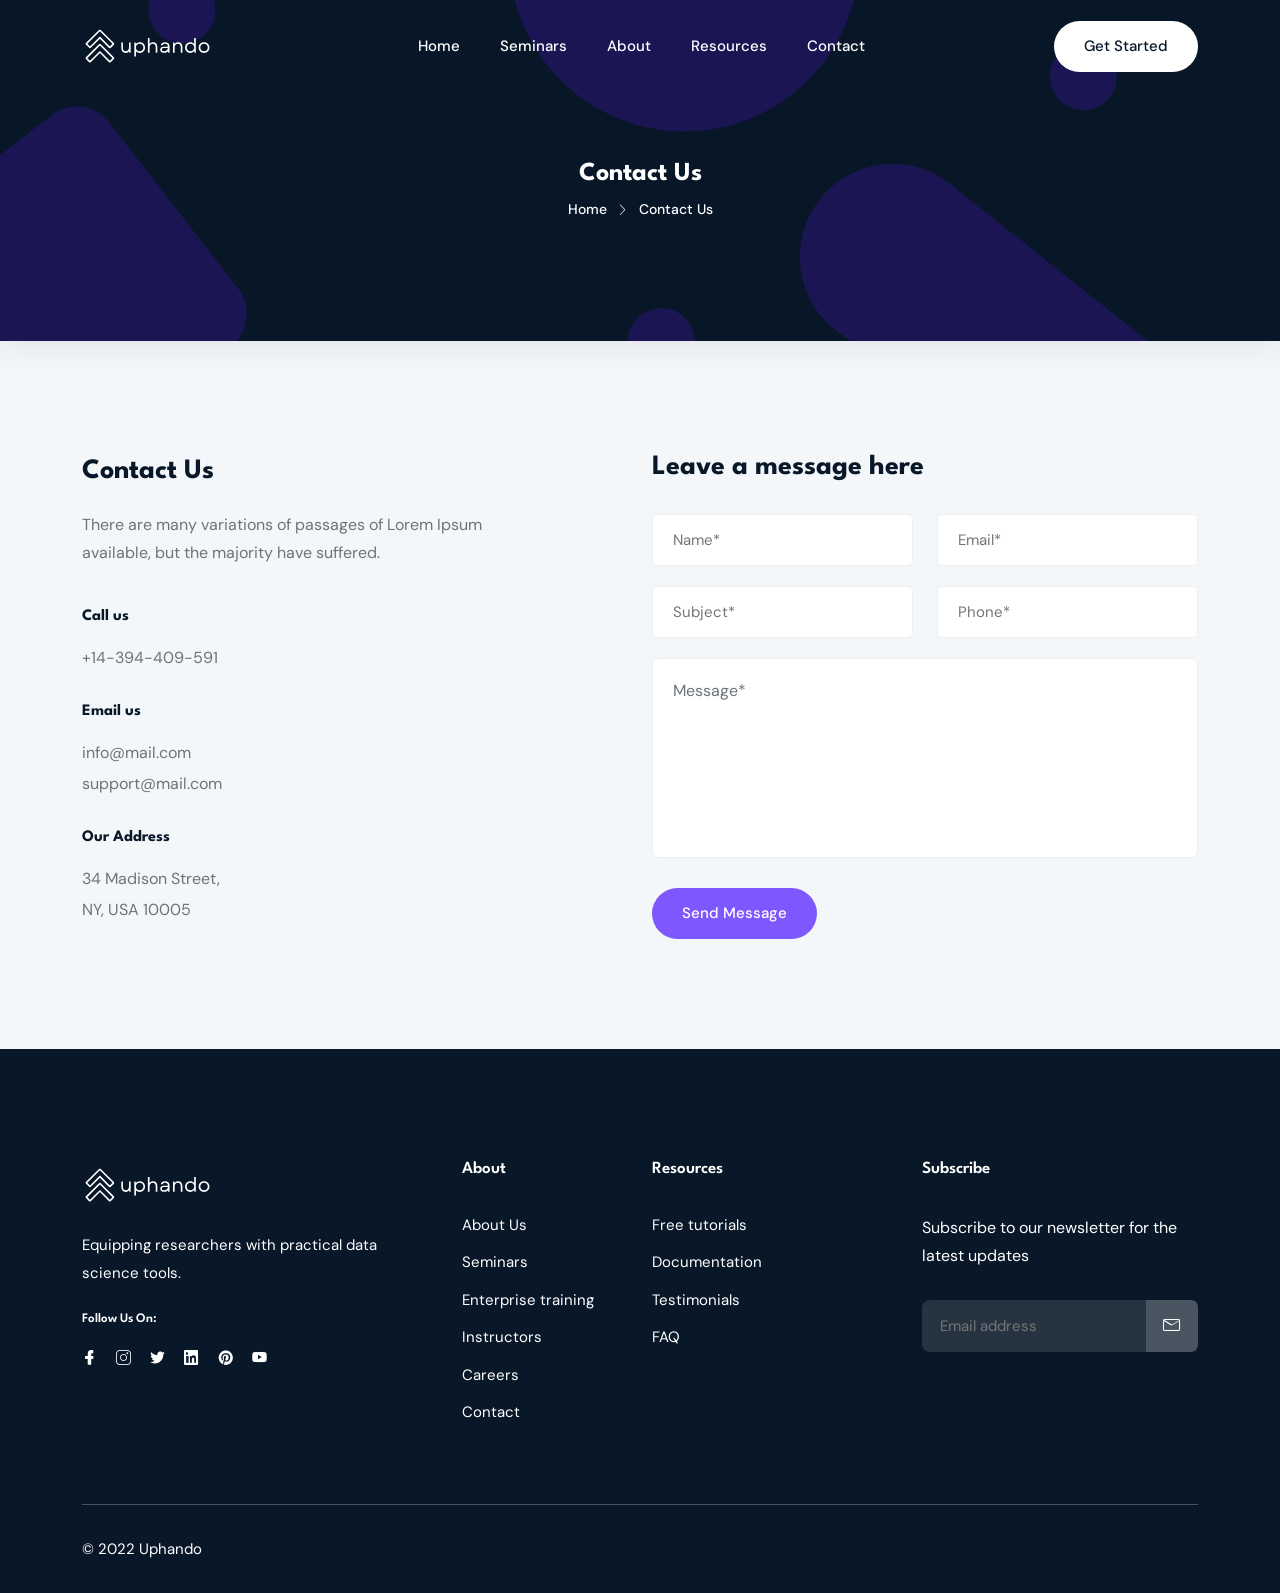
<file: contact.html>
<!DOCTYPE html>
<html class="no-js" lang="zxx">

<head>
    <meta charset="utf-8" />
    <meta http-equiv="x-ua-compatible" content="ie=edge" />
    <title>Contact Us - Craft Startup Landing Page Template.</title>
    <meta name="description" content="" />
    <meta name="viewport" content="width=device-width, initial-scale=1" />
    <link rel="shortcut icon" type="image/x-icon" href="assets/images/favicon.svg" />

    <!-- ========================= CSS here ========================= -->
    <link rel="stylesheet" href="assets/css/bootstrap.min.css" />
    <link rel="stylesheet" href="assets/css/LineIcons.3.0.css" />
    <link rel="stylesheet" href="assets/css/animate.css" />
    <link rel="stylesheet" href="assets/css/tiny-slider.css" />
    <link rel="stylesheet" href="assets/css/glightbox.min.css" />
    <link rel="stylesheet" href="assets/css/main.css" />

</head>

<body>
    <!--[if lte IE 9]>
      <p class="browserupgrade">
        You are using an <strong>outdated</strong> browser. Please
        <a href="https://browsehappy.com/">upgrade your browser</a> to improve
        your experience and security.
      </p>
    <![endif]-->

    <!-- Preloader -->
    <div class="preloader">
        <div class="preloader-inner">
            <div class="preloader-icon">
                <span></span>
                <span></span>
            </div>
        </div>
    </div>
    <!-- /End Preloader -->

    <!-- Start Header Area -->
    <header class="header navbar-area">
        <div class="container">
            <div class="row align-items-center">
                <div class="col-lg-12">
                    <div class="nav-inner">
                      <!-- Start Navbar -->
                      <nav class="navbar navbar-expand-lg">
                          <a class="navbar-brand" href="index.html">
                              <img src="assets/images/logo/white-logo.svg" alt="Logo">
                          </a>
                          <button class="navbar-toggler mobile-menu-btn" type="button" data-bs-toggle="collapse"
                              data-bs-target="#navbarSupportedContent" aria-controls="navbarSupportedContent"
                              aria-expanded="false" aria-label="Toggle navigation">
                              <span class="toggler-icon"></span>
                              <span class="toggler-icon"></span>
                              <span class="toggler-icon"></span>
                          </button>
                          <div class="collapse navbar-collapse sub-menu-bar" id="navbarSupportedContent">
                              <ul id="nav" class="navbar-nav ms-auto">
                                  <li class="nav-item">
                                      <a href="index.html" class="active" aria-label="Toggle navigation">Home</a>
                                  </li>
                                  <li class="nav-item">
                                      <a class="dd-menu collapsed" href="javascript:void(0)" data-bs-toggle="collapse"
                                          data-bs-target="#submenu-1-2" aria-controls="navbarSupportedContent"
                                          aria-expanded="false" aria-label="Toggle navigation">Seminars</a>
                                      <ul class="sub-menu collapse" id="submenu-1-2">
                                          <li class="nav-item"><a href="seminars.html">Online Seminars</a>
                                          </li>
                                          <li class="nav-item"><a href="onsite.html">On Site Workshops</a></li>
                                      </ul>
                                  </li>
                                  <li class="nav-item">
                                      <a class="dd-menu collapsed" href="javascript:void(0)" data-bs-toggle="collapse"
                                          data-bs-target="#submenu-1-1" aria-controls="navbarSupportedContent"
                                          aria-expanded="false" aria-label="Toggle navigation">About</a>
                                      <ul class="sub-menu collapse" id="submenu-1-1">
                                          <li class="nav-item"><a href="about-us.html">About Us</a></li>
                                          <li class="nav-item"><a href="about-us.html#instructors">Instructors</a></li>
                                          <li class="nav-item"><a href="faq.html">FAQ</a></li>
                                      </ul>
                                  </li>
                                  <li class="nav-item">
                                      <a href="about-us.html" aria-label="Toggle navigation">Resources</a>
                                  </li>
                                  <li class="nav-item">
                                      <a href="contact.html" aria-label="Toggle navigation">Contact</a>
                                  </li>
                              </ul>
                          </div> <!-- navbar collapse -->
                          <div class="button">
                              <a href="signup.html" class="btn">Get started</a>
                          </div>
                      </nav>
                      <!-- End Navbar -->
                    </div>
                </div>
            </div> <!-- row -->
        </div> <!-- container -->
    </header>
    <!-- End Header Area -->

    <!-- Start Breadcrumbs -->
    <div class="breadcrumbs">
        <div class="container">
            <div class="row align-items-center">
                <div class="col-lg-6 offset-lg-3 col-md-12 col-12">
                    <div class="breadcrumbs-content">
                        <h1 class="page-title">Contact Us</h1>
                        <ul class="breadcrumb-nav">
                            <li><a href="index.html">Home</a></li>
                            <li>Contact Us</li>
                        </ul>
                    </div>
                </div>
            </div>
        </div>
    </div>
    <!-- End Breadcrumbs -->

    <!-- Start Contact Area -->
    <div class="contact-us section">
        <div class="container">
            <div class="row">
                <div class="col-lg-6 col-12">
                    <div class="contact-widget-wrapper">
                        <div class="main-title">
                            <h2>Contact Us</h2>
                            <p>There are many variations of passages of Lorem
                                Ipsum available, but the majority have suffered.</p>
                        </div>
                        <div class="contact-widget-block">
                            <h3 class="title">Call us</h3>
                            <p>+14-394-409-591</p>
                        </div>
                        <div class="contact-widget-block">
                            <h3 class="title">Email us</h3>
                            <p>info@mail.com</p>
                            <p>support@mail.com</p>
                        </div>
                        <div class="contact-widget-block">
                            <h3 class="title">Our Address</h3>
                            <p>34 Madison Street,</p>
                            <p>NY, USA 10005</p>
                        </div>
                    </div>
                </div>
                <div class="col-lg-6 col-12">
                    <div class="contact-form">
                        <h3 class="form-title">Leave a message here</h3>
                        <form class="form" method="post" action="assets/mail/mail.php">
                            <div class="row">
                                <div class="col-lg-6 col-md-6 col-12">
                                    <div class="form-group">
                                        <input name="name" type="text" placeholder="Name*" required="required">
                                    </div>
                                </div>
                                <div class="col-lg-6 col-md-6 col-12">
                                    <div class="form-group">
                                        <input name="email" type="email" placeholder="Email*" required="required">
                                    </div>
                                </div>
                                <div class="col-lg-6 col-md-6 col-12">
                                    <div class="form-group">
                                        <input name="subject" type="text" placeholder="Subject*" required="required">
                                    </div>
                                </div>
                                <div class="col-lg-6 col-md-6 col-12">
                                    <div class="form-group">
                                        <input name="phone" type="text" placeholder="Phone*" required="required">
                                    </div>
                                </div>
                                <div class="col-12">
                                    <div class="form-group">
                                        <textarea placeholder="Message*" name="message" id="message-area"
                                            class="form-control"></textarea>
                                    </div>
                                </div>
                                <div class="col-12">
                                    <div class="button">
                                        <button type="submit" class="btn ">Send Message</button>
                                    </div>
                                </div>
                            </div>
                        </form>
                    </div>
                </div>
            </div>
        </div>
    </div>
    <!-- End Contact Area -->

    <!-- Start Google-map Area -->
    <!-- <div class="map-section">
        <div class="container">
            <div class="row">
                <div class="col-12">
                    <div class="mapouter">
                        <div class="gmap_canvas"><iframe width="100%" height="500" id="gmap_canvas"
                                src="https://maps.google.com/maps?q=New%20York&t=&z=13&ie=UTF8&iwloc=&output=embed"
                                frameborder="0" scrolling="no" marginheight="0" marginwidth="0"></iframe>
                        </div>
                    </div>
                </div>
            </div>
        </div>
    </div> -->
    <!-- End Google-map Area -->

    <!-- Start Footer Area -->
    <footer class="footer section">
        <!-- Start Footer Top -->
        <div class="footer-top">
            <div class="container">
                <div class="inner-content">
                    <div class="row">
                        <div class="col-lg-4 col-md-6 col-12">
                            <!-- Single Widget -->
                            <div class="single-footer f-about">
                                <div class="logo">
                                    <a href="index.html">
                                        <img src="assets/images/logo/white-logo.svg" alt="#">
                                    </a>
                                </div>
                                <p>Equipping researchers with practical data science tools.</p>
                                <h4 class="social-title">Follow Us On:</h4>
                                <ul class="social">
                                    <li><a href="javascript:void(0)"><i class="lni lni-facebook-filled"></i></a></li>
                                    <li><a href="javascript:void(0)"><i class="lni lni-instagram"></i></a></li>
                                    <li><a href="javascript:void(0)"><i class="lni lni-twitter-original"></i></a></li>
                                    <li><a href="javascript:void(0)"><i class="lni lni-linkedin-original"></i></a></li>
                                    <li><a href="javascript:void(0)"><i class="lni lni-pinterest"></i></a></li>
                                    <li><a href="javascript:void(0)"><i class="lni lni-youtube"></i></a></li>
                                </ul>
                            </div>
                            <!-- End Single Widget -->
                        </div>
                        <div class="col-lg-2 col-md-6 col-12">
                            <!-- Single Widget -->
                            <div class="single-footer f-link">
                                <h3>About</h3>
                                <ul>
                                    <li><a href="javascript:void(0)">About Us</a></li>
                                    <li><a href="javascript:void(0)">Seminars</a></li>
                                    <li><a href="javascript:void(0)">Enterprise training</a></li>
                                    <li><a href="javascript:void(0)">Instructors</a></li>
                                    <li><a href="javascript:void(0)">Careers</a></li>
                                    <li><a href="javascript:void(0)">Contact</a></li>
                                </ul>
                            </div>
                            <!-- End Single Widget -->
                        </div>
                        <div class="col-lg-2 col-md-6 col-12">
                            <!-- Single Widget -->
                            <div class="single-footer f-link">
                                <h3>Resources</h3>
                                <ul>
                                    <li><a href="javascript:void(0)">Free tutorials</a></li>
                                    <li><a href="javascript:void(0)">Documentation</a></li>
                                    <li><a href="javascript:void(0)">Testimonials</a></li>
                                    <li><a href="javascript:void(0)">FAQ</a></li>
                                </ul>
                            </div>
                            <!-- End Single Widget -->
                        </div>
                        <div class="col-lg-4 col-md-6 col-12">
                            <!-- Single Widget -->
                            <div class="single-footer newsletter">
                                <h3>Subscribe</h3>
                                <p>Subscribe to our newsletter for the latest updates</p>
                                <form action="#" method="get" target="_blank" class="newsletter-form">
                                    <input name="EMAIL" placeholder="Email address" required="required" type="email">
                                    <div class="button">
                                        <button class="sub-btn"><i class="lni lni-envelope"></i>
                                        </button>
                                    </div>
                                </form>
                            </div>
                            <!-- End Single Widget -->
                        </div>
                    </div>
                </div>
            </div>
        </div>
        <!--/ End Footer Top -->
        <!-- Start Copyright Area -->
        <div class="copyright-area">
            <div class="container">
                <div class="inner-content">
                    <div class="row">
                        <div class="col-lg-6 col-md-6 col-12">
                            <p class="copyright-text">© 2022 Uphando</p>
                        </div>

                    </div>
                </div>
            </div>
        </div>
        <!-- End Copyright Area -->
    </footer>
    <!--/ End Footer Area -->

    <!-- ========================= scroll-top ========================= -->
    <a href="#" class="scroll-top">
        <i class="lni lni-chevron-up"></i>
    </a>

    <!-- ========================= JS here ========================= -->
    <script src="assets/js/bootstrap.min.js"></script>
    <script src="assets/js/wow.min.js"></script>
    <script src="assets/js/tiny-slider.js"></script>
    <script src="assets/js/glightbox.min.js"></script>
    <script src="assets/js/count-up.min.js"></script>
    <script src="assets/js/main.js"></script>
</body>

</html>
</file>
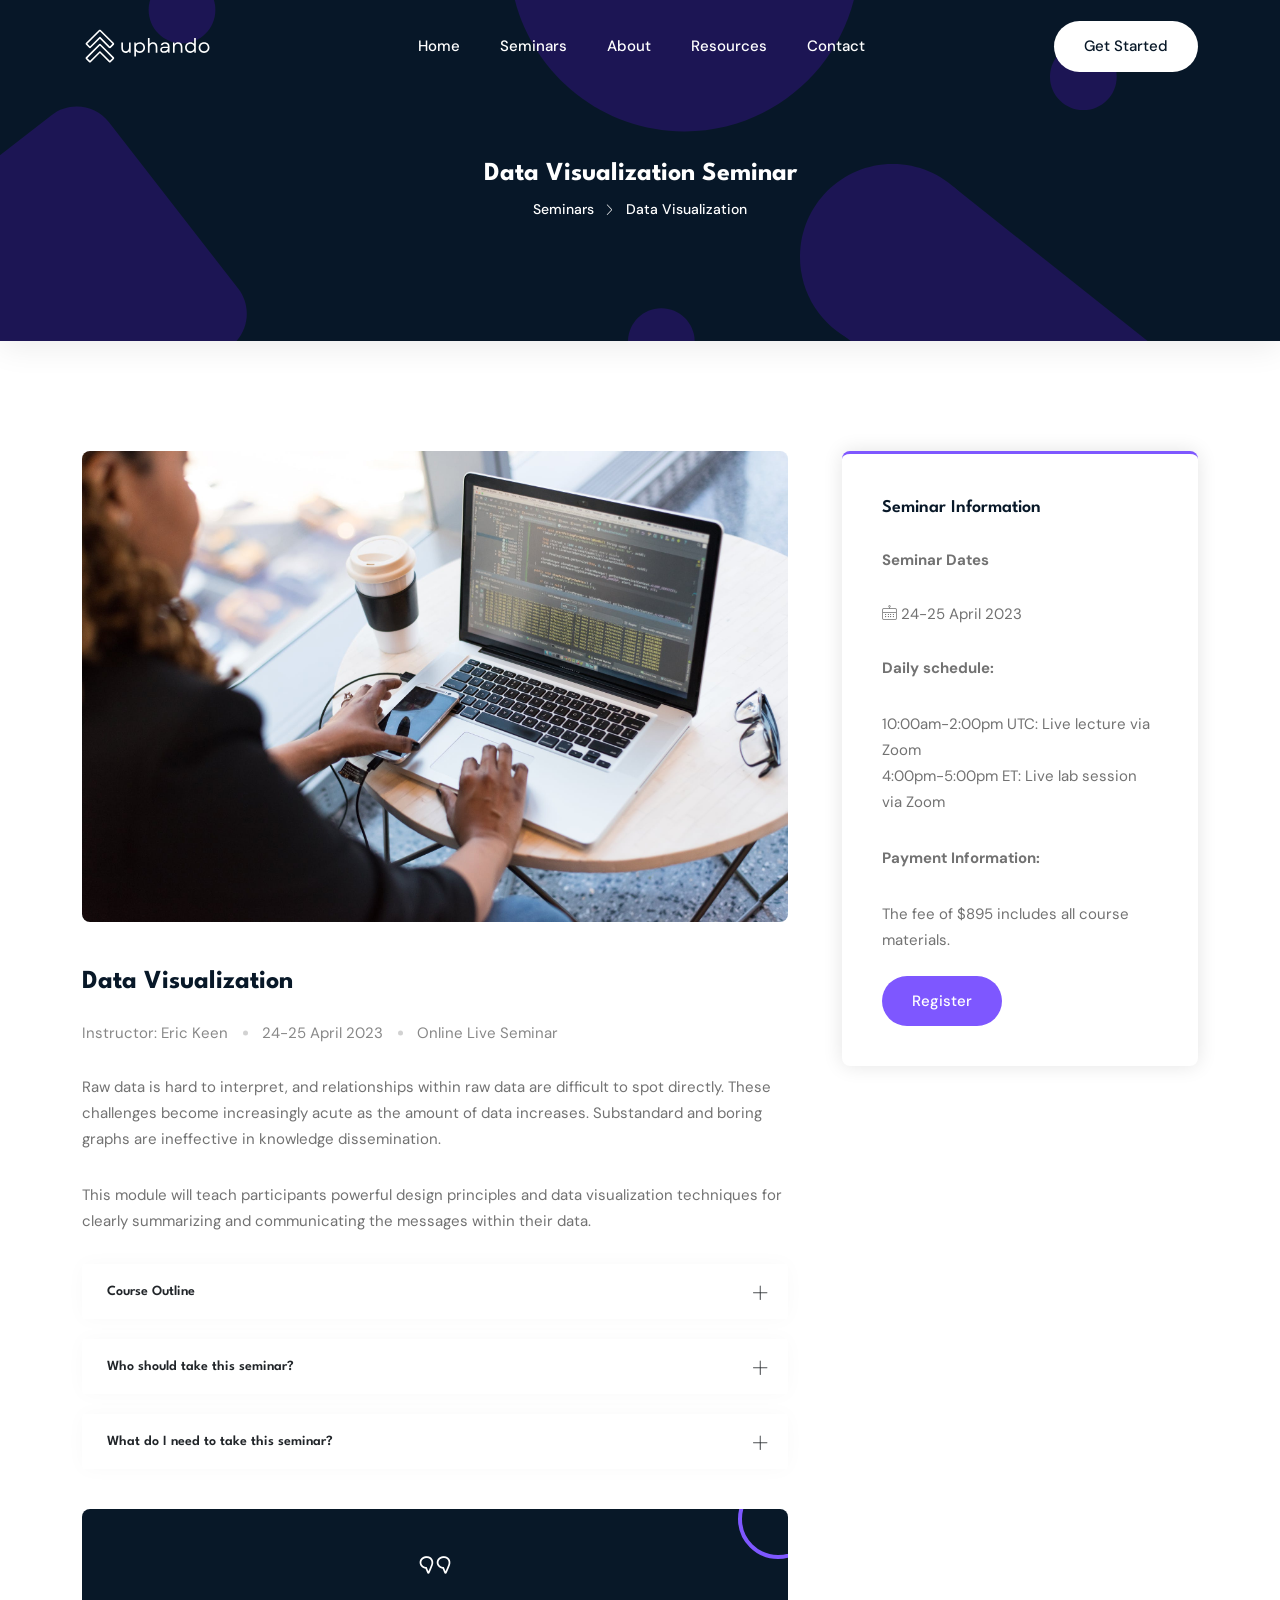
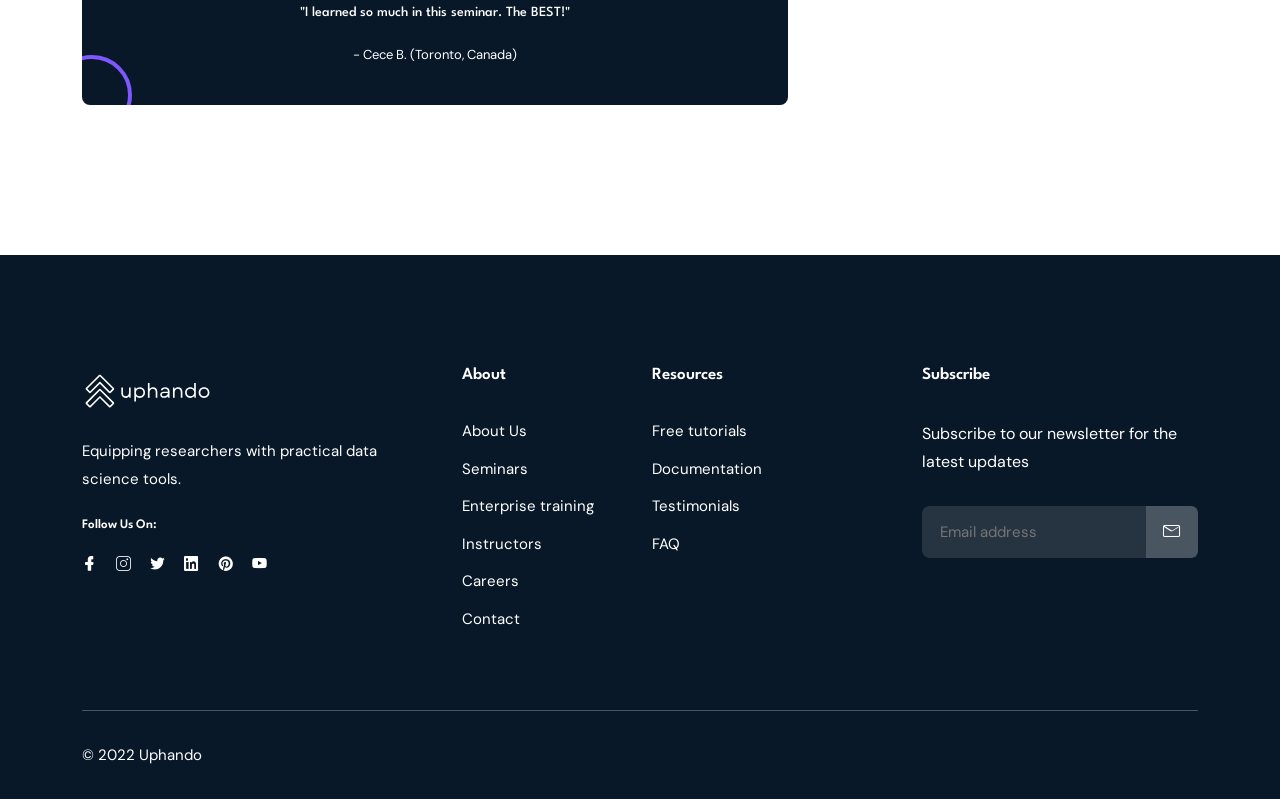
<file: dataviz.html>
<!DOCTYPE html>
<html class="no-js" lang="zxx">

<head>
    <meta charset="utf-8" />
    <meta http-equiv="x-ua-compatible" content="ie=edge" />
    <title>Data Visualization seminar</title>
    <meta name="description" content="" />
    <meta name="viewport" content="width=device-width, initial-scale=1" />
    <link rel="shortcut icon" type="image/x-icon" href="assets/images/favicon.svg" />

    <!-- ========================= CSS here ========================= -->
    <link rel="stylesheet" href="assets/css/bootstrap.min.css" />
    <link rel="stylesheet" href="assets/css/LineIcons.3.0.css" />
    <link rel="stylesheet" href="assets/css/animate.css" />
    <link rel="stylesheet" href="assets/css/tiny-slider.css" />
    <link rel="stylesheet" href="assets/css/glightbox.min.css" />
    <link rel="stylesheet" href="assets/css/main.css" />

</head>

<body>
    <!--[if lte IE 9]>
      <p class="browserupgrade">
        You are using an <strong>outdated</strong> browser. Please
        <a href="https://browsehappy.com/">upgrade your browser</a> to improve
        your experience and security.
      </p>
    <![endif]-->

    <!-- Preloader -->
    <div class="preloader">
        <div class="preloader-inner">
            <div class="preloader-icon">
                <span></span>
                <span></span>
            </div>
        </div>
    </div>
    <!-- /End Preloader -->

    <!-- Start Header Area -->
    <header class="header navbar-area">
        <div class="container">
            <div class="row align-items-center">
                <div class="col-lg-12">
                    <div class="nav-inner">
                      <!-- Start Navbar -->
                      <nav class="navbar navbar-expand-lg">
                          <a class="navbar-brand" href="index.html">
                              <img src="assets/images/logo/white-logo.svg" alt="Logo">
                          </a>
                          <button class="navbar-toggler mobile-menu-btn" type="button" data-bs-toggle="collapse"
                              data-bs-target="#navbarSupportedContent" aria-controls="navbarSupportedContent"
                              aria-expanded="false" aria-label="Toggle navigation">
                              <span class="toggler-icon"></span>
                              <span class="toggler-icon"></span>
                              <span class="toggler-icon"></span>
                          </button>
                          <div class="collapse navbar-collapse sub-menu-bar" id="navbarSupportedContent">
                              <ul id="nav" class="navbar-nav ms-auto">
                                  <li class="nav-item">
                                      <a href="index.html" class="active" aria-label="Toggle navigation">Home</a>
                                  </li>
                                  <li class="nav-item">
                                      <a class="dd-menu collapsed" href="javascript:void(0)" data-bs-toggle="collapse"
                                          data-bs-target="#submenu-1-2" aria-controls="navbarSupportedContent"
                                          aria-expanded="false" aria-label="Toggle navigation">Seminars</a>
                                      <ul class="sub-menu collapse" id="submenu-1-2">
                                          <li class="nav-item"><a href="seminars.html">Online Seminars</a>
                                          </li>
                                          <li class="nav-item"><a href="onsite.html">On Site Workshops</a></li>
                                      </ul>
                                  </li>
                                  <li class="nav-item">
                                      <a class="dd-menu collapsed" href="javascript:void(0)" data-bs-toggle="collapse"
                                          data-bs-target="#submenu-1-1" aria-controls="navbarSupportedContent"
                                          aria-expanded="false" aria-label="Toggle navigation">About</a>
                                      <ul class="sub-menu collapse" id="submenu-1-1">
                                          <li class="nav-item"><a href="about-us.html">About Us</a></li>
                                          <li class="nav-item"><a href="about-us.html#instructors">Instructors</a></li>
                                          <li class="nav-item"><a href="faq.html">FAQ</a></li>
                                      </ul>
                                  </li>
                                  <li class="nav-item">
                                      <a href="about-us.html" aria-label="Toggle navigation">Resources</a>
                                  </li>
                                  <li class="nav-item">
                                      <a href="contact.html" aria-label="Toggle navigation">Contact</a>
                                  </li>
                              </ul>
                          </div> <!-- navbar collapse -->
                          <div class="button">
                              <a href="signup.html" class="btn">Get started</a>
                          </div>
                      </nav>
                      <!-- End Navbar -->
                    </div>
                </div>
            </div> <!-- row -->
        </div> <!-- container -->
    </header>
    <!-- End Header Area -->

    <!-- Start Breadcrumbs -->
    <div class="breadcrumbs">
        <div class="container">
            <div class="row align-items-center">
                <div class="col-lg-6 offset-lg-3 col-md-12 col-12">
                    <div class="breadcrumbs-content">
                        <h1 class="page-title">Data Visualization Seminar</h1>
                        <ul class="breadcrumb-nav">
                            <li><a href="index.html">Seminars</a></li>
                            <li>Data Visualization</li>
                        </ul>
                    </div>
                </div>
            </div>
        </div>
    </div>
    <!-- End Breadcrumbs -->

    <!-- Start Blog Singel Area -->
    <section class="section blog-single">
        <div class="container">
            <div class="row">
                <div class="col-lg-8 col-md-12 col-12">
                    <div class="single-inner">
                        <div class="post-details">
                            <div class="main-content-head">
                                <div class="post-thumbnils">
                                    <img src="assets/images/rstudio.jpeg" alt="#">
                                </div>
                                <div class="meta-information">
                                    <h2 class="post-title">Data Visualization
                                    </h2>
                                    <!-- End Meta Info -->
                                    <ul class="meta-info">
                                        <li>
                                            <a href="javascript:void(0)">Instructor: Eric Keen</a>
                                        </li>
                                        <li>
                                            <a href="javascript:void(0)">24-25 April 2023</a>
                                        </li>
                                        <li>
                                            <a href="javascript:void(0)">Online Live Seminar</a>
                                        </li>
                                    </ul>
                                    <!-- End Meta Info -->
                                </div>
                                <div class="detail-inner">
                                    <p>Raw data is hard to interpret, and relationships within raw data are difficult to spot directly.
                                      These challenges become increasingly acute as the amount of data increases. Substandard and boring
                                      graphs are ineffective in knowledge dissemination.</p>
                                    <p>This module will teach participants powerful design principles and data visualization techniques
                                      for clearly summarizing and communicating the messages within their data.</p>

                                    <div class="row">
                                        <div class="col-12">
                                            <div class="accordion" id="accordionExample">
                                                <div class="accordion-item">
                                                    <h2 class="accordion-header" id="heading1">
                                                        <button class="accordion-button collapsed" type="button" data-bs-toggle="collapse"
                                                            data-bs-target="#collapse1" aria-expanded="false" aria-controls="collapse1">
                                                            <span class="title">Course Outline</span><i
                                                                class="lni lni-plus"></i>
                                                        </button>
                                                    </h2>
                                                    <div id="collapse1" class="accordion-collapse collapse" aria-labelledby="heading1"
                                                        data-bs-parent="#accordionExample">
                                                        <div class="accordion-body">
                                                            <p>Lorem ipsum dolor sit amet, consectetur adipiscing elit. Aliquam consectetur sit
                                                                amet ante nec vulputate. Nulla aliquam, justo auctor consequat tincidunt, arcu
                                                                erat mattis lorem.</p>
                                                            <p>Lorem ipsum dolor sit amet, consectetur adipiscing elit. Aliquam consectetur sit
                                                                amet ante nec vulputate.</p>
                                                        </div>
                                                    </div>
                                                </div>
                                                <div class="accordion-item">
                                                    <h2 class="accordion-header" id="heading2">
                                                        <button class="accordion-button collapsed" type="button" data-bs-toggle="collapse"
                                                            data-bs-target="#collapse2" aria-expanded="false" aria-controls="collapse2">
                                                            <span class="title">Who should take this seminar?</span><i
                                                                class="lni lni-plus"></i>
                                                        </button>
                                                    </h2>
                                                    <div id="collapse2" class="accordion-collapse collapse" aria-labelledby="heading2"
                                                        data-bs-parent="#accordionExample">
                                                        <div class="accordion-body">
                                                            <p>Anim pariatur cliche reprehenderit, enim eiusmod high life accusamus terry
                                                                richardson ad squid. 3 wolf moon officia aute. non cupidatat skateboard dolor
                                                                brunch. Foosd truck quinoa nesciunt laborum eiusmod. Brunch 3 wolf moon tempor.
                                                            </p>
                                                            <p>
                                                                sunt alqua put a bird on it squid single-origin coffee nulla assumenda
                                                                shoreditch et. Nihil anim ke ffiyeh helvetica, craft beer labore wes anderson
                                                                cred nesciunt sapiente ea proident.</p>
                                                        </div>
                                                    </div>
                                                </div>
                                                <div class="accordion-item">
                                                    <h2 class="accordion-header" id="heading2">
                                                        <button class="accordion-button collapsed" type="button" data-bs-toggle="collapse"
                                                            data-bs-target="#collapse3" aria-expanded="false" aria-controls="collapse3">
                                                            <span class="title">What do I need to take this seminar?</span><i
                                                                class="lni lni-plus"></i>
                                                        </button>
                                                    </h2>
                                                    <div id="collapse3" class="accordion-collapse collapse" aria-labelledby="heading2"
                                                        data-bs-parent="#accordionExample">
                                                        <div class="accordion-body">
                                                            <p>Anim pariatur cliche reprehenderit, enim eiusmod high life accusamus terry
                                                                richardson ad squid. 3 wolf moon officia aute. non cupidatat skateboard dolor
                                                                brunch. Foosd truck quinoa nesciunt laborum eiusmod. Brunch 3 wolf moon tempor.
                                                            </p>
                                                            <p>
                                                                sunt alqua put a bird on it squid single-origin coffee nulla assumenda
                                                                shoreditch et. Nihil anim ke ffiyeh helvetica, craft beer labore wes anderson
                                                                cred nesciunt sapiente ea proident.</p>
                                                        </div>
                                                    </div>
                                                </div>
                                              </div>
                                            </div>
                                          </div>
                                          <!--End FAQ -->

                                          <blockquote>
                                              <div class="icon">
                                                  <i class="lni lni-quotation"></i>
                                              </div>
                                              <h4>"I learned so much in this seminar. The BEST!"</h4>
                                              <span>- Cece B. (Toronto, Canada)</span>
                                          </blockquote>

                                </div>
                            </div>
                        </div>
                    </div>

                </div>
                <aside class="col-lg-4 col-md-12 col-12">
                    <div class="sidebar">
                        <!-- Start Single Widget -->
                        <div class="widget popular-feeds">
                            <h5 class="widget-title">Seminar Information</h5>
                                <div class="text">
                                    <p><b>Seminar Dates</b></p>
                                    <span class="time"><i class="lni lni-calendar"></i> 24-25 April 2023</span>
                                    <br>
                                    <p><b>Daily schedule:</b><p>
                                      <p>
                                      10:00am-2:00pm UTC: Live lecture via Zoom<br>
                                      4:00pm-5:00pm ET: Live lab session via Zoom<br>
                                      </p>
                                    <p><b>Payment Information:</b></p>
                                    <p>The fee of $895 includes all course materials.</p>
                                </div>
                                <br>
                                <div class="button">
                                    <a href="signup.html" class="btn">Register</a>
                                </div>
                        </div>

                        <!-- End Single Widget -->

                    </div>
                </aside>
            </div>
        </div>
    </section>
    <!-- End Blog Single Area -->

    <!-- Start Footer Area -->
    <footer class="footer section">
        <!-- Start Footer Top -->
        <div class="footer-top">
            <div class="container">
                <div class="inner-content">
                    <div class="row">
                        <div class="col-lg-4 col-md-6 col-12">
                            <!-- Single Widget -->
                            <div class="single-footer f-about">
                                <div class="logo">
                                    <a href="index.html">
                                        <img src="assets/images/logo/white-logo.svg" alt="#">
                                    </a>
                                </div>
                                <p>Equipping researchers with practical data science tools.</p>
                                <h4 class="social-title">Follow Us On:</h4>
                                <ul class="social">
                                    <li><a href="javascript:void(0)"><i class="lni lni-facebook-filled"></i></a></li>
                                    <li><a href="javascript:void(0)"><i class="lni lni-instagram"></i></a></li>
                                    <li><a href="javascript:void(0)"><i class="lni lni-twitter-original"></i></a></li>
                                    <li><a href="javascript:void(0)"><i class="lni lni-linkedin-original"></i></a></li>
                                    <li><a href="javascript:void(0)"><i class="lni lni-pinterest"></i></a></li>
                                    <li><a href="javascript:void(0)"><i class="lni lni-youtube"></i></a></li>
                                </ul>
                            </div>
                            <!-- End Single Widget -->
                        </div>
                        <div class="col-lg-2 col-md-6 col-12">
                            <!-- Single Widget -->
                            <div class="single-footer f-link">
                                <h3>About</h3>
                                <ul>
                                    <li><a href="javascript:void(0)">About Us</a></li>
                                    <li><a href="javascript:void(0)">Seminars</a></li>
                                    <li><a href="javascript:void(0)">Enterprise training</a></li>
                                    <li><a href="javascript:void(0)">Instructors</a></li>
                                    <li><a href="javascript:void(0)">Careers</a></li>
                                    <li><a href="javascript:void(0)">Contact</a></li>
                                </ul>
                            </div>
                            <!-- End Single Widget -->
                        </div>
                        <div class="col-lg-2 col-md-6 col-12">
                            <!-- Single Widget -->
                            <div class="single-footer f-link">
                                <h3>Resources</h3>
                                <ul>
                                    <li><a href="javascript:void(0)">Free tutorials</a></li>
                                    <li><a href="javascript:void(0)">Documentation</a></li>
                                    <li><a href="javascript:void(0)">Testimonials</a></li>
                                    <li><a href="javascript:void(0)">FAQ</a></li>
                                </ul>
                            </div>
                            <!-- End Single Widget -->
                        </div>
                        <div class="col-lg-4 col-md-6 col-12">
                            <!-- Single Widget -->
                            <div class="single-footer newsletter">
                                <h3>Subscribe</h3>
                                <p>Subscribe to our newsletter for the latest updates</p>
                                <form action="#" method="get" target="_blank" class="newsletter-form">
                                    <input name="EMAIL" placeholder="Email address" required="required" type="email">
                                    <div class="button">
                                        <button class="sub-btn"><i class="lni lni-envelope"></i>
                                        </button>
                                    </div>
                                </form>
                            </div>
                            <!-- End Single Widget -->
                        </div>
                    </div>
                </div>
            </div>
        </div>
        <!--/ End Footer Top -->
        <!-- Start Copyright Area -->
        <div class="copyright-area">
            <div class="container">
                <div class="inner-content">
                    <div class="row">
                        <div class="col-lg-6 col-md-6 col-12">
                            <p class="copyright-text">© 2022 Uphando</p>
                        </div>

                    </div>
                </div>
            </div>
        </div>
        <!-- End Copyright Area -->
    </footer>
    <!--/ End Footer Area -->

    <!-- ========================= scroll-top ========================= -->
    <a href="#" class="scroll-top">
        <i class="lni lni-chevron-up"></i>
    </a>

    <!-- ========================= JS here ========================= -->
    <script src="assets/js/bootstrap.min.js"></script>
    <script src="assets/js/wow.min.js"></script>
    <script src="assets/js/tiny-slider.js"></script>
    <script src="assets/js/glightbox.min.js"></script>
    <script src="assets/js/count-up.min.js"></script>
    <script src="assets/js/main.js"></script>
</body>

</html>
</file>
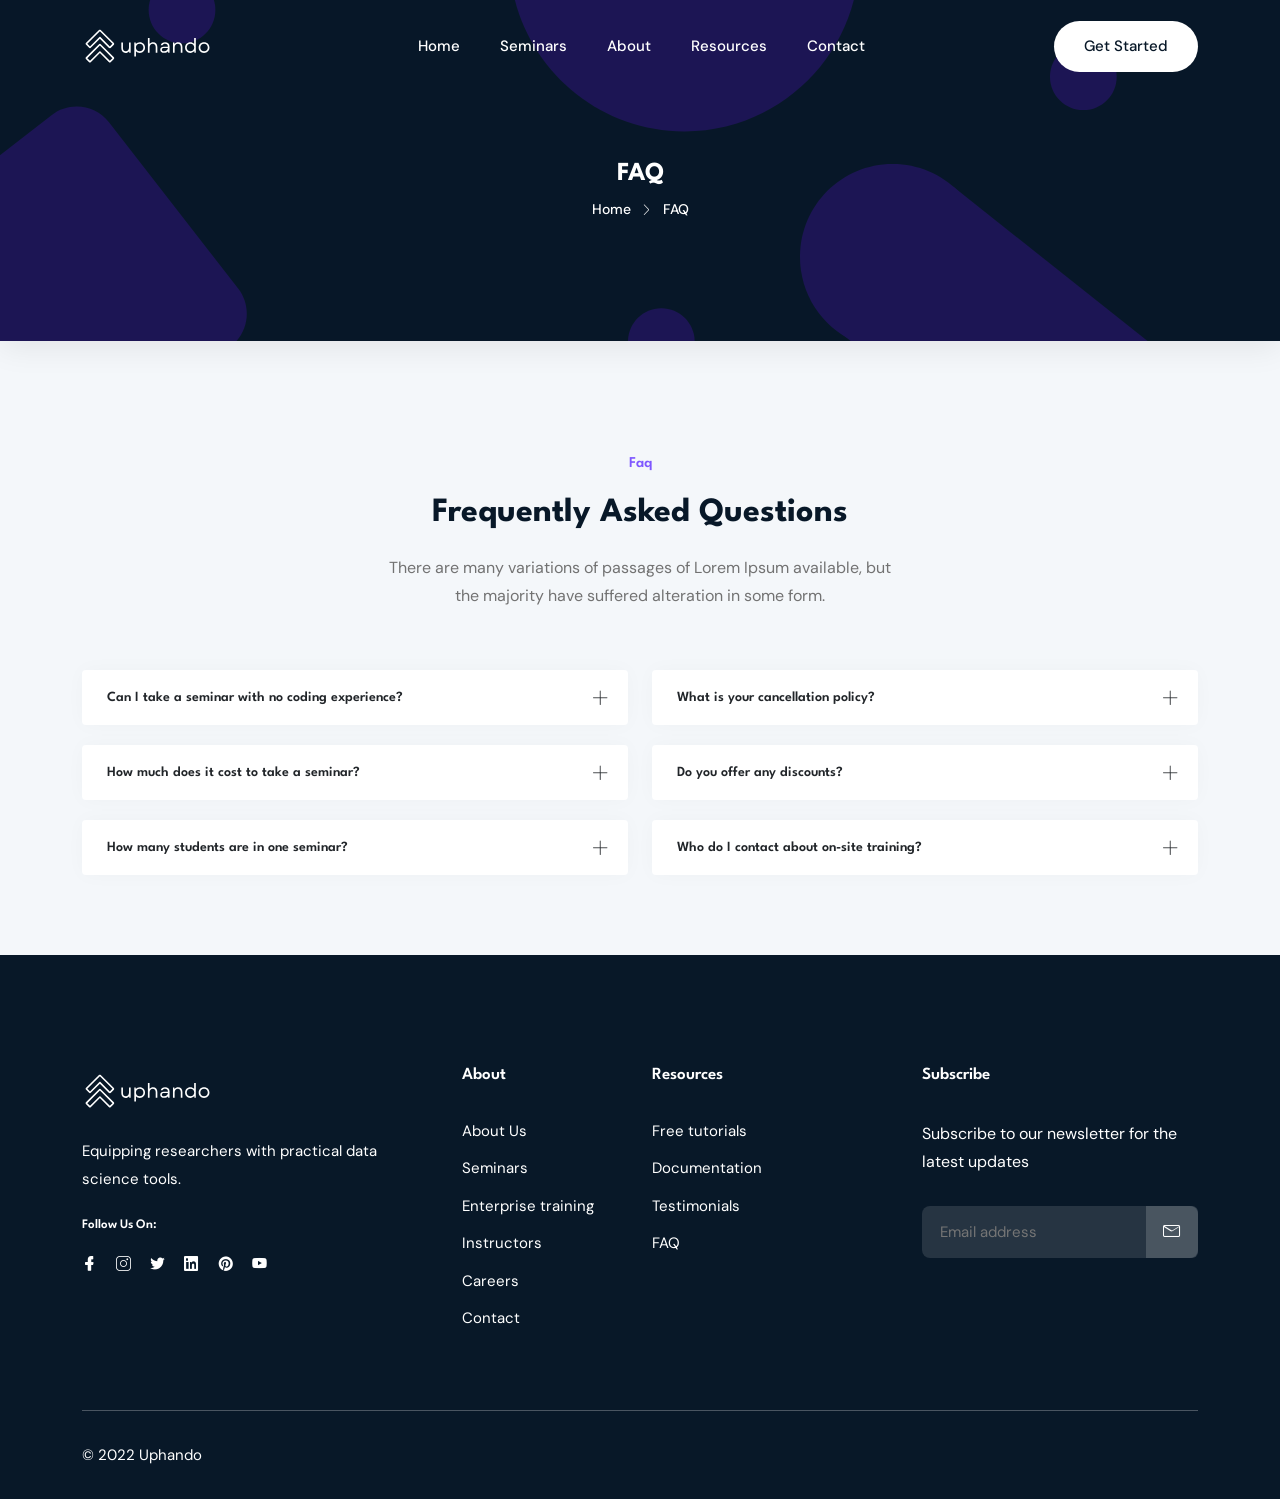
<file: faq.html>
<!DOCTYPE html>
<html class="no-js" lang="zxx">

<head>
    <meta charset="utf-8" />
    <meta http-equiv="x-ua-compatible" content="ie=edge" />
    <title>About Us - Craft Startup Landing Page Template.</title>
    <meta name="description" content="" />
    <meta name="viewport" content="width=device-width, initial-scale=1" />
    <link rel="shortcut icon" type="image/x-icon" href="assets/images/favicon.svg" />

    <!-- ========================= CSS here ========================= -->
    <link rel="stylesheet" href="assets/css/bootstrap.min.css" />
    <link rel="stylesheet" href="assets/css/LineIcons.3.0.css" />
    <link rel="stylesheet" href="assets/css/animate.css" />
    <link rel="stylesheet" href="assets/css/tiny-slider.css" />
    <link rel="stylesheet" href="assets/css/glightbox.min.css" />
    <link rel="stylesheet" href="assets/css/main.css" />

</head>

<body>
    <!--[if lte IE 9]>
      <p class="browserupgrade">
        You are using an <strong>outdated</strong> browser. Please
        <a href="https://browsehappy.com/">upgrade your browser</a> to improve
        your experience and security.
      </p>
    <![endif]-->

    <!-- Preloader -->
    <div class="preloader">
        <div class="preloader-inner">
            <div class="preloader-icon">
                <span></span>
                <span></span>
            </div>
        </div>
    </div>
    <!-- /End Preloader -->

    <!-- Start Header Area -->
    <header class="header navbar-area">
        <div class="container">
            <div class="row align-items-center">
                <div class="col-lg-12">
                    <div class="nav-inner">
                      <!-- Start Navbar -->
                      <nav class="navbar navbar-expand-lg">
                          <a class="navbar-brand" href="index.html">
                              <img src="assets/images/logo/white-logo.svg" alt="Logo">
                          </a>
                          <button class="navbar-toggler mobile-menu-btn" type="button" data-bs-toggle="collapse"
                              data-bs-target="#navbarSupportedContent" aria-controls="navbarSupportedContent"
                              aria-expanded="false" aria-label="Toggle navigation">
                              <span class="toggler-icon"></span>
                              <span class="toggler-icon"></span>
                              <span class="toggler-icon"></span>
                          </button>
                          <div class="collapse navbar-collapse sub-menu-bar" id="navbarSupportedContent">
                              <ul id="nav" class="navbar-nav ms-auto">
                                  <li class="nav-item">
                                      <a href="index.html" class="active" aria-label="Toggle navigation">Home</a>
                                  </li>
                                  <li class="nav-item">
                                      <a class="dd-menu collapsed" href="javascript:void(0)" data-bs-toggle="collapse"
                                          data-bs-target="#submenu-1-2" aria-controls="navbarSupportedContent"
                                          aria-expanded="false" aria-label="Toggle navigation">Seminars</a>
                                      <ul class="sub-menu collapse" id="submenu-1-2">
                                          <li class="nav-item"><a href="seminars.html">Online Seminars</a>
                                          </li>
                                          <li class="nav-item"><a href="onsite.html">On Site Workshops</a></li>
                                      </ul>
                                  </li>
                                  <li class="nav-item">
                                      <a class="dd-menu collapsed" href="javascript:void(0)" data-bs-toggle="collapse"
                                          data-bs-target="#submenu-1-1" aria-controls="navbarSupportedContent"
                                          aria-expanded="false" aria-label="Toggle navigation">About</a>
                                      <ul class="sub-menu collapse" id="submenu-1-1">
                                          <li class="nav-item"><a href="about-us.html">About Us</a></li>
                                          <li class="nav-item"><a href="about-us.html#instructors">Instructors</a></li>
                                          <li class="nav-item"><a href="faq.html">FAQ</a></li>
                                      </ul>
                                  </li>
                                  <li class="nav-item">
                                      <a href="about-us.html" aria-label="Toggle navigation">Resources</a>
                                  </li>
                                  <li class="nav-item">
                                      <a href="contact.html" aria-label="Toggle navigation">Contact</a>
                                  </li>
                              </ul>
                          </div> <!-- navbar collapse -->
                          <div class="button">
                              <a href="signup.html" class="btn">Get started</a>
                          </div>
                      </nav>
                      <!-- End Navbar -->
                    </div>
                </div>
            </div> <!-- row -->
        </div> <!-- container -->
    </header>
    <!-- End Header Area -->

    <!-- Start Breadcrumbs -->
    <div class="breadcrumbs">
        <div class="container">
            <div class="row align-items-center">
                <div class="col-lg-6 offset-lg-3 col-md-12 col-12">
                    <div class="breadcrumbs-content">
                        <h1 class="page-title">FAQ</h1>
                        <ul class="breadcrumb-nav">
                            <li><a href="index.html">Home</a></li>
                            <li>FAQ</li>
                        </ul>
                    </div>
                </div>
            </div>
        </div>
    </div>
    <!-- End Breadcrumbs -->

    <!-- Start Faq Area -->
    <section class="faq section">
        <div class="container">
            <div class="row">
                <div class="col-12">
                    <div class="section-title">
                        <h3 class="wow zoomIn" data-wow-delay=".2s">Faq</h3>
                        <h2 class="wow fadeInUp" data-wow-delay=".4s">frequently asked questions</h2>
                        <p class="wow fadeInUp" data-wow-delay=".6s">There are many variations of passages of Lorem
                            Ipsum available, but the majority have
                            suffered alteration in some form.</p>
                    </div>
                </div>
            </div>
            <div class="row">
                <div class="col-lg-6 col-md-12 col-12">
                    <div class="accordion" id="accordionExample">
                        <div class="accordion-item">
                            <h2 class="accordion-header" id="heading1">
                                <button class="accordion-button collapsed" type="button" data-bs-toggle="collapse"
                                    data-bs-target="#collapse1" aria-expanded="false" aria-controls="collapse1">
                                    <span class="title">Can I take a seminar with no coding experience?</span><i
                                        class="lni lni-plus"></i>
                                </button>
                            </h2>
                            <div id="collapse1" class="accordion-collapse collapse" aria-labelledby="heading1"
                                data-bs-parent="#accordionExample">
                                <div class="accordion-body">
                                    <p>Lorem ipsum dolor sit amet, consectetur adipiscing elit. Aliquam consectetur sit
                                        amet ante nec vulputate. Nulla aliquam, justo auctor consequat tincidunt, arcu
                                        erat mattis lorem.</p>
                                    <p>Lorem ipsum dolor sit amet, consectetur adipiscing elit. Aliquam consectetur sit
                                        amet ante nec vulputate.</p>
                                </div>
                            </div>
                        </div>
                        <div class="accordion-item">
                            <h2 class="accordion-header" id="heading2">
                                <button class="accordion-button collapsed" type="button" data-bs-toggle="collapse"
                                    data-bs-target="#collapse2" aria-expanded="false" aria-controls="collapse2">
                                    <span class="title">How much does it cost to take a seminar?</span><i
                                        class="lni lni-plus"></i>
                                </button>
                            </h2>
                            <div id="collapse2" class="accordion-collapse collapse" aria-labelledby="heading2"
                                data-bs-parent="#accordionExample">
                                <div class="accordion-body">
                                    <p>Anim pariatur cliche reprehenderit, enim eiusmod high life accusamus terry
                                        richardson ad squid. 3 wolf moon officia aute. non cupidatat skateboard dolor
                                        brunch. Foosd truck quinoa nesciunt laborum eiusmod. Brunch 3 wolf moon tempor.
                                    </p>
                                    <p>
                                        sunt alqua put a bird on it squid single-origin coffee nulla assumenda
                                        shoreditch et. Nihil anim ke ffiyeh helvetica, craft beer labore wes anderson
                                        cred nesciunt sapiente ea proident.</p>
                                </div>
                            </div>
                        </div>
                        <div class="accordion-item">
                            <h2 class="accordion-header" id="heading3">
                                <button class="accordion-button collapsed" type="button" data-bs-toggle="collapse"
                                    data-bs-target="#collapse3" aria-expanded="false" aria-controls="collapse3">
                                    <span class="title">How many students are in one seminar?</span><i
                                        class="lni lni-plus"></i>
                                </button>
                            </h2>
                            <div id="collapse3" class="accordion-collapse collapse" aria-labelledby="heading3"
                                data-bs-parent="#accordionExample">
                                <div class="accordion-body">
                                    <p>Lorem ipsum dolor sit amet, consectetur adipisicing elit. Voluptas expedita,
                                        repellendus est nemo cum quibusdam optio, voluptate hic a tempora facere, nihil
                                        non itaque alias similique quas quam odit consequatur.</p>
                                </div>
                            </div>
                        </div>
                    </div>
                </div>
                <div class="col-lg-6 col-md-12 col-12 xs-margin">
                    <div class="accordion" id="accordionExample2">
                        <div class="accordion-item">
                            <h2 class="accordion-header" id="heading11">
                                <button class="accordion-button collapsed" type="button" data-bs-toggle="collapse"
                                    data-bs-target="#collapse11" aria-expanded="false" aria-controls="collapse11">
                                    <span class="title">What is your cancellation policy?</span><i class="lni lni-plus"></i>
                                </button>
                            </h2>
                            <div id="collapse11" class="accordion-collapse collapse" aria-labelledby="heading11"
                                data-bs-parent="#accordionExample2">
                                <div class="accordion-body">
                                    <p>Lorem ipsum dolor sit amet, consectetur adipiscing elit. Aliquam consectetur sit
                                        amet ante nec vulputate. Nulla aliquam, justo auctor consequat tincidunt, arcu
                                        erat mattis lorem.</p>
                                    <p>Lorem ipsum dolor sit amet, consectetur adipiscing elit. Aliquam consectetur sit
                                        amet ante nec vulputate.</p>
                                </div>
                            </div>
                        </div>
                        <div class="accordion-item">
                            <h2 class="accordion-header" id="heading22">
                                <button class="accordion-button collapsed" type="button" data-bs-toggle="collapse"
                                    data-bs-target="#collapse22" aria-expanded="false" aria-controls="collapse22">
                                    <span class="title">Do you offer any discounts?</span><i class="lni lni-plus"></i>
                                </button>
                            </h2>
                            <div id="collapse22" class="accordion-collapse collapse" aria-labelledby="heading22"
                                data-bs-parent="#accordionExample2">
                                <div class="accordion-body">
                                    <p>Anim pariatur cliche reprehenderit, enim eiusmod high life accusamus terry
                                        richardson ad squid. 3 wolf moon officia aute. non cupidatat skateboard dolor
                                        brunch. Foosd truck quinoa nesciunt laborum eiusmod. Brunch 3 wolf moon tempor.
                                    </p>
                                    <p>
                                        sunt alqua put a bird on it squid single-origin coffee nulla assumenda
                                        shoreditch et. Nihil anim ke ffiyeh helvetica, craft beer labore wes anderson
                                        cred nesciunt sapiente ea proident.</p>
                                </div>
                            </div>
                        </div>
                        <div class="accordion-item">
                            <h2 class="accordion-header" id="heading33">
                                <button class="accordion-button collapsed" type="button" data-bs-toggle="collapse"
                                    data-bs-target="#collapse33" aria-expanded="false" aria-controls="collapse33">
                                    <span class="title">Who do I contact about on-site training?</span><i class="lni lni-plus"></i>
                                </button>
                            </h2>
                            <div id="collapse33" class="accordion-collapse collapse" aria-labelledby="heading33"
                                data-bs-parent="#accordionExample2">
                                <div class="accordion-body">
                                    <p>Lorem ipsum dolor sit amet, consectetur adipisicing elit. Voluptas expedita,
                                        repellendus est nemo cum quibusdam optio, voluptate hic a tempora facere, nihil
                                        non itaque alias similique quas quam odit consequatur.</p>
                                </div>
                            </div>
                        </div>
                    </div>
                </div>
            </div>
        </div>
    </section>
    <!--/ End Faq Area -->

    <!-- Start Footer Area -->
    <footer class="footer section">
        <!-- Start Footer Top -->
        <div class="footer-top">
            <div class="container">
                <div class="inner-content">
                    <div class="row">
                        <div class="col-lg-4 col-md-6 col-12">
                            <!-- Single Widget -->
                            <div class="single-footer f-about">
                                <div class="logo">
                                    <a href="index.html">
                                        <img src="assets/images/logo/white-logo.svg" alt="#">
                                    </a>
                                </div>
                                <p>Equipping researchers with practical data science tools.</p>
                                <h4 class="social-title">Follow Us On:</h4>
                                <ul class="social">
                                    <li><a href="javascript:void(0)"><i class="lni lni-facebook-filled"></i></a></li>
                                    <li><a href="javascript:void(0)"><i class="lni lni-instagram"></i></a></li>
                                    <li><a href="javascript:void(0)"><i class="lni lni-twitter-original"></i></a></li>
                                    <li><a href="javascript:void(0)"><i class="lni lni-linkedin-original"></i></a></li>
                                    <li><a href="javascript:void(0)"><i class="lni lni-pinterest"></i></a></li>
                                    <li><a href="javascript:void(0)"><i class="lni lni-youtube"></i></a></li>
                                </ul>
                            </div>
                            <!-- End Single Widget -->
                        </div>
                        <div class="col-lg-2 col-md-6 col-12">
                            <!-- Single Widget -->
                            <div class="single-footer f-link">
                                <h3>About</h3>
                                <ul>
                                    <li><a href="javascript:void(0)">About Us</a></li>
                                    <li><a href="javascript:void(0)">Seminars</a></li>
                                    <li><a href="javascript:void(0)">Enterprise training</a></li>
                                    <li><a href="javascript:void(0)">Instructors</a></li>
                                    <li><a href="javascript:void(0)">Careers</a></li>
                                    <li><a href="javascript:void(0)">Contact</a></li>
                                </ul>
                            </div>
                            <!-- End Single Widget -->
                        </div>
                        <div class="col-lg-2 col-md-6 col-12">
                            <!-- Single Widget -->
                            <div class="single-footer f-link">
                                <h3>Resources</h3>
                                <ul>
                                    <li><a href="javascript:void(0)">Free tutorials</a></li>
                                    <li><a href="javascript:void(0)">Documentation</a></li>
                                    <li><a href="javascript:void(0)">Testimonials</a></li>
                                    <li><a href="javascript:void(0)">FAQ</a></li>
                                </ul>
                            </div>
                            <!-- End Single Widget -->
                        </div>
                        <div class="col-lg-4 col-md-6 col-12">
                            <!-- Single Widget -->
                            <div class="single-footer newsletter">
                                <h3>Subscribe</h3>
                                <p>Subscribe to our newsletter for the latest updates</p>
                                <form action="#" method="get" target="_blank" class="newsletter-form">
                                    <input name="EMAIL" placeholder="Email address" required="required" type="email">
                                    <div class="button">
                                        <button class="sub-btn"><i class="lni lni-envelope"></i>
                                        </button>
                                    </div>
                                </form>
                            </div>
                            <!-- End Single Widget -->
                        </div>
                    </div>
                </div>
            </div>
        </div>
        <!--/ End Footer Top -->
        <!-- Start Copyright Area -->
        <div class="copyright-area">
            <div class="container">
                <div class="inner-content">
                    <div class="row">
                        <div class="col-lg-6 col-md-6 col-12">
                            <p class="copyright-text">© 2022 Uphando</p>
                        </div>

                    </div>
                </div>
            </div>
        </div>
        <!-- End Copyright Area -->
    </footer>
    <!--/ End Footer Area -->

    <!-- ========================= scroll-top ========================= -->
    <a href="#" class="scroll-top">
        <i class="lni lni-chevron-up"></i>
    </a>

    <!-- ========================= JS here ========================= -->
    <script src="assets/js/bootstrap.min.js"></script>
    <script src="assets/js/wow.min.js"></script>
    <script src="assets/js/tiny-slider.js"></script>
    <script src="assets/js/glightbox.min.js"></script>
    <script src="assets/js/count-up.min.js"></script>
    <script src="assets/js/main.js"></script>
    <script>
        //========= testimonial
        tns({
            container: '.testimonial-slider',
            items: 3,
            slideBy: 'page',
            autoplay: false,
            mouseDrag: true,
            gutter: 0,
            nav: true,
            controls: false,
            responsive: {
                0: {
                    items: 1,
                },
                540: {
                    items: 1,
                },
                768: {
                    items: 2,
                },
                992: {
                    items: 2,
                },
                1170: {
                    items: 3,
                }
            }
        });

        //====== counter up
        var cu = new counterUp({
            start: 0,
            duration: 2000,
            intvalues: true,
            interval: 100,
            append: " ",
        });
        cu.start();
    </script>
</body>

</html>
</file>
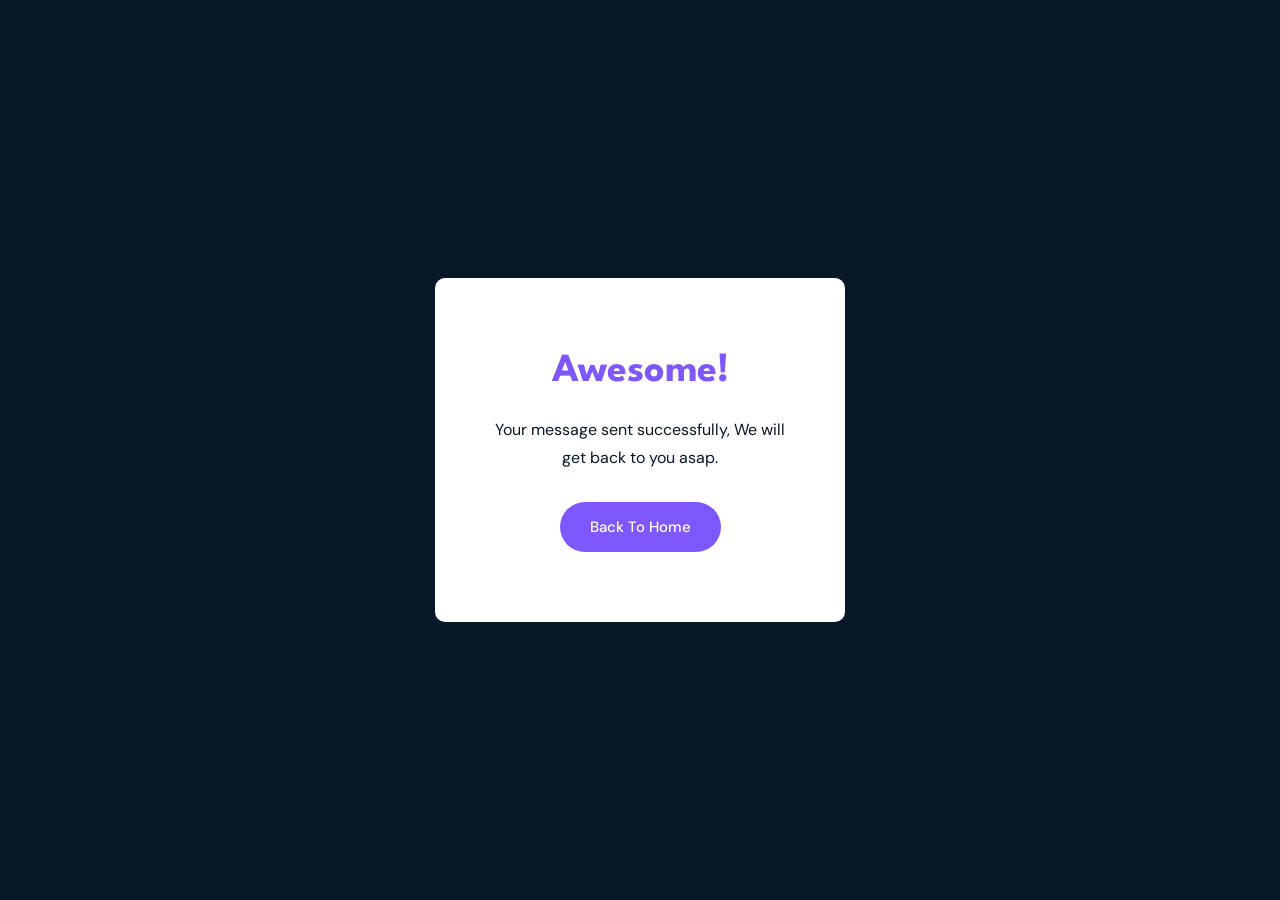
<file: mail-success.html>
<!DOCTYPE html>
<html class="no-js" lang="zxx">

<head>
  <meta charset="utf-8" />
  <meta http-equiv="x-ua-compatible" content="ie=edge" />
  <title>Mail Success - Craft Startup Landing Page Template.</title>
  <meta name="description" content="" />
  <meta name="viewport" content="width=device-width, initial-scale=1" />
  <link rel="shortcut icon" type="image/x-icon" href="assets/images/favicon.svg" />

  <!-- ========================= CSS here ========================= -->
  <link rel="stylesheet" href="assets/css/bootstrap.min.css" />
  <link rel="stylesheet" href="assets/css/LineIcons.3.0.css" />
  <link rel="stylesheet" href="assets/css/animate.css" />
  <link rel="stylesheet" href="assets/css/tiny-slider.css" />
  <link rel="stylesheet" href="assets/css/glightbox.min.css" />
  <link rel="stylesheet" href="assets/css/main.css" />

</head>

<body>
  <!--[if lte IE 9]>
        <p class="browserupgrade">
          You are using an <strong>outdated</strong> browser. Please
          <a href="https://browsehappy.com/">upgrade your browser</a> to improve
          your experience and security.
        </p>
      <![endif]-->

  <!-- Preloader -->
  <div class="preloader">
    <div class="preloader-inner">
      <div class="preloader-icon">
        <span></span>
        <span></span>
      </div>
    </div>
  </div>
  <!-- /End Preloader -->

  <!-- Start Error Area -->
  <div class="maill-success">
    <div class="d-table">
      <div class="d-table-cell">
        <div class="container">
          <div class="success-content">
            <h1>Awesome!</h1>
            <p>Your message sent successfully, We will <br> get back to you asap.</p>
            <div class="button">
              <a href="index.html" class="btn">Back to Home</a>
            </div>
          </div>
        </div>
      </div>
    </div>
  </div>
  <!-- End Error Area -->

  <!-- ========================= JS here ========================= -->
  <script src="assets/js/bootstrap.min.js"></script>
  <script src="assets/js/wow.min.js"></script>
  <script src="assets/js/tiny-slider.js"></script>
  <script src="assets/js/glightbox.min.js"></script>
  <script src="assets/js/count-up.min.js"></script>
  <script>
    window.onload = function () {
      window.setTimeout(fadeout, 500);
    }

    function fadeout() {
      document.querySelector('.preloader').style.opacity = '0';
      document.querySelector('.preloader').style.display = 'none';
    }
  </script>
</body>

</html>
</file>
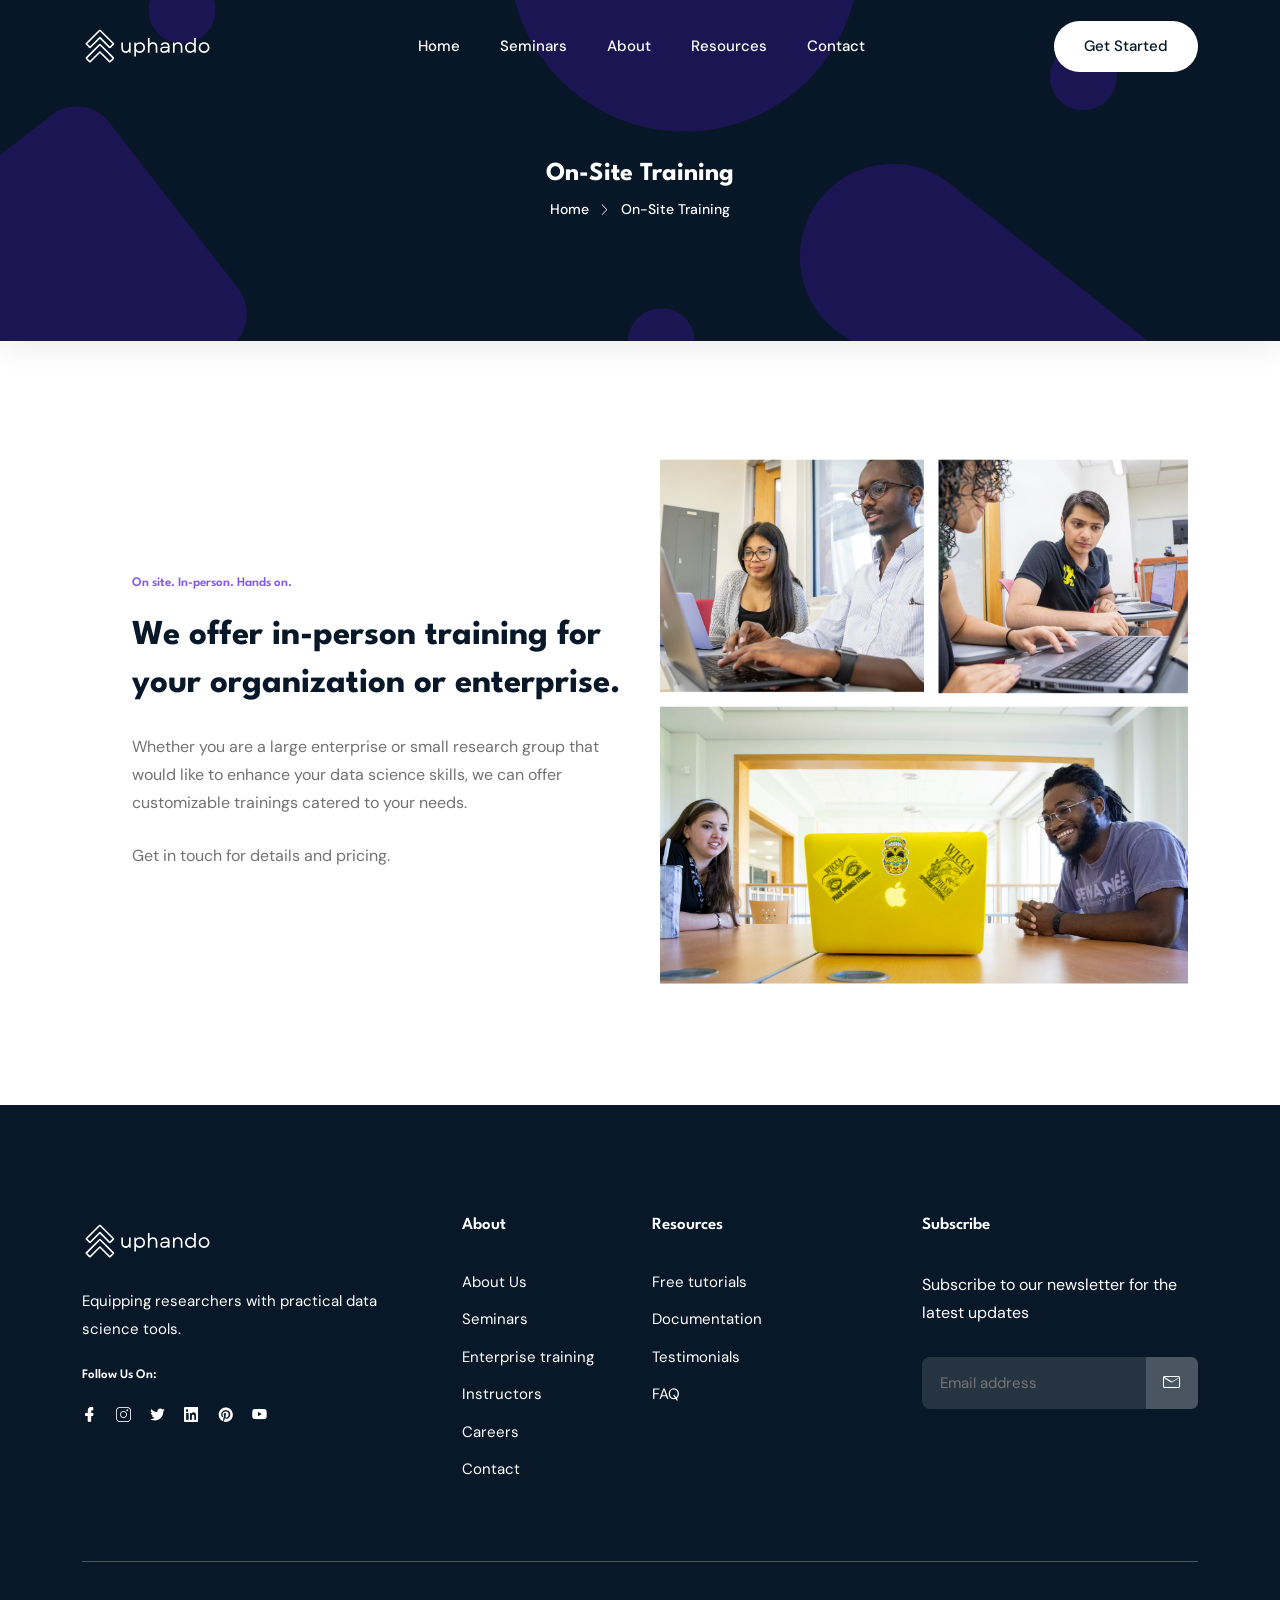
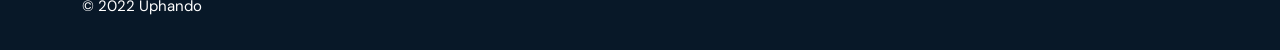
<file: onsite.html>
<!DOCTYPE html>
<html class="no-js" lang="zxx">

<head>
    <meta charset="utf-8" />
    <meta http-equiv="x-ua-compatible" content="ie=edge" />
    <title>About Us - Craft Startup Landing Page Template.</title>
    <meta name="description" content="" />
    <meta name="viewport" content="width=device-width, initial-scale=1" />
    <link rel="shortcut icon" type="image/x-icon" href="assets/images/favicon.svg" />

    <!-- ========================= CSS here ========================= -->
    <link rel="stylesheet" href="assets/css/bootstrap.min.css" />
    <link rel="stylesheet" href="assets/css/LineIcons.3.0.css" />
    <link rel="stylesheet" href="assets/css/animate.css" />
    <link rel="stylesheet" href="assets/css/tiny-slider.css" />
    <link rel="stylesheet" href="assets/css/glightbox.min.css" />
    <link rel="stylesheet" href="assets/css/main.css" />

</head>

<body>
    <!--[if lte IE 9]>
      <p class="browserupgrade">
        You are using an <strong>outdated</strong> browser. Please
        <a href="https://browsehappy.com/">upgrade your browser</a> to improve
        your experience and security.
      </p>
    <![endif]-->

    <!-- Preloader -->
    <div class="preloader">
        <div class="preloader-inner">
            <div class="preloader-icon">
                <span></span>
                <span></span>
            </div>
        </div>
    </div>
    <!-- /End Preloader -->

    <!-- Start Header Area -->
    <header class="header navbar-area">
        <div class="container">
            <div class="row align-items-center">
                <div class="col-lg-12">
                    <div class="nav-inner">
                      <!-- Start Navbar -->
                      <nav class="navbar navbar-expand-lg">
                          <a class="navbar-brand" href="index.html">
                              <img src="assets/images/logo/white-logo.svg" alt="Logo">
                          </a>
                          <button class="navbar-toggler mobile-menu-btn" type="button" data-bs-toggle="collapse"
                              data-bs-target="#navbarSupportedContent" aria-controls="navbarSupportedContent"
                              aria-expanded="false" aria-label="Toggle navigation">
                              <span class="toggler-icon"></span>
                              <span class="toggler-icon"></span>
                              <span class="toggler-icon"></span>
                          </button>
                          <div class="collapse navbar-collapse sub-menu-bar" id="navbarSupportedContent">
                              <ul id="nav" class="navbar-nav ms-auto">
                                  <li class="nav-item">
                                      <a href="index.html" class="active" aria-label="Toggle navigation">Home</a>
                                  </li>
                                  <li class="nav-item">
                                      <a class="dd-menu collapsed" href="javascript:void(0)" data-bs-toggle="collapse"
                                          data-bs-target="#submenu-1-2" aria-controls="navbarSupportedContent"
                                          aria-expanded="false" aria-label="Toggle navigation">Seminars</a>
                                      <ul class="sub-menu collapse" id="submenu-1-2">
                                          <li class="nav-item"><a href="seminars.html">Online Seminars</a>
                                          </li>
                                          <li class="nav-item"><a href="seminar-single.html">On Site Workshops</a></li>
                                      </ul>
                                  </li>
                                  <li class="nav-item">
                                      <a class="dd-menu collapsed" href="javascript:void(0)" data-bs-toggle="collapse"
                                          data-bs-target="#submenu-1-1" aria-controls="navbarSupportedContent"
                                          aria-expanded="false" aria-label="Toggle navigation">About</a>
                                      <ul class="sub-menu collapse" id="submenu-1-1">
                                          <li class="nav-item"><a href="about-us.html">About Us</a></li>
                                          <li class="nav-item"><a href="about-us.html#instructors">Instructors</a></li>
                                          <li class="nav-item"><a href="faq.html">FAQ</a></li>
                                      </ul>
                                  </li>
                                  <li class="nav-item">
                                      <a href="about-us.html" aria-label="Toggle navigation">Resources</a>
                                  </li>
                                  <li class="nav-item">
                                      <a href="contact.html" aria-label="Toggle navigation">Contact</a>
                                  </li>
                              </ul>
                          </div> <!-- navbar collapse -->
                          <div class="button">
                              <a href="signup.html" class="btn">Get started</a>
                          </div>
                      </nav>
                      <!-- End Navbar -->
                    </div>
                </div>
            </div> <!-- row -->
        </div> <!-- container -->
    </header>
    <!-- End Header Area -->

    <!-- Start Breadcrumbs -->
    <div class="breadcrumbs">
        <div class="container">
            <div class="row align-items-center">
                <div class="col-lg-6 offset-lg-3 col-md-12 col-12">
                    <div class="breadcrumbs-content">
                        <h1 class="page-title">On-site Training</h1>
                        <ul class="breadcrumb-nav">
                            <li><a href="index.html">Home</a></li>
                            <li>On-site Training</li>
                        </ul>
                    </div>
                </div>
            </div>
        </div>
    </div>
    <!-- End Breadcrumbs -->

    <!-- Start About Area -->
    <section class="about section">
        <div class="container">
            <div class="row align-items-center">
                <div class="col-lg-6 col-12">
                    <div class="content wow fadeInRight" data-wow-delay=".4s">
                        <h4>On site. In-person. Hands on.</h4>
                        <h2>We offer in-person training for your organization or enterprise.</h2>
                        <p>Whether you are a large enterprise or small research group that would like
                        to enhance your data science skills, we can offer customizable trainings
                        catered to your needs.</p>
                        <p>Get in touch for details and pricing.</p>

                    </div>
                </div>
                <div class="col-lg-6 col-12">
                    <div class="image wow fadeInLeft" data-wow-delay=".2s">
                        <img src="assets/images/dlab.png" alt="#">
                    </div>
                </div>
            </div>
        </div>
    </section>
    <!-- End About Area -->


    <!-- Start Footer Area -->
    <footer class="footer section">
        <!-- Start Footer Top -->
        <div class="footer-top">
            <div class="container">
                <div class="inner-content">
                    <div class="row">
                        <div class="col-lg-4 col-md-6 col-12">
                            <!-- Single Widget -->
                            <div class="single-footer f-about">
                                <div class="logo">
                                    <a href="index.html">
                                        <img src="assets/images/logo/white-logo.svg" alt="#">
                                    </a>
                                </div>
                                <p>Equipping researchers with practical data science tools.</p>
                                <h4 class="social-title">Follow Us On:</h4>
                                <ul class="social">
                                    <li><a href="javascript:void(0)"><i class="lni lni-facebook-filled"></i></a></li>
                                    <li><a href="javascript:void(0)"><i class="lni lni-instagram"></i></a></li>
                                    <li><a href="javascript:void(0)"><i class="lni lni-twitter-original"></i></a></li>
                                    <li><a href="javascript:void(0)"><i class="lni lni-linkedin-original"></i></a></li>
                                    <li><a href="javascript:void(0)"><i class="lni lni-pinterest"></i></a></li>
                                    <li><a href="javascript:void(0)"><i class="lni lni-youtube"></i></a></li>
                                </ul>
                            </div>
                            <!-- End Single Widget -->
                        </div>
                        <div class="col-lg-2 col-md-6 col-12">
                            <!-- Single Widget -->
                            <div class="single-footer f-link">
                                <h3>About</h3>
                                <ul>
                                    <li><a href="javascript:void(0)">About Us</a></li>
                                    <li><a href="javascript:void(0)">Seminars</a></li>
                                    <li><a href="javascript:void(0)">Enterprise training</a></li>
                                    <li><a href="javascript:void(0)">Instructors</a></li>
                                    <li><a href="javascript:void(0)">Careers</a></li>
                                    <li><a href="javascript:void(0)">Contact</a></li>
                                </ul>
                            </div>
                            <!-- End Single Widget -->
                        </div>
                        <div class="col-lg-2 col-md-6 col-12">
                            <!-- Single Widget -->
                            <div class="single-footer f-link">
                                <h3>Resources</h3>
                                <ul>
                                    <li><a href="javascript:void(0)">Free tutorials</a></li>
                                    <li><a href="javascript:void(0)">Documentation</a></li>
                                    <li><a href="javascript:void(0)">Testimonials</a></li>
                                    <li><a href="javascript:void(0)">FAQ</a></li>
                                </ul>
                            </div>
                            <!-- End Single Widget -->
                        </div>
                        <div class="col-lg-4 col-md-6 col-12">
                            <!-- Single Widget -->
                            <div class="single-footer newsletter">
                                <h3>Subscribe</h3>
                                <p>Subscribe to our newsletter for the latest updates</p>
                                <form action="#" method="get" target="_blank" class="newsletter-form">
                                    <input name="EMAIL" placeholder="Email address" required="required" type="email">
                                    <div class="button">
                                        <button class="sub-btn"><i class="lni lni-envelope"></i>
                                        </button>
                                    </div>
                                </form>
                            </div>
                            <!-- End Single Widget -->
                        </div>
                    </div>
                </div>
            </div>
        </div>
        <!--/ End Footer Top -->
        <!-- Start Copyright Area -->
        <div class="copyright-area">
            <div class="container">
                <div class="inner-content">
                    <div class="row">
                        <div class="col-lg-6 col-md-6 col-12">
                            <p class="copyright-text">© 2022 Uphando</p>
                        </div>

                    </div>
                </div>
            </div>
        </div>
        <!-- End Copyright Area -->
    </footer>
    <!--/ End Footer Area -->

    <!-- ========================= scroll-top ========================= -->
    <a href="#" class="scroll-top">
        <i class="lni lni-chevron-up"></i>
    </a>

    <!-- ========================= JS here ========================= -->
    <script src="assets/js/bootstrap.min.js"></script>
    <script src="assets/js/wow.min.js"></script>
    <script src="assets/js/tiny-slider.js"></script>
    <script src="assets/js/glightbox.min.js"></script>
    <script src="assets/js/count-up.min.js"></script>
    <script src="assets/js/main.js"></script>
    <script>
        //========= testimonial
        tns({
            container: '.testimonial-slider',
            items: 3,
            slideBy: 'page',
            autoplay: false,
            mouseDrag: true,
            gutter: 0,
            nav: true,
            controls: false,
            responsive: {
                0: {
                    items: 1,
                },
                540: {
                    items: 1,
                },
                768: {
                    items: 2,
                },
                992: {
                    items: 2,
                },
                1170: {
                    items: 3,
                }
            }
        });

        //====== counter up
        var cu = new counterUp({
            start: 0,
            duration: 2000,
            intvalues: true,
            interval: 100,
            append: " ",
        });
        cu.start();
    </script>
</body>

</html>
</file>
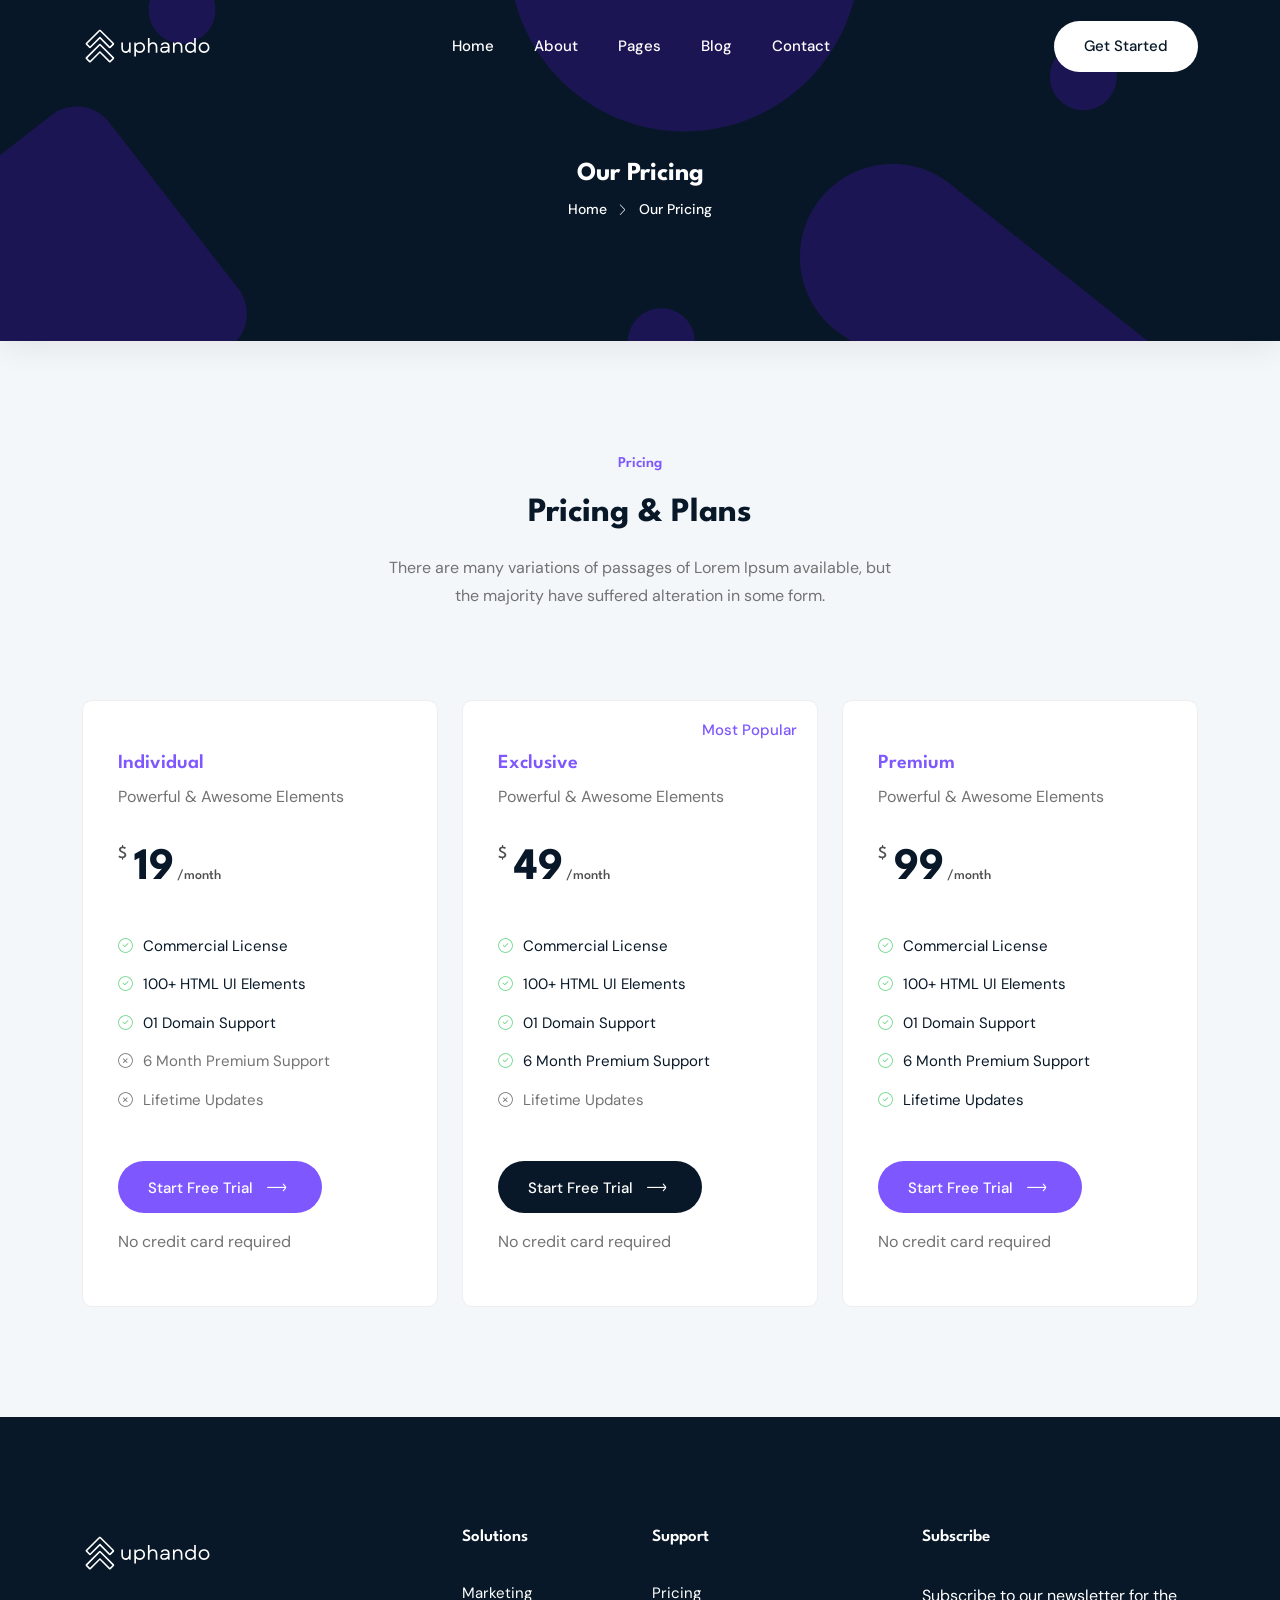
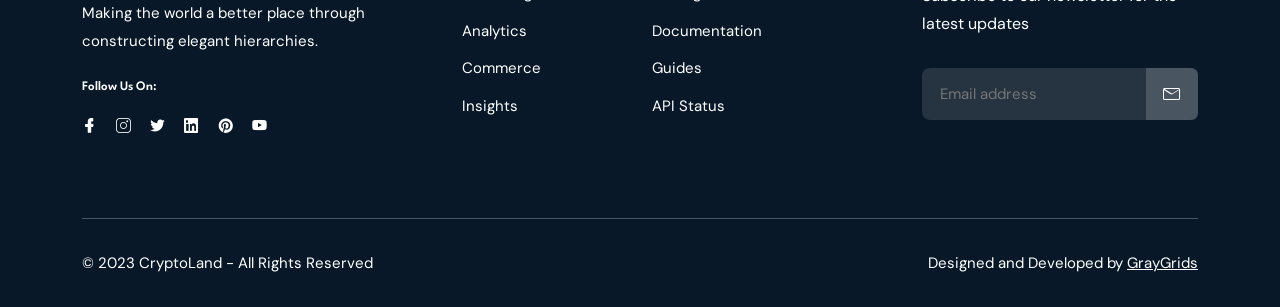
<file: pricing.html>
<!DOCTYPE html>
<html class="no-js" lang="zxx">

<head>
    <meta charset="utf-8" />
    <meta http-equiv="x-ua-compatible" content="ie=edge" />
    <title>Our Pricng - Craft Startup Landing Page Template.</title>
    <meta name="description" content="" />
    <meta name="viewport" content="width=device-width, initial-scale=1" />
    <link rel="shortcut icon" type="image/x-icon" href="assets/images/favicon.svg" />

    <!-- ========================= CSS here ========================= -->
    <link rel="stylesheet" href="assets/css/bootstrap.min.css" />
    <link rel="stylesheet" href="assets/css/LineIcons.3.0.css" />
    <link rel="stylesheet" href="assets/css/animate.css" />
    <link rel="stylesheet" href="assets/css/tiny-slider.css" />
    <link rel="stylesheet" href="assets/css/glightbox.min.css" />
    <link rel="stylesheet" href="assets/css/main.css" />

</head>

<body>
    <!--[if lte IE 9]>
      <p class="browserupgrade">
        You are using an <strong>outdated</strong> browser. Please
        <a href="https://browsehappy.com/">upgrade your browser</a> to improve
        your experience and security.
      </p>
    <![endif]-->

    <!-- Preloader -->
    <div class="preloader">
        <div class="preloader-inner">
            <div class="preloader-icon">
                <span></span>
                <span></span>
            </div>
        </div>
    </div>
    <!-- /End Preloader -->

    <!-- Start Header Area -->
    <header class="header navbar-area">
        <div class="container">
            <div class="row align-items-center">
                <div class="col-lg-12">
                    <div class="nav-inner">
                        <!-- Start Navbar -->
                        <nav class="navbar navbar-expand-lg">
                            <a class="navbar-brand" href="index.html">
                                <img src="assets/images/logo/white-logo.svg" alt="Logo">
                            </a>
                            <button class="navbar-toggler mobile-menu-btn" type="button" data-bs-toggle="collapse"
                                data-bs-target="#navbarSupportedContent" aria-controls="navbarSupportedContent"
                                aria-expanded="false" aria-label="Toggle navigation">
                                <span class="toggler-icon"></span>
                                <span class="toggler-icon"></span>
                                <span class="toggler-icon"></span>
                            </button>
                            <div class="collapse navbar-collapse sub-menu-bar" id="navbarSupportedContent">
                                <ul id="nav" class="navbar-nav ms-auto">
                                    <li class="nav-item">
                                        <a href="index.html" aria-label="Toggle navigation">Home</a>
                                    </li>
                                    <li class="nav-item">
                                        <a href="about-us.html" aria-label="Toggle navigation">About</a>
                                    </li>
                                    <li class="nav-item">
                                        <a class="dd-menu active collapsed" href="javascript:void(0)"
                                            data-bs-toggle="collapse" data-bs-target="#submenu-1-1"
                                            aria-controls="navbarSupportedContent" aria-expanded="false"
                                            aria-label="Toggle navigation">Pages</a>
                                        <ul class="sub-menu collapse" id="submenu-1-1">
                                            <li class="nav-item"><a href="about-us.html">About Us</a></li>
                                            <li class="nav-item active"><a href="pricing.html">Our Pricing</a></li>
                                            <li class="nav-item"><a href="signin.html">Sign In</a></li>
                                            <li class="nav-item"><a href="signup.html">Sign Up</a></li>
                                            <li class="nav-item"><a href="reset-password.html">Reset Password</a>
                                            <li class="nav-item"><a href="mail-success.html">Mail Success</a></li>
                                            <li class="nav-item"><a href="404.html">404 Error</a></li>
                                        </ul>
                                    </li>
                                    <li class="nav-item">
                                        <a class="dd-menu collapsed" href="javascript:void(0)" data-bs-toggle="collapse"
                                            data-bs-target="#submenu-1-2" aria-controls="navbarSupportedContent"
                                            aria-expanded="false" aria-label="Toggle navigation">Blog</a>
                                        <ul class="sub-menu collapse" id="submenu-1-2">
                                            <li class="nav-item "><a href="blog-grid.html">Blog Grid</a>
                                            </li>
                                            <li class="nav-item"><a href="blog-single.html">Blog Single</a></li>
                                        </ul>
                                    </li>
                                    <li class="nav-item">
                                        <a href="contact.html" aria-label="Toggle navigation">Contact</a>
                                    </li>
                                </ul>
                            </div> <!-- navbar collapse -->
                            <div class="button">
                                <a href="signup.html" class="btn">Get started</a>
                            </div>
                        </nav>
                        <!-- End Navbar -->
                    </div>
                </div>
            </div> <!-- row -->
        </div> <!-- container -->
    </header>
    <!-- End Header Area -->

    <!-- Start Breadcrumbs -->
    <div class="breadcrumbs">
        <div class="container">
            <div class="row align-items-center">
                <div class="col-lg-6 offset-lg-3 col-md-12 col-12">
                    <div class="breadcrumbs-content">
                        <h1 class="page-title">Our Pricing</h1>
                        <ul class="breadcrumb-nav">
                            <li><a href="index.html">Home</a></li>
                            <li>Our Pricing</li>
                        </ul>
                    </div>
                </div>
            </div>
        </div>
    </div>
    <!-- End Breadcrumbs -->

    <!-- Start Pricing Table Area -->
    <section id="pricing" class="pricing-table section">
        <div class="container">
            <div class="row">
                <div class="col-12">
                    <div class="section-title">
                        <h3 class="wow zoomIn" data-wow-delay=".2s">pricing</h3>
                        <h2 class="wow fadeInUp" data-wow-delay=".4s">Pricing & Plans</h2>
                        <p class="wow fadeInUp" data-wow-delay=".6s">There are many variations of passages of Lorem
                            Ipsum available, but the majority have suffered alteration in some form.</p>
                    </div>
                </div>
            </div>
            <div class="row">
                <div class="col-lg-4 col-md-6 col-12 wow fadeInUp" data-wow-delay=".4s">
                    <!-- Single Table -->
                    <div class="single-table">
                        <!-- Table Head -->
                        <div class="table-head">
                            <h4 class="title">Individual</h4>
                            <p class="sub-title">Powerful & Awesome Elements</p>
                            <div class="price">
                                <h2 class="amount"><span class="currency">$</span>19<span class="duration">/month</span>
                                </h2>
                            </div>
                        </div>
                        <!-- End Table Head -->
                        <!-- Start Table Content -->
                        <div class="table-content">
                            <!-- Table List -->
                            <ul class="table-list">
                                <li>Commercial License</li>
                                <li>100+ HTML UI Elements</li>
                                <li>01 Domain Support</li>
                                <li class="disable">6 Month Premium Support</li>
                                <li class="disable">Lifetime Updates</li>
                            </ul>
                            <!-- End Table List -->
                        </div>
                        <!-- End Table Content -->
                        <div class="button">
                            <a href="javascript:void(0)" class="btn">Start free trial <i
                                    class="lni lni-arrow-right"></i></a>
                        </div>
                        <p class="no-card">No credit card required</p>
                    </div>
                    <!-- End Single Table-->
                </div>
                <div class="col-lg-4 col-md-6 col-12 wow fadeInUp" data-wow-delay=".6s">
                    <!-- Single Table -->
                    <div class="single-table middle">
                        <span class="popular">Most Popular</span>
                        <!-- Table Head -->
                        <div class="table-head">
                            <h4 class="title">Exclusive</h4>
                            <p class="sub-title">Powerful & Awesome Elements</p>
                            <div class="price">
                                <h2 class="amount"><span class="currency">$</span>49<span class="duration">/month</span>
                                </h2>
                            </div>
                        </div>
                        <!-- End Table Head -->
                        <!-- Start Table Content -->
                        <div class="table-content">
                            <!-- Table List -->
                            <ul class="table-list">
                                <li>Commercial License</li>
                                <li>100+ HTML UI Elements</li>
                                <li>01 Domain Support</li>
                                <li>6 Month Premium Support</li>
                                <li class="disable">Lifetime Updates</li>
                            </ul>
                            <!-- End Table List -->
                        </div>
                        <!-- End Table Content -->
                        <div class="button">
                            <a href="javascript:void(0)" class="btn btn-alt">Start free trial <i
                                    class="lni lni-arrow-right"></i></a>
                        </div>
                        <p class="no-card">No credit card required</p>
                    </div>
                    <!-- End Single Table-->
                </div>
                <div class="col-lg-4 col-md-6 col-12 wow fadeInUp" data-wow-delay=".8s">
                    <!-- Single Table -->
                    <div class="single-table">
                        <!-- Table Head -->
                        <div class="table-head">
                            <h4 class="title">Premium</h4>
                            <p class="sub-title">Powerful & Awesome Elements</p>
                            <div class="price">
                                <h2 class="amount"><span class="currency">$</span>99<span class="duration">/month</span>
                                </h2>
                            </div>
                        </div>
                        <!-- End Table Head -->
                        <!-- Start Table Content -->
                        <div class="table-content">
                            <!-- Table List -->
                            <ul class="table-list">
                                <li>Commercial License</li>
                                <li>100+ HTML UI Elements</li>
                                <li>01 Domain Support</li>
                                <li>6 Month Premium Support</li>
                                <li>Lifetime Updates</li>
                            </ul>
                            <!-- End Table List -->
                        </div>
                        <!-- End Table Content -->
                        <div class="button">
                            <a href="javascript:void(0)" class="btn">Start free trial <i
                                    class="lni lni-arrow-right"></i></a>
                        </div>
                        <p class="no-card">No credit card required</p>
                    </div>
                    <!-- End Single Table-->
                </div>
            </div>
        </div>
    </section>
    <!--/ End Pricing Table Area -->

    <!-- Start Footer Area -->
    <footer class="footer section">
        <!-- Start Footer Top -->
        <div class="footer-top">
            <div class="container">
                <div class="inner-content">
                    <div class="row">
                        <div class="col-lg-4 col-md-6 col-12">
                            <!-- Single Widget -->
                            <div class="single-footer f-about">
                                <div class="logo">
                                    <a href="index.html">
                                        <img src="assets/images/logo/white-logo.svg" alt="#">
                                    </a>
                                </div>
                                <p>Making the world a better place through constructing elegant hierarchies.</p>
                                <h4 class="social-title">Follow Us On:</h4>
                                <ul class="social">
                                    <li><a href="javascript:void(0)"><i class="lni lni-facebook-filled"></i></a></li>
                                    <li><a href="javascript:void(0)"><i class="lni lni-instagram"></i></a></li>
                                    <li><a href="javascript:void(0)"><i class="lni lni-twitter-original"></i></a></li>
                                    <li><a href="javascript:void(0)"><i class="lni lni-linkedin-original"></i></a></li>
                                    <li><a href="javascript:void(0)"><i class="lni lni-pinterest"></i></a></li>
                                    <li><a href="javascript:void(0)"><i class="lni lni-youtube"></i></a></li>
                                </ul>
                            </div>
                            <!-- End Single Widget -->
                        </div>
                        <div class="col-lg-2 col-md-6 col-12">
                            <!-- Single Widget -->
                            <div class="single-footer f-link">
                                <h3>Solutions</h3>
                                <ul>
                                    <li><a href="javascript:void(0)">Marketing</a></li>
                                    <li><a href="javascript:void(0)">Analytics</a></li>
                                    <li><a href="javascript:void(0)">Commerce</a></li>
                                    <li><a href="javascript:void(0)">Insights</a></li>
                                </ul>
                            </div>
                            <!-- End Single Widget -->
                        </div>
                        <div class="col-lg-2 col-md-6 col-12">
                            <!-- Single Widget -->
                            <div class="single-footer f-link">
                                <h3>Support</h3>
                                <ul>
                                    <li><a href="javascript:void(0)">Pricing</a></li>
                                    <li><a href="javascript:void(0)">Documentation</a></li>
                                    <li><a href="javascript:void(0)">Guides</a></li>
                                    <li><a href="javascript:void(0)">API Status</a></li>
                                </ul>
                            </div>
                            <!-- End Single Widget -->
                        </div>
                        <div class="col-lg-4 col-md-6 col-12">
                            <!-- Single Widget -->
                            <div class="single-footer newsletter">
                                <h3>Subscribe</h3>
                                <p>Subscribe to our newsletter for the latest updates</p>
                                <form action="#" method="get" target="_blank" class="newsletter-form">
                                    <input name="EMAIL" placeholder="Email address" required="required" type="email">
                                    <div class="button">
                                        <button class="sub-btn"><i class="lni lni-envelope"></i>
                                        </button>
                                    </div>
                                </form>
                            </div>
                            <!-- End Single Widget -->
                        </div>
                    </div>
                </div>
            </div>
        </div>
        <!--/ End Footer Top -->
        <!-- Start Copyright Area -->
        <div class="copyright-area">
            <div class="container">
                <div class="inner-content">
                    <div class="row">
                        <div class="col-lg-6 col-md-6 col-12">
                            <p class="copyright-text">© 2023 CryptoLand - All Rights Reserved</p>
                        </div>
                        <div class="col-lg-6 col-md-6 col-12">
                            <p class="copyright-owner">Designed and Developed by <a href="https://graygrids.com/"
                                    rel="nofollow" target="_blank">GrayGrids</a>
                        </div>
                    </div>
                </div>
            </div>
        </div>
        <!-- End Copyright Area -->
    </footer>
    <!--/ End Footer Area -->

    <!-- ========================= scroll-top ========================= -->
    <a href="#" class="scroll-top">
        <i class="lni lni-chevron-up"></i>
    </a>

    <!-- ========================= JS here ========================= -->
    <script src="assets/js/bootstrap.min.js"></script>
    <script src="assets/js/wow.min.js"></script>
    <script src="assets/js/tiny-slider.js"></script>
    <script src="assets/js/glightbox.min.js"></script>
    <script src="assets/js/count-up.min.js"></script>
    <script src="assets/js/main.js"></script>
</body>

</html>
</file>
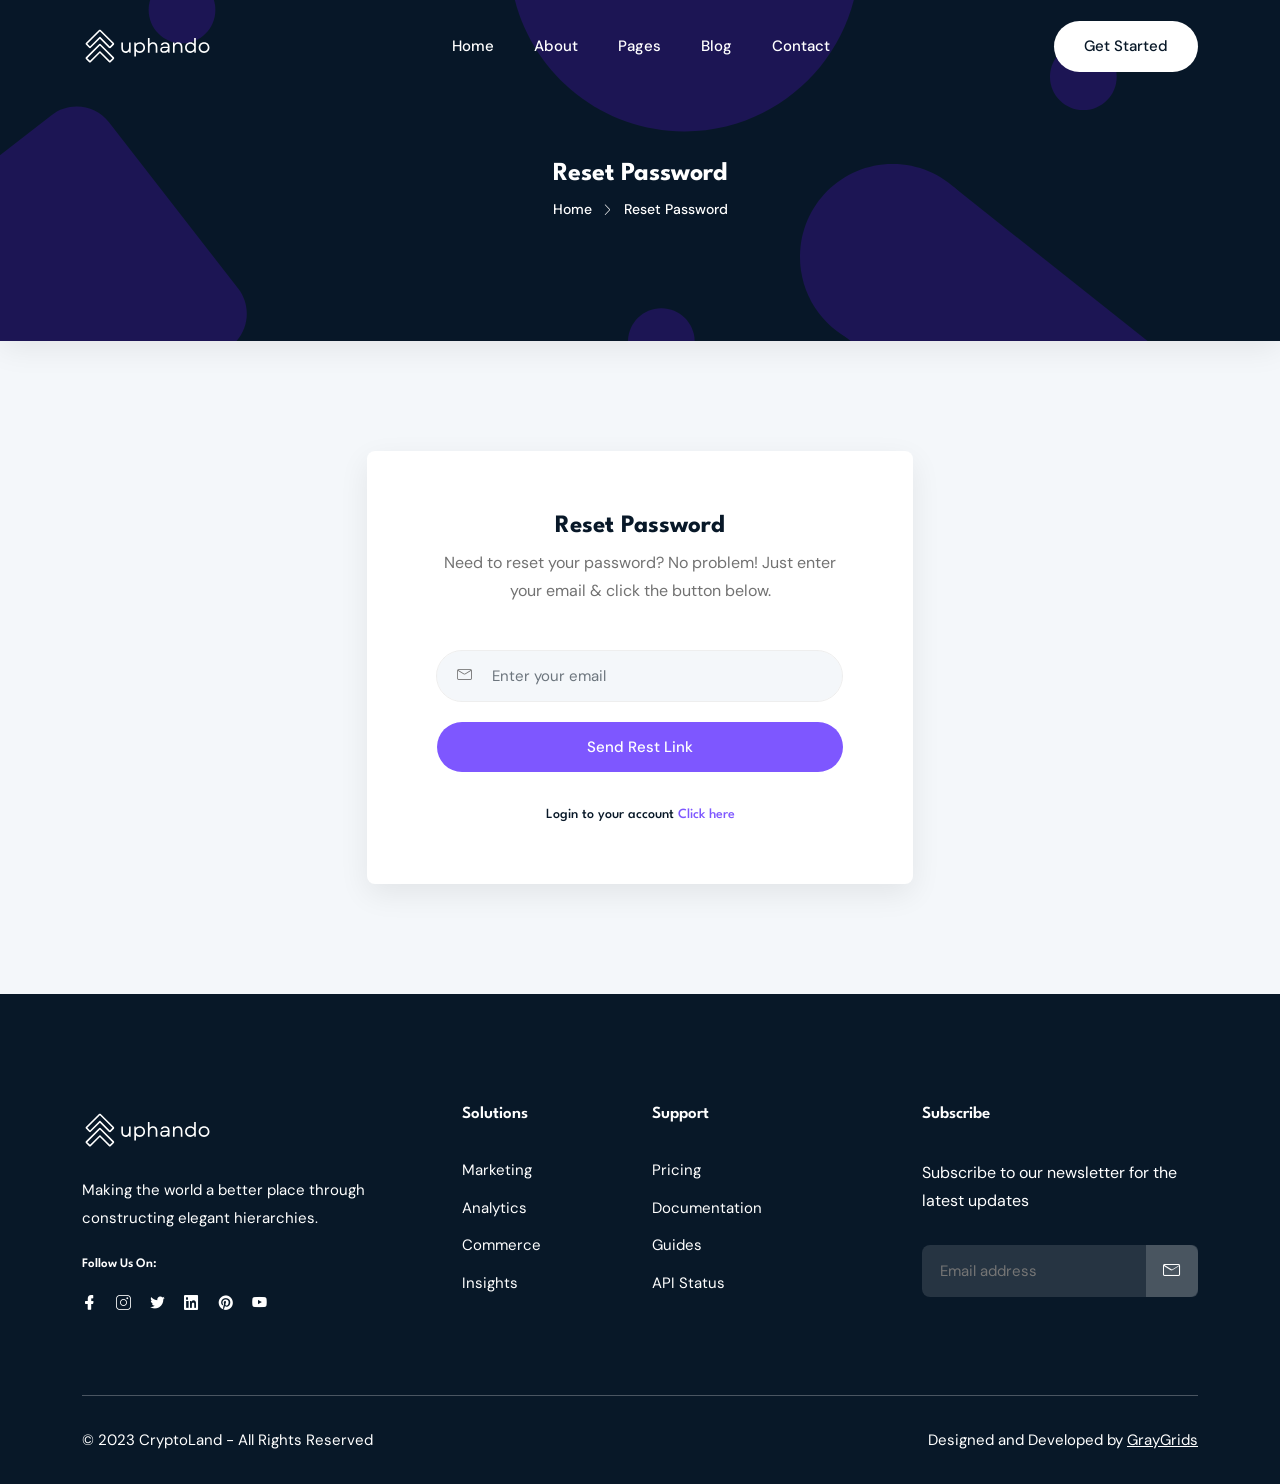
<file: reset-password.html>
<!DOCTYPE html>
<html class="no-js" lang="zxx">

<head>
    <meta charset="utf-8" />
    <meta http-equiv="x-ua-compatible" content="ie=edge" />
    <title>Reset Password - Craft Startup Landing Page Template.</title>
    <meta name="description" content="" />
    <meta name="viewport" content="width=device-width, initial-scale=1" />
    <link rel="shortcut icon" type="image/x-icon" href="assets/images/favicon.svg" />

    <!-- ========================= CSS here ========================= -->
    <link rel="stylesheet" href="assets/css/bootstrap.min.css" />
    <link rel="stylesheet" href="assets/css/LineIcons.3.0.css" />
    <link rel="stylesheet" href="assets/css/animate.css" />
    <link rel="stylesheet" href="assets/css/tiny-slider.css" />
    <link rel="stylesheet" href="assets/css/glightbox.min.css" />
    <link rel="stylesheet" href="assets/css/main.css" />

</head>

<body>
    <!--[if lte IE 9]>
      <p class="browserupgrade">
        You are using an <strong>outdated</strong> browser. Please
        <a href="https://browsehappy.com/">upgrade your browser</a> to improve
        your experience and security.
      </p>
    <![endif]-->

    <!-- Preloader -->
    <div class="preloader">
        <div class="preloader-inner">
            <div class="preloader-icon">
                <span></span>
                <span></span>
            </div>
        </div>
    </div>
    <!-- /End Preloader -->

    <!-- Start Header Area -->
    <header class="header navbar-area">
        <div class="container">
            <div class="row align-items-center">
                <div class="col-lg-12">
                    <div class="nav-inner">
                        <!-- Start Navbar -->
                        <nav class="navbar navbar-expand-lg">
                            <a class="navbar-brand" href="index.html">
                                <img src="assets/images/logo/white-logo.svg" alt="Logo">
                            </a>
                            <button class="navbar-toggler mobile-menu-btn" type="button" data-bs-toggle="collapse"
                                data-bs-target="#navbarSupportedContent" aria-controls="navbarSupportedContent"
                                aria-expanded="false" aria-label="Toggle navigation">
                                <span class="toggler-icon"></span>
                                <span class="toggler-icon"></span>
                                <span class="toggler-icon"></span>
                            </button>
                            <div class="collapse navbar-collapse sub-menu-bar" id="navbarSupportedContent">
                                <ul id="nav" class="navbar-nav ms-auto">
                                    <li class="nav-item">
                                        <a href="index.html" aria-label="Toggle navigation">Home</a>
                                    </li>
                                    <li class="nav-item">
                                        <a href="about-us.html" aria-label="Toggle navigation">About</a>
                                    </li>
                                    <li class="nav-item">
                                        <a class="dd-menu active collapsed" href="javascript:void(0)"
                                            data-bs-toggle="collapse" data-bs-target="#submenu-1-1"
                                            aria-controls="navbarSupportedContent" aria-expanded="false"
                                            aria-label="Toggle navigation">Pages</a>
                                        <ul class="sub-menu collapse" id="submenu-1-1">
                                            <li class="nav-item"><a href="about-us.html">About Us</a></li>
                                            <li class="nav-item"><a href="pricing.html">Our Pricing</a></li>
                                            <li class="nav-item"><a href="signin.html">Sign In</a></li>
                                            <li class="nav-item"><a href="signup.html">Sign Up</a></li>
                                            <li class="nav-item active"><a href="reset-password.html">Reset Password</a>
                                            <li class="nav-item"><a href="mail-success.html">Mail Success</a></li>
                                            <li class="nav-item"><a href="404.html">404 Error</a></li>
                                        </ul>
                                    </li>
                                    <li class="nav-item">
                                        <a class="dd-menu collapsed" href="javascript:void(0)" data-bs-toggle="collapse"
                                            data-bs-target="#submenu-1-2" aria-controls="navbarSupportedContent"
                                            aria-expanded="false" aria-label="Toggle navigation">Blog</a>
                                        <ul class="sub-menu collapse" id="submenu-1-2">
                                            <li class="nav-item"><a href="blog-grid.html">Blog Grid</a>
                                            </li>
                                            <li class="nav-item"><a href="blog-single.html">Blog Single</a></li>
                                        </ul>
                                    </li>
                                    <li class="nav-item">
                                        <a href="contact.html" aria-label="Toggle navigation">Contact</a>
                                    </li>
                                </ul>
                            </div> <!-- navbar collapse -->
                            <div class="button">
                                <a href="signup.html" class="btn">Get started</a>
                            </div>
                        </nav>
                        <!-- End Navbar -->
                    </div>
                </div>
            </div> <!-- row -->
        </div> <!-- container -->
    </header>
    <!-- End Header Area -->

    <!-- Start Breadcrumbs -->
    <div class="breadcrumbs">
        <div class="container">
            <div class="row align-items-center">
                <div class="col-lg-6 offset-lg-3 col-md-12 col-12">
                    <div class="breadcrumbs-content">
                        <h1 class="page-title">Reset Password</h1>
                        <ul class="breadcrumb-nav">
                            <li><a href="index.html">Home</a></li>
                            <li>Reset Password</li>
                        </ul>
                    </div>
                </div>
            </div>
        </div>
    </div>
    <!-- End Breadcrumbs -->

    <!-- Start Account Sign In Area -->
    <div class="account-login section">
        <div class="container">
            <div class="row">
                <div class="col-lg-6 offset-lg-3 col-md-10 offset-md-1 col-12">
                    <form class="card login-form inner-content" method="post">
                        <div class="card-body">
                            <div class="title">
                                <h3>Reset Password</h3>
                                <p>Need to reset your password? No problem! Just enter your email & click the button
                                    below.</p>
                            </div>
                            <div class="input-head">
                                <div class="form-group input-group">
                                    <label><i class="lni lni-envelope"></i></label>
                                    <input class="form-control" type="email" id="reg-email"
                                        placeholder="Enter your email" required>
                                </div>
                            </div>
                            <div class="button" style="margin-top: 20px;">
                                <button class="btn" type="submit">Send Rest Link</button>
                            </div>
                            <h4 class="create-account">Login to your account <a href="signin.html">Click here</a>
                            </h4>
                        </div>
                    </form>
                </div>
            </div>
        </div>
    </div>
    <!-- End Account Sign In Area -->

    <!-- Start Footer Area -->
    <footer class="footer section">
        <!-- Start Footer Top -->
        <div class="footer-top">
            <div class="container">
                <div class="inner-content">
                    <div class="row">
                        <div class="col-lg-4 col-md-6 col-12">
                            <!-- Single Widget -->
                            <div class="single-footer f-about">
                                <div class="logo">
                                    <a href="index.html">
                                        <img src="assets/images/logo/white-logo.svg" alt="#">
                                    </a>
                                </div>
                                <p>Making the world a better place through constructing elegant hierarchies.</p>
                                <h4 class="social-title">Follow Us On:</h4>
                                <ul class="social">
                                    <li><a href="javascript:void(0)"><i class="lni lni-facebook-filled"></i></a></li>
                                    <li><a href="javascript:void(0)"><i class="lni lni-instagram"></i></a></li>
                                    <li><a href="javascript:void(0)"><i class="lni lni-twitter-original"></i></a></li>
                                    <li><a href="javascript:void(0)"><i class="lni lni-linkedin-original"></i></a></li>
                                    <li><a href="javascript:void(0)"><i class="lni lni-pinterest"></i></a></li>
                                    <li><a href="javascript:void(0)"><i class="lni lni-youtube"></i></a></li>
                                </ul>
                            </div>
                            <!-- End Single Widget -->
                        </div>
                        <div class="col-lg-2 col-md-6 col-12">
                            <!-- Single Widget -->
                            <div class="single-footer f-link">
                                <h3>Solutions</h3>
                                <ul>
                                    <li><a href="javascript:void(0)">Marketing</a></li>
                                    <li><a href="javascript:void(0)">Analytics</a></li>
                                    <li><a href="javascript:void(0)">Commerce</a></li>
                                    <li><a href="javascript:void(0)">Insights</a></li>
                                </ul>
                            </div>
                            <!-- End Single Widget -->
                        </div>
                        <div class="col-lg-2 col-md-6 col-12">
                            <!-- Single Widget -->
                            <div class="single-footer f-link">
                                <h3>Support</h3>
                                <ul>
                                    <li><a href="javascript:void(0)">Pricing</a></li>
                                    <li><a href="javascript:void(0)">Documentation</a></li>
                                    <li><a href="javascript:void(0)">Guides</a></li>
                                    <li><a href="javascript:void(0)">API Status</a></li>
                                </ul>
                            </div>
                            <!-- End Single Widget -->
                        </div>
                        <div class="col-lg-4 col-md-6 col-12">
                            <!-- Single Widget -->
                            <div class="single-footer newsletter">
                                <h3>Subscribe</h3>
                                <p>Subscribe to our newsletter for the latest updates</p>
                                <form action="#" method="get" target="_blank" class="newsletter-form">
                                    <input name="EMAIL" placeholder="Email address" required="required" type="email">
                                    <div class="button">
                                        <button class="sub-btn"><i class="lni lni-envelope"></i>
                                        </button>
                                    </div>
                                </form>
                            </div>
                            <!-- End Single Widget -->
                        </div>
                    </div>
                </div>
            </div>
        </div>
        <!--/ End Footer Top -->
        <!-- Start Copyright Area -->
        <div class="copyright-area">
            <div class="container">
                <div class="inner-content">
                    <div class="row">
                        <div class="col-lg-6 col-md-6 col-12">
                            <p class="copyright-text">© 2023 CryptoLand - All Rights Reserved</p>
                        </div>
                        <div class="col-lg-6 col-md-6 col-12">
                            <p class="copyright-owner">Designed and Developed by <a href="https://graygrids.com/"
                                    rel="nofollow" target="_blank">GrayGrids</a>
                        </div>
                    </div>
                </div>
            </div>
        </div>
        <!-- End Copyright Area -->
    </footer>
    <!--/ End Footer Area -->

    <!-- ========================= scroll-top ========================= -->
    <a href="#" class="scroll-top">
        <i class="lni lni-chevron-up"></i>
    </a>

    <!-- ========================= JS here ========================= -->
    <script src="assets/js/bootstrap.min.js"></script>
    <script src="assets/js/wow.min.js"></script>
    <script src="assets/js/tiny-slider.js"></script>
    <script src="assets/js/glightbox.min.js"></script>
    <script src="assets/js/count-up.min.js"></script>
    <script src="assets/js/main.js"></script>
</body>

</html>
</file>
<file: assets/css/tiny-slider.css>
.tns-outer{padding:0!important}.tns-outer [hidden]{display:none!important}.tns-outer [aria-controls],.tns-outer [data-action]{cursor:pointer}.tns-slider{-webkit-transition:all 0s;-moz-transition:all 0s;transition:all 0s}.tns-slider>.tns-item{-webkit-box-sizing:border-box;-moz-box-sizing:border-box;box-sizing:border-box}.tns-horizontal.tns-subpixel{white-space:nowrap}.tns-horizontal.tns-subpixel>.tns-item{display:inline-block;vertical-align:top;white-space:normal}.tns-horizontal.tns-no-subpixel:after{content:'';display:table;clear:both}.tns-horizontal.tns-no-subpixel>.tns-item{float:left}.tns-horizontal.tns-carousel.tns-no-subpixel>.tns-item{margin-right:-100%}.tns-no-calc{position:relative;left:0}.tns-gallery{position:relative;left:0;min-height:1px}.tns-gallery>.tns-item{position:absolute;left:-100%;-webkit-transition:transform 0s,opacity 0s;-moz-transition:transform 0s,opacity 0s;transition:transform 0s,opacity 0s}.tns-gallery>.tns-slide-active{position:relative;left:auto!important}.tns-gallery>.tns-moving{-webkit-transition:all .25s;-moz-transition:all .25s;transition:all .25s}.tns-autowidth{display:inline-block}.tns-lazy-img{-webkit-transition:opacity .6s;-moz-transition:opacity .6s;transition:opacity .6s;opacity:.6}.tns-lazy-img.tns-complete{opacity:1}.tns-ah{-webkit-transition:height 0s;-moz-transition:height 0s;transition:height 0s}.tns-ovh{overflow:hidden}.tns-visually-hidden{position:absolute;left:-10000em}.tns-transparent{opacity:0;visibility:hidden}.tns-fadeIn{opacity:1;filter:alpha(opacity=100);z-index:0}.tns-normal,.tns-fadeOut{opacity:0;filter:alpha(opacity=0);z-index:-1}.tns-vpfix{white-space:nowrap}.tns-vpfix>div,.tns-vpfix>li{display:inline-block}.tns-t-subp2{margin:0 auto;width:310px;position:relative;height:10px;overflow:hidden}.tns-t-ct{width:2333.3333333%;width:-webkit-calc(100% * 70/3);width:-moz-calc(100% * 70/3);width:calc(100% * 70/3);position:absolute;right:0}.tns-t-ct:after{content:'';display:table;clear:both}.tns-t-ct>div{width:1.4285714%;width:-webkit-calc(100%/70);width:-moz-calc(100%/70);width:calc(100%/70);height:10px;float:left}
</file>
<file: assets/css/main.css>
/* ===========================
Index Of css

01. Variables CSS
02. Normalize CSS
03. Header CSS
04. Hero CSS
05. Services CSS
06. Intro Video CSS
07. About CSS
08. Testimonial CSS
09. Blog CSS
10. Clients CSS
11. Team CSS
12. Account Login CSS
13. Contact CSS
14. Pricing Table CSS
15. Portfolio CSS
16. Faq CSS
17. Call Action CSS
18. Error CSS
19. Mail Success CSS
20. Footer CSS
========================== */
/*======================================
    Variables
========================================*/
/*======================================
    Normalize CSS
========================================*/
@import url("https://fonts.googleapis.com/css2?family=Spartan:wght@100;200;300;400;500;600;700;800;900&display=swap");
@import url("https://fonts.googleapis.com/css2?family=DM+Sans:ital,wght@0,400;0,500;0,700;1,400;1,500;1,700&display=swap");
html {
  scroll-behavior: smooth;
}

body {
  font-family: "DM Sans", sans-serif;
  font-weight: normal;
  font-style: normal;
  color: #727272;
  overflow-x: hidden;
  font-size: 15px;
}

p {
  margin: 0;
  padding: 0;
  font-size: 16px;
  line-height: 28px;
}

* {
  margin: 0;
  padding: 0;
}

.navbar-toggler:focus,
a:focus,
input:focus,
textarea:focus,
button:focus,
.btn:focus,
.btn.focus,
.btn:not(:disabled):not(.disabled).active,
.btn:not(:disabled):not(.disabled):active {
  text-decoration: none;
  outline: none;
  outline: none !important;
  border-color: none !important;
  -webkit-box-shadow: none !important;
          box-shadow: none !important;
}

.form-check-input:checked {
  background-color: #7E57FF;
  border-color: #7E57FF;
}

select {
  -webkit-writing-mode: horizontal-tb !important;
  text-rendering: auto;
  color: #081828;
  letter-spacing: normal;
  word-spacing: normal;
  text-transform: none;
  text-indent: 0px;
  text-shadow: none;
  display: inline-block;
  text-align: start;
  -webkit-appearance: menulist;
     -moz-appearance: menulist;
          appearance: menulist;
  -webkit-box-sizing: border-box;
          box-sizing: border-box;
  -webkit-box-align: center;
      -ms-flex-align: center;
          align-items: center;
  white-space: pre;
  -webkit-rtl-ordering: logical;
  background-color: -internal-light-dark(white, #3b3b3b);
  cursor: default;
  margin: 0em;
  font: 400 14px;
  border-radius: 0px;
  border-width: 1px;
  border-style: solid;
  border-color: -internal-light-dark(#767676, #858585);
  -o-border-image: initial;
     border-image: initial;
}

span,
a {
  display: inline-block;
  text-decoration: none;
  transition: all 0.4s ease;
  -webkit-transition: all 0.4s ease;
  -moz-transition: all 0.4s ease;
}

audio,
canvas,
iframe,
img,
svg,
video {
  vertical-align: middle;
}

img {
  max-width: 100%;
}

h1,
h2,
h3,
h4,
h5,
h6 {
  font-weight: 600;
  margin: 0px;
  color: #081828;
  font-family: 'Spartan', sans-serif;
}

h1 a,
h2 a,
h3 a,
h4 a,
h5 a,
h6 a {
  color: inherit;
}

h1 {
  font-size: 50px;
}

h2 {
  font-size: 40px;
}

h3 {
  font-size: 30px;
}

h4 {
  font-size: 25px;
}

h5 {
  font-size: 20px;
}

h6 {
  font-size: 16px;
}

ul,
ol {
  margin: 0px;
  padding: 0px;
  list-style-type: none;
}

.mt-5 {
  margin-top: 5px;
}

.mt-10 {
  margin-top: 10px;
}

.mt-15 {
  margin-top: 15px;
}

.mt-20 {
  margin-top: 20px;
}

.mt-25 {
  margin-top: 25px;
}

.mt-30 {
  margin-top: 30px;
}

.mt-35 {
  margin-top: 35px;
}

.mt-40 {
  margin-top: 40px;
}

.mt-45 {
  margin-top: 45px;
}

.mt-50 {
  margin-top: 50px;
}

.mt-55 {
  margin-top: 55px;
}

.mt-60 {
  margin-top: 60px;
}

.mt-65 {
  margin-top: 65px;
}

.mt-70 {
  margin-top: 70px;
}

.mt-75 {
  margin-top: 75px;
}

.mt-80 {
  margin-top: 80px;
}

.mt-85 {
  margin-top: 85px;
}

.mt-90 {
  margin-top: 90px;
}

.mt-95 {
  margin-top: 95px;
}

.mt-100 {
  margin-top: 100px;
}

.mt-105 {
  margin-top: 105px;
}

.mt-110 {
  margin-top: 110px;
}

.mt-115 {
  margin-top: 115px;
}

.mt-120 {
  margin-top: 120px;
}

.mt-125 {
  margin-top: 125px;
}

.mt-130 {
  margin-top: 130px;
}

.mt-135 {
  margin-top: 135px;
}

.mt-140 {
  margin-top: 140px;
}

.mt-145 {
  margin-top: 145px;
}

.mt-150 {
  margin-top: 150px;
}

.mt-155 {
  margin-top: 155px;
}

.mt-160 {
  margin-top: 160px;
}

.mt-165 {
  margin-top: 165px;
}

.mt-170 {
  margin-top: 170px;
}

.mt-175 {
  margin-top: 175px;
}

.mt-180 {
  margin-top: 180px;
}

.mt-185 {
  margin-top: 185px;
}

.mt-190 {
  margin-top: 190px;
}

.mt-195 {
  margin-top: 195px;
}

.mt-200 {
  margin-top: 200px;
}

.mt-205 {
  margin-top: 205px;
}

.mt-210 {
  margin-top: 210px;
}

.mt-215 {
  margin-top: 215px;
}

.mt-220 {
  margin-top: 220px;
}

.mt-225 {
  margin-top: 225px;
}

.mb-5 {
  margin-bottom: 5px;
}

.mb-10 {
  margin-bottom: 10px;
}

.mb-15 {
  margin-bottom: 15px;
}

.mb-20 {
  margin-bottom: 20px;
}

.mb-25 {
  margin-bottom: 25px;
}

.mb-30 {
  margin-bottom: 30px;
}

.mb-35 {
  margin-bottom: 35px;
}

.mb-40 {
  margin-bottom: 40px;
}

.mb-45 {
  margin-bottom: 45px;
}

.mb-50 {
  margin-bottom: 50px;
}

.mb-55 {
  margin-bottom: 55px;
}

.mb-60 {
  margin-bottom: 60px;
}

.mb-65 {
  margin-bottom: 65px;
}

.mb-70 {
  margin-bottom: 70px;
}

.mb-75 {
  margin-bottom: 75px;
}

.mb-80 {
  margin-bottom: 80px;
}

.mb-85 {
  margin-bottom: 85px;
}

.mb-90 {
  margin-bottom: 90px;
}

.mb-95 {
  margin-bottom: 95px;
}

.mb-100 {
  margin-bottom: 100px;
}

.mb-105 {
  margin-bottom: 105px;
}

.mb-110 {
  margin-bottom: 110px;
}

.mb-115 {
  margin-bottom: 115px;
}

.mb-120 {
  margin-bottom: 120px;
}

.mb-125 {
  margin-bottom: 125px;
}

.mb-130 {
  margin-bottom: 130px;
}

.mb-135 {
  margin-bottom: 135px;
}

.mb-140 {
  margin-bottom: 140px;
}

.mb-145 {
  margin-bottom: 145px;
}

.mb-150 {
  margin-bottom: 150px;
}

.mb-155 {
  margin-bottom: 155px;
}

.mb-160 {
  margin-bottom: 160px;
}

.mb-165 {
  margin-bottom: 165px;
}

.mb-170 {
  margin-bottom: 170px;
}

.mb-175 {
  margin-bottom: 175px;
}

.mb-180 {
  margin-bottom: 180px;
}

.mb-185 {
  margin-bottom: 185px;
}

.mb-190 {
  margin-bottom: 190px;
}

.mb-195 {
  margin-bottom: 195px;
}

.mb-200 {
  margin-bottom: 200px;
}

.mb-205 {
  margin-bottom: 205px;
}

.mb-210 {
  margin-bottom: 210px;
}

.mb-215 {
  margin-bottom: 215px;
}

.mb-220 {
  margin-bottom: 220px;
}

.mb-225 {
  margin-bottom: 225px;
}

.pt-5 {
  padding-top: 5px;
}

.pt-10 {
  padding-top: 10px;
}

.pt-15 {
  padding-top: 15px;
}

.pt-20 {
  padding-top: 20px;
}

.pt-25 {
  padding-top: 25px;
}

.pt-30 {
  padding-top: 30px;
}

.pt-35 {
  padding-top: 35px;
}

.pt-40 {
  padding-top: 40px;
}

.pt-45 {
  padding-top: 45px;
}

.pt-50 {
  padding-top: 50px;
}

.pt-55 {
  padding-top: 55px;
}

.pt-60 {
  padding-top: 60px;
}

.pt-65 {
  padding-top: 65px;
}

.pt-70 {
  padding-top: 70px;
}

.pt-75 {
  padding-top: 75px;
}

.pt-80 {
  padding-top: 80px;
}

.pt-85 {
  padding-top: 85px;
}

.pt-90 {
  padding-top: 90px;
}

.pt-95 {
  padding-top: 95px;
}

.pt-100 {
  padding-top: 100px;
}

.pt-105 {
  padding-top: 105px;
}

.pt-110 {
  padding-top: 110px;
}

.pt-115 {
  padding-top: 115px;
}

.pt-120 {
  padding-top: 120px;
}

.pt-125 {
  padding-top: 125px;
}

.pt-130 {
  padding-top: 130px;
}

.pt-135 {
  padding-top: 135px;
}

.pt-140 {
  padding-top: 140px;
}

.pt-145 {
  padding-top: 145px;
}

.pt-150 {
  padding-top: 150px;
}

.pt-155 {
  padding-top: 155px;
}

.pt-160 {
  padding-top: 160px;
}

.pt-165 {
  padding-top: 165px;
}

.pt-170 {
  padding-top: 170px;
}

.pt-175 {
  padding-top: 175px;
}

.pt-180 {
  padding-top: 180px;
}

.pt-185 {
  padding-top: 185px;
}

.pt-190 {
  padding-top: 190px;
}

.pt-195 {
  padding-top: 195px;
}

.pt-200 {
  padding-top: 200px;
}

.pt-205 {
  padding-top: 205px;
}

.pt-210 {
  padding-top: 210px;
}

.pt-215 {
  padding-top: 215px;
}

.pt-220 {
  padding-top: 220px;
}

.pt-225 {
  padding-top: 225px;
}

.pb-5 {
  padding-bottom: 5px;
}

.pb-10 {
  padding-bottom: 10px;
}

.pb-15 {
  padding-bottom: 15px;
}

.pb-20 {
  padding-bottom: 20px;
}

.pb-25 {
  padding-bottom: 25px;
}

.pb-30 {
  padding-bottom: 30px;
}

.pb-35 {
  padding-bottom: 35px;
}

.pb-40 {
  padding-bottom: 40px;
}

.pb-45 {
  padding-bottom: 45px;
}

.pb-50 {
  padding-bottom: 50px;
}

.pb-55 {
  padding-bottom: 55px;
}

.pb-60 {
  padding-bottom: 60px;
}

.pb-65 {
  padding-bottom: 65px;
}

.pb-70 {
  padding-bottom: 70px;
}

.pb-75 {
  padding-bottom: 75px;
}

.pb-80 {
  padding-bottom: 80px;
}

.pb-85 {
  padding-bottom: 85px;
}

.pb-90 {
  padding-bottom: 90px;
}

.pb-95 {
  padding-bottom: 95px;
}

.pb-100 {
  padding-bottom: 100px;
}

.pb-105 {
  padding-bottom: 105px;
}

.pb-110 {
  padding-bottom: 110px;
}

.pb-115 {
  padding-bottom: 115px;
}

.pb-120 {
  padding-bottom: 120px;
}

.pb-125 {
  padding-bottom: 125px;
}

.pb-130 {
  padding-bottom: 130px;
}

.pb-135 {
  padding-bottom: 135px;
}

.pb-140 {
  padding-bottom: 140px;
}

.pb-145 {
  padding-bottom: 145px;
}

.pb-150 {
  padding-bottom: 150px;
}

.pb-155 {
  padding-bottom: 155px;
}

.pb-160 {
  padding-bottom: 160px;
}

.pb-165 {
  padding-bottom: 165px;
}

.pb-170 {
  padding-bottom: 170px;
}

.pb-175 {
  padding-bottom: 175px;
}

.pb-180 {
  padding-bottom: 180px;
}

.pb-185 {
  padding-bottom: 185px;
}

.pb-190 {
  padding-bottom: 190px;
}

.pb-195 {
  padding-bottom: 195px;
}

.pb-200 {
  padding-bottom: 200px;
}

.pb-205 {
  padding-bottom: 205px;
}

.pb-210 {
  padding-bottom: 210px;
}

.pb-215 {
  padding-bottom: 215px;
}

.pb-220 {
  padding-bottom: 220px;
}

.pb-225 {
  padding-bottom: 225px;
}

.img-bg {
  background-position: center center;
  background-size: cover;
  background-repeat: no-repeat;
  width: 100%;
  height: 100%;
}

@media only screen and (min-width: 480px) and (max-width: 767px) {
  .container {
    width: 450px;
  }
}

/* Bread Crumbs */
.breadcrumbs {
  position: relative;
  padding-top: 160px;
  padding-bottom: 120px;
  z-index: 2;
  text-align: left;
  background-color: #081828;
  background-image: url("../images/bread-bg/banner-bg.svg");
  background-size: cover;
  background-position: right;
  background-repeat: no-repeat;
  -webkit-box-shadow: 0px 7px 30px rgba(0, 0, 0, 0.075);
          box-shadow: 0px 7px 30px rgba(0, 0, 0, 0.075);
}

.breadcrumbs::before {
  position: absolute;
  content: "";
  left: 0;
  top: 0;
  height: 100%;
  width: 100%;
  background-color: #081828;
  opacity: 0.7;
}

@media only screen and (min-width: 768px) and (max-width: 991px) {
  .breadcrumbs {
    padding-top: 110px;
    padding-bottom: 60px;
  }
}

@media (max-width: 767px) {
  .breadcrumbs {
    padding-top: 100px;
    padding-bottom: 50px;
  }
}

.breadcrumbs .breadcrumbs-content {
  position: relative;
  text-align: center;
}

.breadcrumbs .breadcrumbs-content .page-title {
  font-size: 26px;
  color: #fff;
  font-weight: 700;
  position: relative;
  line-height: 28px;
  text-transform: capitalize;
}

@media only screen and (min-width: 768px) and (max-width: 991px) {
  .breadcrumbs .breadcrumbs-content .page-title {
    font-size: 24px;
    line-height: 28px;
  }
}

@media (max-width: 767px) {
  .breadcrumbs .breadcrumbs-content .page-title {
    font-size: 22px;
    text-align: center;
    line-height: 26px;
  }
}

.breadcrumbs .breadcrumbs-content .breadcrumb-nav {
  background: transparent;
  border-radius: 0;
  margin-bottom: 0;
  padding: 0;
  display: inline-block;
  margin-top: 10px;
}

.breadcrumbs .breadcrumb-nav {
  text-align: right;
}

@media (max-width: 767px) {
  .breadcrumbs .breadcrumb-nav {
    text-align: center;
    margin-top: 15px;
  }
}

.breadcrumbs .breadcrumb-nav li {
  display: inline-block;
  position: relative;
  padding-right: 14px;
  margin-right: 14px;
  text-transform: capitalize;
  color: #fff;
}

.breadcrumbs .breadcrumb-nav li:after {
  content: "\ea62";
  font-family: lineIcons;
  font-size: 11px;
  position: absolute;
  top: 3px;
  right: -7px;
}

.breadcrumbs .breadcrumb-nav li:last-child {
  margin: 0;
  padding: 0;
}

.breadcrumbs .breadcrumb-nav li:last-child::after {
  display: none;
}

.breadcrumbs .breadcrumb-nav li,
.breadcrumbs .breadcrumb-nav li a {
  color: #fff;
  font-size: 14px;
  font-weight: 500;
}

.breadcrumbs .breadcrumb-nav li i,
.breadcrumbs .breadcrumb-nav li a i {
  font-size: 13px;
  display: inline-block;
  margin-right: 3px;
  position: relative;
  top: -1px;
}

.breadcrumbs .breadcrumb-nav li a {
  position: relative;
}

.breadcrumbs .breadcrumb-nav li a:hover {
  color: #e4e4e4;
}

.section {
  padding-top: 110px;
  padding-bottom: 110px;
  position: relative;
}

@media only screen and (min-width: 768px) and (max-width: 991px) {
  .section {
    padding-top: 70px;
    padding-bottom: 70px;
  }
}

@media (max-width: 767px) {
  .section {
    padding-top: 60px;
    padding-bottom: 60px;
  }
}

/* Section Title */
.section-title {
  text-align: center;
  margin-bottom: 80px;
  padding: 0 300px;
  position: relative;
  z-index: 5;
}

.section-title h3 {
  font-size: 15px;
  font-weight: 600;
  display: inline-block;
  margin-bottom: 20px;
  color: #7E57FF;
  text-transform: capitalize;
}

.section-title h2 {
  font-size: 34px;
  margin-bottom: 20px;
  line-height: 42px;
  text-transform: capitalize;
  position: relative;
  font-weight: 700;
}

.section-title p {
  font-size: 16px;
  line-height: 28px;
}

@media only screen and (min-width: 992px) and (max-width: 1199px) {
  .section-title {
    padding: 0px 200px;
    margin-bottom: 70px;
  }
}

@media only screen and (min-width: 768px) and (max-width: 991px) {
  .section-title {
    padding: 0px 20px;
    margin-bottom: 50px;
  }
  .section-title h3 {
    font-size: 14px;
    font-weight: 600;
    margin-bottom: 12px;
  }
  .section-title h2 {
    font-size: 24px;
    line-height: 32px;
    margin-bottom: 20px;
  }
  .section-title p {
    font-size: 15px;
  }
}

@media (max-width: 767px) {
  .section-title {
    padding: 0px 10px;
    margin-bottom: 40px;
  }
  .section-title h3 {
    font-size: 14px;
    font-weight: 600;
    margin-bottom: 12px;
  }
  .section-title h2 {
    font-size: 24px;
    line-height: 30px;
    margin-bottom: 18px;
  }
  .section-title p {
    font-size: 15px;
  }
}

.section-title.align-right {
  padding: 0;
  padding-left: 600px;
}

.section-title.align-right h2:before {
  display: none;
}

.section-title.align-right h2:after {
  position: absolute;
  right: 0;
  bottom: -1px;
  height: 2px;
  width: 50px;
  background: #7E57FF;
  content: "";
}

.section-title.align-left {
  padding: 0;
  padding-right: 600px;
}

.section-title.align-left h2:before {
  left: 0;
  margin-left: 0;
}

/* One Click Scrool Top Button*/
.scroll-top {
  width: 45px;
  height: 45px;
  line-height: 45px;
  background: #7E57FF;
  display: -webkit-box;
  display: -ms-flexbox;
  display: flex;
  -webkit-box-pack: center;
      -ms-flex-pack: center;
          justify-content: center;
  -webkit-box-align: center;
      -ms-flex-align: center;
          align-items: center;
  font-size: 14px;
  color: #fff !important;
  position: fixed;
  bottom: 30px;
  right: 30px;
  z-index: 9;
  cursor: pointer;
  -webkit-transition: all .3s ease-out 0s;
  transition: all .3s ease-out 0s;
  border-radius: 5px;
}

.scroll-top:hover {
  -webkit-box-shadow: 0 1rem 3rem rgba(35, 38, 45, 0.15) !important;
  box-shadow: 0 1rem 3rem rgba(35, 38, 45, 0.15) !important;
  -webkit-transform: translate3d(0, -5px, 0);
  transform: translate3d(0, -5px, 0);
  background-color: #7E57FF;
}

/* Overlay */
.overlay {
  position: relative;
  z-index: 1;
}

.overlay::before {
  position: absolute;
  top: 0;
  left: 0;
  width: 100%;
  height: 100%;
  opacity: 0.4;
  background: #081828;
  content: "";
  -webkit-transition: all 0.4s ease;
  transition: all 0.4s ease;
  z-index: -1;
}

/* Pagination CSS */
.pagination {
  text-align: left;
  margin: 60px 0 0 0;
  display: block;
}

@media only screen and (min-width: 768px) and (max-width: 991px) {
  .pagination {
    margin-top: 50px;
  }
}

@media (max-width: 767px) {
  .pagination {
    margin-top: 40px;
  }
}

.pagination.center {
  text-align: center;
}

.pagination.right {
  text-align: right;
}

.pagination.left {
  text-align: left;
}

.pagination .pagination-list {
  display: inline-block;
  overflow: hidden;
}

.pagination .pagination-list li {
  margin-right: 5px;
  display: inline-block;
  margin-top: 10px;
}

.pagination .pagination-list li:last-child {
  margin-right: 0px;
}

.pagination .pagination-list li a {
  background: #fff;
  color: #081828;
  font-weight: 500;
  font-size: 15px;
  border-radius: 5px;
  padding: 8px 20px;
  text-align: center;
  border: 1px solid #eee;
}

.pagination .pagination-list li.active a,
.pagination .pagination-list li:hover a {
  background: #7E57FF;
  color: #fff;
  border-color: transparent;
}

.pagination .pagination-list li a i {
  font-size: 13px;
}

.blog-grids.pagination {
  margin-top: 50px;
  text-align: center;
}

.button .btn {
  display: inline-block;
  text-transform: capitalize;
  font-size: 15px;
  font-weight: 500;
  padding: 14px 30px;
  background-color: #7E57FF;
  color: #fff;
  border: none;
  -webkit-transition: all 0.4s ease;
  transition: all 0.4s ease;
  border-radius: 30px;
  position: relative;
  z-index: 1;
  margin-right: 7px;
  overflow: hidden;
}

@media only screen and (min-width: 768px) and (max-width: 991px) {
  .button .btn {
    padding: 14px 25px;
    font-size: 14px;
    font-weight: 500;
  }
}

@media (max-width: 767px) {
  .button .btn {
    padding: 14px 25px;
    font-size: 14px;
    font-weight: 500;
  }
}

.button .btn i {
  display: inline-block;
  margin-right: 5px;
}

.button .btn:last-child {
  margin: 0;
}

.button .btn:hover {
  color: #fff;
  background-color: #081828;
}

.button {
  margin-left: 0 !important;
}

.button .btn-alt {
  background-color: #081828 !important;
  color: #fff !important;
}

@media only screen and (min-width: 768px) and (max-width: 991px) {
  .button .btn-alt {
    padding: 14px 25px;
    font-size: 14px;
    font-weight: 500;
  }
}

@media (max-width: 767px) {
  .button .btn-alt {
    padding: 14px 25px;
    font-size: 14px;
    font-weight: 500;
  }
}

.button .btn-alt:hover {
  background-color: #7E57FF !important;
  color: #fff !important;
}

.align-left {
  text-align: left;
}

.align-right {
  text-align: right;
}

.align-center {
  text-align: center;
}

/* Preloader */
.preloader {
  position: fixed;
  top: 0;
  left: 0;
  z-index: 999999999;
  width: 100%;
  height: 100%;
  background-color: #fff;
  overflow: hidden;
}

.preloader-inner {
  position: absolute;
  top: 50%;
  left: 50%;
  -webkit-transform: translate(-50%, -50%);
  transform: translate(-50%, -50%);
}

.preloader-icon {
  width: 100px;
  height: 100px;
  display: inline-block;
  padding: 0px;
}

.preloader-icon span {
  position: absolute;
  display: inline-block;
  width: 100px;
  height: 100px;
  border-radius: 100%;
  background: #7E57FF;
  -webkit-animation: preloader-fx 1.6s linear infinite;
  animation: preloader-fx 1.6s linear infinite;
}

.preloader-icon span:last-child {
  animation-delay: -0.8s;
  -webkit-animation-delay: -0.8s;
}

@keyframes preloader-fx {
  0% {
    -webkit-transform: scale(0, 0);
            transform: scale(0, 0);
    opacity: 0.5;
  }
  100% {
    -webkit-transform: scale(1, 1);
            transform: scale(1, 1);
    opacity: 0;
  }
}

@-webkit-keyframes preloader-fx {
  0% {
    -webkit-transform: scale(0, 0);
    opacity: 0.5;
  }
  100% {
    -webkit-transform: scale(1, 1);
    opacity: 0;
  }
}

/*======================================
	01. Start Header CSS
========================================*/
.header {
  width: 100%;
  background: transparent;
  position: absolute;
  width: 100%;
  left: 0;
  top: 0;
}

@media only screen and (min-width: 768px) and (max-width: 991px) {
  .header {
    padding: 18px 0 !important;
  }
  .header .mobile-menu-btn .toggler-icon {
    background-color: #fff;
  }
  .header .button {
    margin: 0 !important;
  }
  .header .navbar-collapse {
    position: absolute;
    top: 67px !important;
    left: 0;
    width: 100%;
    background-color: #fff;
    z-index: 9;
    -webkit-box-shadow: 0px 15px 20px 0px rgba(0, 0, 0, 0.1);
            box-shadow: 0px 15px 20px 0px rgba(0, 0, 0, 0.1);
    padding: 10px 20px;
    max-height: 350px;
    overflow-y: scroll;
    border-top: 1px solid #eee;
    border-radius: 8px;
  }
  .header .navbar .navbar-nav .nav-item a:hover {
    color: #7E57FF !important;
  }
  .header .navbar .navbar-nav .nav-item a.active {
    color: #7E57FF !important;
  }
  .header .navbar-nav .nav-item {
    margin: 0;
  }
  .header .navbar-nav .nav-item:hover a {
    color: #7E57FF;
  }
  .header .navbar-nav .nav-item a {
    padding: 12px 16px !important;
  }
  .header .navbar-nav .nav-item a::before {
    display: none;
  }
  .header .navbar-nav .nav-item .sub-menu {
    position: static;
    width: 100%;
    opacity: 1;
    visibility: visible;
    -webkit-box-shadow: none;
            box-shadow: none;
    padding: 0;
    border: none;
    margin-left: 15px;
    margin-right: 15px;
  }
  .header .navbar-nav .nav-item .sub-menu .nav-item a {
    padding: 12px 12px;
  }
  .header .navbar-nav .nav-item .sub-menu .nav-item a:hover {
    color: #7E57FF !important;
  }
  .header .navbar-nav .nav-item a {
    color: #051441;
    display: -webkit-box;
    display: -ms-flexbox;
    display: flex;
    -webkit-box-pack: justify;
        -ms-flex-pack: justify;
            justify-content: space-between;
    padding: 10px 0;
  }
  .header .navbar-nav .nav-item a::after {
    opacity: 1;
    visibility: visible;
  }
  .header .navbar-nav .nav-item .sub-menu li.active {
    background: #fff !important;
    color: #7E57FF !important;
  }
  .header .navbar-nav .nav-item .sub-menu .nav-item {
    margin: 0 !important;
  }
  .header .navbar-nav .nav-item .sub-menu .nav-item a {
    padding: 10px 12px !important;
  }
  .header .navbar-nav .nav-item .sub-menu li:hover {
    background: #fff !important;
    color: #7E57FF !important;
  }
  .header .navbar-nav .nav-item a {
    font-size: 14px;
  }
  .header .navbar-nav .nav-item a:hover {
    color: #7E57FF;
  }
}

@media (max-width: 767px) {
  .header {
    padding: 18px 0 !important;
  }
  .header .mobile-menu-btn .toggler-icon {
    background-color: #fff;
  }
  .header .navbar-collapse {
    position: absolute;
    top: 62px !important;
    left: 0;
    width: 100%;
    background-color: #fff;
    z-index: 9;
    -webkit-box-shadow: 0px 15px 20px 0px rgba(0, 0, 0, 0.1);
            box-shadow: 0px 15px 20px 0px rgba(0, 0, 0, 0.1);
    padding: 10px 20px;
    max-height: 350px;
    overflow-y: scroll;
    border-top: 1px solid #eee;
    border-radius: 8px;
  }
  .header .navbar .navbar-nav .nav-item a:hover {
    color: #7E57FF !important;
  }
  .header .navbar .navbar-nav .nav-item a.active {
    color: #7E57FF !important;
  }
  .header .navbar-nav .nav-item {
    margin: 0;
  }
  .header .navbar-nav .nav-item:hover a {
    color: #7E57FF;
  }
  .header .navbar-nav .nav-item a {
    padding: 12px 16px !important;
  }
  .header .navbar-nav .nav-item a::before {
    display: none;
  }
  .header .navbar-nav .nav-item .sub-menu {
    position: static;
    width: 100%;
    opacity: 1;
    visibility: visible;
    -webkit-box-shadow: none;
            box-shadow: none;
    padding: 0;
    border: none;
    margin-left: 15px;
    margin-right: 15px;
  }
  .header .navbar-nav .nav-item .sub-menu .nav-item a {
    padding: 12px 12px;
  }
  .header .navbar-nav .nav-item .sub-menu .nav-item a:hover {
    color: #7E57FF !important;
  }
  .header .navbar-nav .nav-item a {
    color: #051441;
    display: -webkit-box;
    display: -ms-flexbox;
    display: flex;
    -webkit-box-pack: justify;
        -ms-flex-pack: justify;
            justify-content: space-between;
    padding: 10px 0;
  }
  .header .navbar-nav .nav-item a::after {
    opacity: 1;
    visibility: visible;
  }
  .header .navbar-nav .nav-item .sub-menu li.active {
    background: #fff !important;
    color: #7E57FF !important;
  }
  .header .navbar-nav .nav-item .sub-menu .nav-item {
    margin: 0 !important;
  }
  .header .navbar-nav .nav-item .sub-menu .nav-item a {
    padding: 10px 12px !important;
  }
  .header .navbar-nav .nav-item .sub-menu li:hover {
    background: #fff !important;
    color: #7E57FF !important;
  }
  .header .navbar-nav .nav-item a {
    font-size: 14px;
  }
  .header .navbar-nav .nav-item a:hover {
    color: #7E57FF;
  }
}

.header .navbar-brand img {
  width: 130px;
}

@media only screen and (min-width: 768px) and (max-width: 991px) {
  .header .navbar-brand img {
    width: 125px;
  }
}

@media (max-width: 767px) {
  .header .navbar-brand img {
    width: 120px;
  }
}

.header.sticky .button .btn {
  background-color: #7E57FF;
  color: #fff;
}

.header.sticky .button .btn:hover {
  background-color: #081828;
  color: #fff;
}

.sticky {
  position: fixed;
  z-index: 99;
  -webkit-box-shadow: 0px 20px 50px 0px rgba(0, 0, 0, 0.05);
          box-shadow: 0px 20px 50px 0px rgba(0, 0, 0, 0.05);
  -webkit-transition: all 0.3s ease-out 0s;
  transition: all 0.3s ease-out 0s;
  top: 0;
  background-color: #fff;
}

.navbar-expand-lg .navbar-nav {
  margin: 0;
  margin-left: auto !important;
  margin-right: auto !important;
}

.header .navbar .navbar-nav .nav-item a.active {
  color: #fff;
}

.sticky .navbar .navbar-nav .nav-item a.active {
  color: #7E57FF;
}

.sticky .navbar .navbar-nav .nav-item a {
  color: #081828;
}

.header .navbar .navbar-nav .nav-item .sub-menu a.active {
  color: #fff;
}

.sticky .navbar .navbar-nav .nav-item .sub-menu a.active {
  color: #fff;
}

.sticky .navbar .mobile-menu-btn .toggler-icon {
  background: #333;
}

/*===== NAVBAR =====*/
.navbar-area {
  width: 100%;
  z-index: 99;
  -webkit-transition: all 0.3s ease-out 0s;
  transition: all 0.3s ease-out 0s;
  padding: 0;
}

.navbar-area.sticky {
  position: fixed;
  z-index: 99;
  -webkit-box-shadow: 0px 20px 50px 0px rgba(0, 0, 0, 0.05);
          box-shadow: 0px 20px 50px 0px rgba(0, 0, 0, 0.05);
  -webkit-transition: all 0.3s ease-out 0s;
  transition: all 0.3s ease-out 0s;
  padding: 0px 0;
}

.navbar {
  padding: 0;
  position: relative;
  -webkit-transition: all 0.3s ease-out 0s;
  transition: all 0.3s ease-out 0s;
}

.navbar-brand {
  padding-left: 0;
  border-radius: 0;
}

.mobile-menu-btn {
  padding: 0px;
}

.mobile-menu-btn:focus {
  text-decoration: none;
  outline: none;
  -webkit-box-shadow: none;
          box-shadow: none;
}

.mobile-menu-btn .toggler-icon {
  width: 30px;
  height: 2px;
  background-color: #222;
  display: block;
  margin: 5px 0;
  position: relative;
  -webkit-transition: all 0.3s ease-out 0s;
  transition: all 0.3s ease-out 0s;
}

.mobile-menu-btn.active .toggler-icon:nth-of-type(1) {
  -webkit-transform: rotate(45deg);
          transform: rotate(45deg);
  top: 7px;
}

.mobile-menu-btn.active .toggler-icon:nth-of-type(2) {
  opacity: 0;
}

.mobile-menu-btn.active .toggler-icon:nth-of-type(3) {
  -webkit-transform: rotate(135deg);
          transform: rotate(135deg);
  top: -7px;
}

.navbar-nav .nav-item {
  z-index: 1;
  position: relative;
  margin-right: 40px;
}

.navbar-nav .nav-item:last-child {
  margin-right: 0 !important;
}

.navbar-nav .nav-item:hover a {
  color: #7E57FF;
}

.sticky .navbar-nav .nav-item:hover a {
  color: #7E57FF;
}

.navbar-nav .nav-item a {
  font-size: 15px;
  color: #fff;
  -webkit-transition: all 0.3s ease-out 0s;
  transition: all 0.3s ease-out 0s;
  position: relative;
  padding: 35px 0;
  display: -webkit-inline-box;
  display: -ms-inline-flexbox;
  display: inline-flex;
  -webkit-box-align: center;
      -ms-flex-align: center;
          align-items: center;
  font-weight: 500;
  transition: all 0.3s ease-out 0s;
  position: relative;
  text-transform: capitalize;
}

.navbar-nav .nav-item a::after {
  opacity: 0;
  visibility: hidden;
}

.navbar-nav .nav-item:hover a:before {
  width: 100%;
}

.navbar-nav .nav-item a.active {
  color: #fff;
}

.navbar-nav .nav-item a.dd-menu::after {
  content: "\ea5e";
  font: normal normal normal 1em/1 "LineIcons";
  position: absolute;
  right: 17px;
  font-size: 10px;
  top: 50%;
  margin-left: 5px;
  margin-top: 0px;
  -webkit-transition: all 0.3s ease-out 0s;
  transition: all 0.3s ease-out 0s;
  height: 10px;
}

@media only screen and (min-width: 992px) and (max-width: 1199px) {
  .navbar-nav .nav-item a.dd-menu::after {
    right: 13px;
  }
}

@media only screen and (min-width: 768px) and (max-width: 991px), (max-width: 767px) {
  .navbar-nav .nav-item a.dd-menu::after {
    top: 18px;
    right: 0;
    -webkit-transform: rotate(180deg);
            transform: rotate(180deg);
  }
}

@media only screen and (min-width: 768px) and (max-width: 991px), (max-width: 767px) {
  .navbar-nav .nav-item a.collapsed::after {
    -webkit-transform: rotate(0deg);
            transform: rotate(0deg);
  }
}

.navbar-nav .nav-item:hover > .sub-menu {
  top: 100%;
  opacity: 1;
  visibility: visible;
}

.navbar-nav .nav-item:hover > .sub-menu .sub-menu {
  left: 100%;
  top: 0;
}

.navbar-nav .nav-item .sub-menu {
  padding: 30px;
  min-width: 240px;
  background: #fff;
  -webkit-box-shadow: 0px 5px 20px #0000001a;
          box-shadow: 0px 5px 20px #0000001a;
  position: absolute;
  top: 110% !important;
  left: 0;
  opacity: 0;
  visibility: hidden;
  -webkit-transition: all 0.3s ease-out 0s;
  transition: all 0.3s ease-out 0s;
  border-radius: 0 0 4px 4px;
  border-radius: 5px;
}

.navbar-nav .nav-item:hover .sub-menu {
  top: 100% !important;
}

.navbar-nav .nav-item .sub-menu .nav-item {
  width: 100%;
  margin-bottom: 15px;
}

.navbar-nav .nav-item .sub-menu .nav-item:last-child {
  margin: 0;
}

.navbar-nav .nav-item .sub-menu .nav-item a {
  padding: 0;
  color: #888;
  display: block;
  width: 100%;
  font-size: 14px;
  font-weight: 500;
  text-transform: capitalize;
  position: relative;
  z-index: 1;
  border-radius: 4px;
  overflow: hidden;
  -webkit-transition: all 0.1s ease;
  transition: all 0.1s ease;
}

.navbar-nav .nav-item .sub-menu .nav-item a:hover {
  color: #7E57FF;
}

.navbar-nav .nav-item .sub-menu.left-menu {
  left: -100%;
}

.navbar-nav .nav-item .sub-menu.collapse:not(.show) {
  display: block;
}

@media only screen and (min-width: 768px) and (max-width: 991px), (max-width: 767px) {
  .navbar-nav .nav-item .sub-menu.collapse:not(.show) {
    display: none;
  }
}

.navbar-nav .nav-item .sub-menu > li {
  display: block;
  margin-left: 0;
}

.navbar-nav .nav-item .sub-menu > li:last-child {
  border: none;
}

.navbar-nav .nav-item .sub-menu > li.active > a {
  color: #7E57FF !important;
}

.navbar-nav .nav-item .sub-menu > li > a {
  font-weight: 400;
  display: block;
  padding: 12px 15px;
  font-size: 14px;
  color: #222;
  font-weight: 400;
}

.navbar-nav .nav-item .sub-menu > li:first-child a {
  border: none;
}

.header .button {
  display: inline-block;
  margin-left: 10px;
}

@media (max-width: 767px) {
  .header .button {
    display: none;
  }
}

.header .button .btn {
  background-color: #fff;
  color: #081828;
  font-weight: 500;
}

.header .button .btn:hover {
  color: #fff;
  background-color: #7E57FF;
}

.sticky .button .btn {
  background-color: #7E57FF;
  color: #fff;
}

.sticky .button .btn:hover {
  background-color: #7E57FF;
  color: #fff;
}

@media only screen and (min-width: 768px) and (max-width: 991px), (max-width: 767px) {
  .header .button .signin {
    color: #081828;
  }
  .header .button .signin:hover {
    color: #7E57FF;
  }
  .header .button .signup {
    background-color: #7E57FF;
    color: #fff;
  }
  .header .button .signup:hover {
    background-color: #7E57FF;
    color: #fff;
  }
}

/*======================================
     End Header CSS
  ========================================*/
/*======================================
    Hero Area CSS
========================================*/
.hero-area {
  position: relative;
  background-image: url("../images/hero/bg-shapes.svg");
  background-size: cover;
  background-position: center;
  background-repeat: no-repeat;
  background-color: #081828;
  z-index: 0;
}

@media only screen and (min-width: 768px) and (max-width: 991px) {
  .hero-area {
    background-image: none;
  }
}

@media (max-width: 767px) {
  .hero-area {
    background-image: none;
  }
}

@media only screen and (min-width: 768px) and (max-width: 991px) {
  .hero-area {
    padding: 150px 0 100px 0;
  }
}

@media (max-width: 767px) {
  .hero-area {
    padding: 110px 0 80px 0;
  }
}

.hero-area .hero-content {
  border-radius: 0;
  position: relative;
  z-index: 1;
  text-align: left;
  padding: 240px 0 140px 0;
}

@media only screen and (min-width: 768px) and (max-width: 991px) {
  .hero-area .hero-content {
    padding: 0px 140px;
  }
}

.hero-area .hero-content h4 {
  color: #7E57FF;
  font-weight: 600;
  font-size: 15px;
  margin-bottom: 20px;
}

.hero-area .hero-content h1 {
  font-weight: 700;
  font-size: 38px;
  line-height: 55px;
  color: #fff;
  text-transform: capitalize;
}

.hero-area .hero-content p {
  font-weight: 400;
  font-size: 16px;
  line-height: 28px;
  margin-top: 20px;
  color: #e6e6e6;
}

.hero-area .hero-content .button {
  margin-top: 50px;
}

@media only screen and (min-width: 768px) and (max-width: 991px) {
  .hero-area .hero-content .button {
    margin-top: 30px !important;
    width: 100%;
  }
}

@media (max-width: 767px) {
  .hero-area .hero-content .button {
    margin-top: 30px;
    width: 100%;
  }
}

@media (max-width: 767px) {
  .hero-area .hero-content .button .btn {
    width: 100%;
  }
}

.hero-area .hero-content .button .btn:hover {
  color: #081828;
  background-color: #fff;
}

@media only screen and (min-width: 992px) and (max-width: 1199px) {
  .hero-area .hero-content h1 {
    font-size: 40px;
  }
}

@media only screen and (min-width: 768px) and (max-width: 991px) {
  .hero-area .hero-content {
    text-align: center;
  }
  .hero-area .hero-content h1 {
    font-size: 30px;
    font-weight: 700;
    line-height: 38px;
  }
  .hero-area .hero-content p {
    font-size: 15px;
  }
}

@media (max-width: 767px) {
  .hero-area .hero-content {
    padding: 0 10px;
    text-align: center;
  }
  .hero-area .hero-content h1 {
    font-size: 24px;
    line-height: 32px;
  }
  .hero-area .hero-content p {
    margin-top: 15px;
    font-size: 15px;
    line-height: 26px;
  }
  .hero-area .hero-content .button .btn {
    width: 60%;
    margin: 0;
    margin-bottom: 7px;
  }
  .hero-area .hero-content .button .btn:last-child {
    margin: 0;
  }
}

.hero-area .hero-image {
  height: 100%;
  width: 100%;
}

@media only screen and (min-width: 768px) and (max-width: 991px), (max-width: 767px) {
  .hero-area .hero-image {
    display: none;
  }
}

.hero-area .hero-image .main-image {
  position: absolute;
  bottom: 0;
  z-index: 0;
  left: 53%;
}

/*======================================
	Services CSS
========================================*/
.services {
  position: relative;
  z-index: 0;
  background-color: #F4F7FA;
}

.services .section-title {
  margin-bottom: 50px;
}

@media only screen and (min-width: 768px) and (max-width: 991px) {
  .services .section-title {
    margin-bottom: 30px;
  }
}

@media (max-width: 767px) {
  .services .section-title {
    margin-bottom: 30px;
  }
}

@media only screen and (min-width: 1200px) and (max-width: 1399px), only screen and (min-width: 1400px) {
  .services .upper-content {
    padding-right: 100px;
  }
}

.services .upper-content .lasthead {
  font-size: 16px;
  font-weight: 600;
  color: #7E57FF;
  margin-bottom: 15px;
}

.services .upper-content .title {
  font-size: 28px;
  font-weight: 600;
  font-size: 40px;
  font-weight: 700;
  padding: 21px 0 16px;
}

.services .upper-content p {
  margin-top: 20px;
}

.services .upper-content .button {
  margin-top: 40px;
}

.services .single-service {
  min-height: 300px;
  margin-top: 30px;
  border-radius: 20px;
  background-color: white;
  -webkit-box-shadow: 0px 0px 30px rgba(81, 94, 125, 0.082);
          box-shadow: 0px 0px 30px rgba(81, 94, 125, 0.082);
  padding: 40px 50px;
  text-align: center;
  -webkit-transition: all 0.4s ease;
  transition: all 0.4s ease;
  border-top: 3px solid transparent;
  border-bottom: 3px solid transparent;
}

.services .single-service:hover {
  -webkit-transform: scale(1.05);
          transform: scale(1.05);
  border-top-color: #7E57FF;
  border-bottom-color: #7E57FF;
}

.services .single-service .main-icon {
  height: 65px;
  width: 65px;
  line-height: 65px;
  text-align: center;
  background-color: #7E57FF;
  color: #fff;
  border-radius: 10px;
  font-size: 27px;
  text-align: center;
  display: inline-block;
}

.services .single-service .text-title {
  color: #081828;
  font-size: 18px;
  line-height: 28px;
  font-weight: 700;
  margin-top: 30px;
  margin-bottom: 15px;
}

.services .single-service p {
  line-height: 26px;
  font-size: 15px;
}

/*======================================
    Intro Video CSS
========================================*/
.intro-video-area {
  background-color: #081828;
  position: relative;
  z-index: 9;
  padding-bottom: 0;
  padding-top: 130px;
}

@media only screen and (min-width: 768px) and (max-width: 991px) {
  .intro-video-area {
    padding-top: 90px;
  }
}

@media (max-width: 767px) {
  .intro-video-area {
    padding-top: 60px;
  }
}

.intro-video-area .section-title {
  margin-bottom: 150px;
  padding: 0 265px;
}

@media only screen and (min-width: 768px) and (max-width: 991px) {
  .intro-video-area .section-title {
    padding: 0 50px;
    margin-bottom: 120px;
  }
}

@media (max-width: 767px) {
  .intro-video-area .section-title {
    padding: 0 30px;
    margin-bottom: 100px;
  }
  .intro-video-area .section-title h2 {
    font-size: 20px;
  }
}

.intro-video-area .section-title span {
  display: block;
  margin-bottom: 20px;
  color: #7E57FF;
}

@media (max-width: 767px) {
  .intro-video-area .section-title span {
    margin-bottom: 10px;
  }
}

.intro-video-area::before {
  position: absolute;
  content: "";
  left: 0;
  bottom: 0;
  height: 150px;
  width: 100%;
  background-color: #fff;
  z-index: -1;
}

.intro-video-area .inner-content-head {
  padding: 30px;
  border: 1px solid #eeeeee40;
  border-radius: 30px;
  background: #ffffff24;
}

@media (max-width: 767px) {
  .intro-video-area .inner-content-head {
    padding: 0;
    border: none;
  }
}

.intro-video-area .inner-content {
  background-color: #fff;
  padding: 100px 0;
  height: 100%;
  border-radius: 15px;
  -webkit-box-shadow: 0px 0px 50px rgba(0, 0, 0, 0.09);
          box-shadow: 0px 0px 50px rgba(0, 0, 0, 0.09);
  position: relative;
  overflow: hidden;
}

@media only screen and (min-width: 768px) and (max-width: 991px) {
  .intro-video-area .inner-content {
    padding: 50px 0;
    padding-bottom: 80px;
  }
}

@media (max-width: 767px) {
  .intro-video-area .inner-content {
    padding: 50px 0;
  }
}

.intro-video-area .inner-content .shape1 {
  height: 120px;
  width: 120px;
  position: absolute;
  right: -60px;
  bottom: 58px;
}

@media (max-width: 767px) {
  .intro-video-area .inner-content .shape1 {
    width: 80px;
    height: 80px;
    right: -50px;
    bottom: 20px;
  }
}

.intro-video-area .inner-content .shape2 {
  height: 100px;
  width: 100px;
  position: absolute;
  left: -10px;
  top: 30px;
}

@media (max-width: 767px) {
  .intro-video-area .inner-content .shape2 {
    width: 80px;
    height: 80px;
  }
}

.intro-video-area .intro-video-play {
  position: relative;
  z-index: 9;
}

.intro-video-area .intro-video-play .play-thumb a {
  position: absolute;
  left: 50%;
  bottom: 0;
  height: 80px;
  width: 80px;
  text-align: center;
  line-height: 83px;
  background: #7E57FF;
  border-radius: 50%;
  padding-left: 5px;
  font-size: 22px;
  color: #fff;
  -webkit-transform: translateX(-50%);
          transform: translateX(-50%);
}

@media only screen and (min-width: 768px) and (max-width: 991px) {
  .intro-video-area .intro-video-play .play-thumb a {
    height: 70px;
    width: 70px;
    font-size: 20px;
    line-height: 70px;
  }
}

@media (max-width: 767px) {
  .intro-video-area .intro-video-play .play-thumb a {
    height: 60px;
    width: 60px;
    line-height: 60px;
    font-size: 18px;
  }
}

.intro-video-area .intro-video-play .play-thumb a:hover {
  background-color: #081828;
  color: #fff;
}

.intro-video-area .intro-video-play .play-thumb a::before {
  position: absolute;
  content: '';
  left: 0;
  top: 0;
  height: 100%;
  width: 100%;
  border: 1px solid #7E57FF;
  border-radius: 50%;
  -webkit-animation: pulse-border-2 1.5s linear infinite;
  animation: pulse-border-2 1.5s linear infinite;
}

.intro-video-area .intro-video-play .play-thumb a::after {
  position: absolute;
  content: '';
  left: 0;
  top: 0;
  height: 100%;
  width: 100%;
  border: 1px solid #fff;
  border-radius: 50%;
  -webkit-animation: pulse-border 1s linear infinite;
  animation: pulse-border 1s linear infinite;
}

@-webkit-keyframes pulse-border {
  0% {
    -webkit-transform: scale(1);
    transform: scale(1);
    opacity: 1;
  }
  100% {
    -webkit-transform: scale(1.3);
    transform: scale(1.3);
    opacity: 0;
  }
}

@keyframes pulse-border {
  0% {
    -webkit-transform: scale(1);
    transform: scale(1);
    opacity: 1;
  }
  100% {
    -webkit-transform: scale(1.3);
    transform: scale(1.3);
    opacity: 0;
  }
}

@-webkit-keyframes pulse-border-2 {
  0% {
    -webkit-transform: scale(1);
    transform: scale(1);
    opacity: 1;
  }
  100% {
    -webkit-transform: scale(1.5);
    transform: scale(1.5);
    opacity: 0;
  }
}

@keyframes pulse-border-2 {
  0% {
    -webkit-transform: scale(1);
    transform: scale(1);
    opacity: 1;
  }
  100% {
    -webkit-transform: scale(1.5);
    transform: scale(1.5);
    opacity: 0;
  }
}

/*======================================
    Process Area CSS
========================================*/
.about img {
  width: 100%;
}

@media only screen and (min-width: 1200px) and (max-width: 1399px) {
  .about .content {
    padding-left: 50px;
  }
}

@media only screen and (min-width: 1400px) {
  .about .content {
    padding-left: 50px;
  }
}

@media only screen and (min-width: 768px) and (max-width: 991px) {
  .about .content {
    margin-top: 60px;
  }
}

@media (max-width: 767px) {
  .about .content {
    margin-top: 50px;
  }
}

.about .content h4 {
  color: #7E57FF;
  font-size: 13px;
  font-weight: 600;
  margin-bottom: 20px;
}

.about .content h2 {
  font-size: 35px;
  font-weight: 700;
  line-height: 48px;
}

@media only screen and (min-width: 768px) and (max-width: 991px) {
  .about .content h2 {
    font-size: 30px;
    font-weight: 700;
    line-height: 42px;
  }
}

@media (max-width: 767px) {
  .about .content h2 {
    font-size: 24px;
    font-weight: 700;
    line-height: 34px;
  }
}

.about .content p {
  font-size: 16px;
  margin-top: 25px;
}

.about .content .list .single-list {
  position: relative;
  padding-left: 42px;
  margin-top: 40px;
  display: inline-block;
}

@media only screen and (min-width: 768px) and (max-width: 991px) {
  .about .content .list .single-list {
    width: 49%;
  }
}

.about .content .list .single-list .list-icon {
  height: 20px;
  width: 20px;
  line-height: 20px;
  text-align: center;
  display: block;
  border-radius: 50%;
  color: #7E57FF;
  font-size: 11px;
  background-color: #fff;
  position: absolute;
  left: 0;
  top: 0;
  -webkit-transition: all 0.4s ease;
  transition: all 0.4s ease;
  background-color: #7E57FF;
  color: #fff;
}

.about .content .list .single-list:hover .list-icon {
  -webkit-transform: rotate(360deg);
          transform: rotate(360deg);
}

.about .content .list .single-list h4 {
  color: #081828;
  font-size: 15px;
  margin-bottom: 10px;
}

.about .content .list .single-list p {
  margin: 0;
  font-size: 15px;
  line-height: 24px;
}

/*======================================
    Testimonial CSS
========================================*/
.testimonials {
  background-color: #F4F7FA;
  position: relative;
  padding-bottom: 180px;
}

@media only screen and (min-width: 768px) and (max-width: 991px) {
  .testimonials {
    padding-bottom: 120px;
  }
}

@media (max-width: 767px) {
  .testimonials {
    padding-bottom: 100px;
  }
}

.testimonials .testimonial-slider {
  margin: 0;
}

.testimonials .tns-nav {
  text-align: center;
  position: absolute;
  bottom: 90px;
  -webkit-transform: translateX(-50%);
          transform: translateX(-50%);
  width: 100%;
  left: 50%;
  z-index: 9;
  margin: 0;
}

@media only screen and (min-width: 768px) and (max-width: 991px) {
  .testimonials .tns-nav {
    bottom: 55px;
  }
}

@media (max-width: 767px) {
  .testimonials .tns-nav {
    bottom: 50px;
  }
}

.testimonials .tns-nav button {
  height: 6px;
  width: 14px;
  background-color: #081828;
  border-radius: 5px;
  display: inline-block;
  border: none;
  margin: 0px 5px;
  -webkit-transition: all 0.4s ease;
  transition: all 0.4s ease;
}

.testimonials .tns-nav button:hover {
  background-color: #7E57FF;
}

.testimonials .tns-nav button.tns-nav-active {
  width: 25px;
  background-color: #7E57FF;
}

.testimonials .single-testimonial {
  background-color: #fff;
  padding: 50px 40px;
  -webkit-transition: all 0.4s ease;
  transition: all 0.4s ease;
  border-radius: 6px;
  overflow: hidden;
  position: relative;
  margin: 15px 0;
}

.testimonials .single-testimonial:hover {
  -webkit-box-shadow: 0px 0px 10px rgba(0, 0, 0, 0.103);
          box-shadow: 0px 0px 10px rgba(0, 0, 0, 0.103);
}

.testimonials .single-testimonial::before {
  position: absolute;
  content: "";
  right: -30px;
  top: -30px;
  height: 60px;
  width: 60px;
  background-color: #7E57FF;
  border-radius: 50%;
}

@media (max-width: 767px) {
  .testimonials .single-testimonial {
    padding: 50px 40px;
  }
}

.testimonials .single-testimonial .text h4 {
  font-size: 16px;
  font-weight: 600;
  line-height: 28px;
}

@media only screen and (min-width: 768px) and (max-width: 991px) {
  .testimonials .single-testimonial .text h4 {
    bottom: 55px;
  }
}

@media (max-width: 767px) {
  .testimonials .single-testimonial .text h4 {
    font-size: 15px;
    line-height: 28px;
  }
}

.testimonials .single-testimonial .author {
  position: relative;
  padding-left: 70px;
  margin-top: 40px;
}

.testimonials .single-testimonial .author img {
  height: 50px;
  width: 50px;
  border-radius: 50%;
  position: absolute;
  left: 0;
  top: 50%;
  -webkit-transform: translateY(-50%);
          transform: translateY(-50%);
}

.testimonials .single-testimonial .author h4 {
  font-size: 15px;
  font-weight: 600;
}

.testimonials .single-testimonial .author h4 span {
  color: #727272;
  display: block;
  font-size: 13px;
  font-weight: 500;
  margin-top: 6px;
}

.testimonials .single-testimonial .quote-icon i {
  font-size: 45px;
  color: #7E57FF;
  position: absolute;
  opacity: 0.1;
  right: 40px;
  bottom: 50px;
}

/*======================================
    Blog CSS
========================================*/
.blog-section {
  background-color: #fff;
}

.blog-section .section-title {
  margin-bottom: 50px;
}

@media only screen and (min-width: 768px) and (max-width: 991px) {
  .blog-section .section-title {
    margin-bottom: 30px;
  }
}

@media (max-width: 767px) {
  .blog-section .section-title {
    margin-bottom: 20px;
  }
}

/* Single Blog Grid*/
.single-blog-grid {
  margin-top: 30px;
  background-color: #fff;
  border-radius: 8px;
  -webkit-box-shadow: 0px 0px 20px rgba(0, 0, 0, 0.089);
          box-shadow: 0px 0px 20px rgba(0, 0, 0, 0.089);
  overflow: hidden;
}

.single-blog-grid .blog-img {
  overflow: hidden;
}

.single-blog-grid .blog-img a {
  width: 100%;
}

.single-blog-grid .blog-img img {
  width: 100%;
  -webkit-transition: all 0.3s ease;
  transition: all 0.3s ease;
}

.single-blog-grid:hover .blog-img img {
  -webkit-transform: scale(1.1);
          transform: scale(1.1);
}

.single-blog-grid .blog-content {
  padding: 35px;
}

.single-blog-grid .blog-content .meta-info {
  margin-bottom: 20px;
}

.single-blog-grid .blog-content .meta-info a {
  display: inline-block;
  margin-right: 22px;
  font-size: 14px;
  color: #727272;
  font-weight: 500;
}

.single-blog-grid .blog-content .meta-info a i {
  display: inline-block;
  margin-right: 5px;
  color: #7E57FF;
  font-size: 16px;
}

.single-blog-grid .blog-content .meta-info a:last-child {
  margin: 0;
}

.single-blog-grid .blog-content .meta-info a:hover {
  color: #7E57FF;
}

.single-blog-grid .blog-content h4 {
  display: block;
  line-height: 28px;
}

.single-blog-grid .blog-content h4 a {
  font-size: 17px;
  color: #081828;
  font-weight: 700;
  display: inline-block;
}

.single-blog-grid .blog-content h4 a:hover {
  color: #7E57FF;
}

.single-blog-grid .blog-content p {
  display: block;
  margin-top: 20px;
}

.single-blog-grid .blog-content .button {
  margin-top: 20px;
}

.single-blog-grid .blog-content .button .btn {
  padding: 0;
  background-color: transparent;
  color: #081828;
  text-decoration: underline;
  overflow: visible;
}

.single-blog-grid .blog-content .button .btn:hover {
  color: #7E57FF;
}

.blog-list {
  background: #F4F7FA;
}

@media only screen and (min-width: 768px) and (max-width: 991px), (max-width: 767px) {
  .blog-list .pagination {
    margin-top: 20px;
  }
}

.blog-list .single-blog {
  margin: 0;
}

.blog-list .single-blog {
  margin-bottom: 30px;
}

/* News Details */
.blog-single {
  background: #fff;
}

@media only screen and (min-width: 1200px) and (max-width: 1399px), only screen and (min-width: 1400px) {
  .blog-single .main-content-head {
    padding-right: 30px;
  }
}

.blog-single .meta-info {
  margin-top: 20px;
  margin-bottom: 30px;
}

.blog-single .meta-info li {
  font-size: 15px;
  display: inline-block;
  margin-right: 15px;
  padding-right: 15px;
  position: relative;
}

@media (max-width: 767px) {
  .blog-single .meta-info li {
    margin-bottom: 8px;
  }
}

.blog-single .meta-info li::before {
  position: absolute;
  content: "";
  right: -5px;
  top: 50%;
  background-color: #d2d2d2;
  height: 5px;
  width: 5px;
  border-radius: 50%;
  -webkit-transform: translateY(-50%);
          transform: translateY(-50%);
}

.blog-single .meta-info li:last-child {
  margin: 0;
  padding: 0;
}

.blog-single .meta-info li:last-child::before {
  display: none;
}

.blog-single .meta-info li a {
  color: #888;
  font-size: 15px;
  font-weight: 400;
}

.blog-single .meta-info li a i {
  display: inline-block;
  margin-right: 2px;
}

.blog-single .meta-info li a:hover {
  color: #7E57FF;
}

.blog-single .meta-info li a img {
  height: 50px;
  width: 50px;
  border-radius: 50%;
  display: inline-block;
  margin-right: 12px;
}

.blog-single .post-thumbnils {
  position: relative;
  overflow: hidden;
  border-radius: 8px;
  margin-bottom: 40px;
}

@media only screen and (min-width: 768px) and (max-width: 991px) {
  .blog-single .post-thumbnils {
    margin-bottom: 40px;
  }
}

@media (max-width: 767px) {
  .blog-single .post-thumbnils {
    margin-bottom: 30px;
  }
}

.blog-single .post-thumbnils img {
  width: 100%;
}

.blog-single .post-title {
  line-height: 40px;
  font-size: 26px;
  font-weight: 700;
  display: inline-block;
}

@media only screen and (min-width: 768px) and (max-width: 991px) {
  .blog-single .post-title {
    line-height: 40px;
    font-size: 22px;
  }
}

@media (max-width: 767px) {
  .blog-single .post-title {
    line-height: 32px;
    font-size: 20px;
  }
}

.blog-single p {
  font-size: 15px;
  margin: 30px 0;
  line-height: 26px;
}

.blog-single p:first-child {
  margin-top: 0;
}

.blog-single p:last-child {
  margin-bottom: 0;
}

.blog-single h3 {
  font-size: 20px;
  margin-bottom: 30px;
  font-weight: 700;
  line-height: 28px;
}

@media (max-width: 767px) {
  .blog-single h3 {
    font-size: 18px;
  }
}

.blog-single .image-block {
  margin: 30px 0;
}

.blog-single .image-block img {
  width: 100%;
  border-radius: 6px;
}

@media (max-width: 767px) {
  .blog-single .image-block img {
    margin: 10px 0;
  }
}

blockquote {
  position: relative;
  color: #fff;
  font-weight: 400;
  clear: both;
  z-index: 1;
  margin: 40px 0;
  text-align: center;
  padding: 40px;
  background-color: #081828;
  border-radius: 0;
  overflow: hidden;
  border-radius: 8px;
}

blockquote::before {
  position: absolute;
  content: "";
  right: -30px;
  top: -30px;
  height: 80px;
  width: 80px;
  border-radius: 50%;
  border: 4px solid #7E57FF;
}

blockquote::after {
  position: absolute;
  content: "";
  left: -30px;
  bottom: -30px;
  height: 80px;
  width: 80px;
  border-radius: 50%;
  border: 4px solid #7E57FF;
}

@media (max-width: 767px) {
  blockquote {
    padding: 20px;
  }
}

blockquote .icon i {
  font-size: 32px;
  color: #fff;
  display: block;
  margin-bottom: 20px;
}

@media (max-width: 767px) {
  blockquote .icon i {
    margin-bottom: 15px;
  }
}

blockquote h4 {
  font-weight: 500;
  font-size: 14px;
  line-height: 24px;
  color: #fff;
}

@media (max-width: 767px) {
  blockquote h4 {
    font-size: 14px;
  }
}

blockquote span {
  font-size: 13px;
  display: block;
  margin-top: 20px;
  color: #fff;
}

/*comments*/
.post-comments {
  margin-top: 80px;
}

@media only screen and (min-width: 1200px) and (max-width: 1399px), only screen and (min-width: 1400px) {
  .post-comments {
    padding-right: 30px;
  }
}

@media only screen and (min-width: 768px) and (max-width: 991px) {
  .post-comments {
    margin-top: 60px;
  }
}

@media (max-width: 767px) {
  .post-comments {
    margin-top: 40px;
  }
}

.comment-title {
  font-size: 20px !important;
  font-weight: 700 !important;
  margin-bottom: 30px !important;
  position: relative;
  z-index: 1;
  text-transform: capitalize;
}

@media (max-width: 767px) {
  .comment-title {
    font-size: 18px !important;
  }
}

.post-comments .comments-list li {
  padding-left: 110px;
  position: relative;
  font-size: 15px;
  border-radius: 8px;
  margin-top: 50px;
}

@media (max-width: 767px) {
  .post-comments .comments-list li {
    margin-top: 35px;
    padding: 0;
  }
}

.post-comments .comments-list li .comment-img {
  position: absolute;
  top: 0;
  left: 0;
  width: 80px;
  height: 80px;
}

@media (max-width: 767px) {
  .post-comments .comments-list li .comment-img {
    position: relative;
    top: 0;
    left: 0;
    margin-bottom: 18px;
  }
}

.post-comments .comments-list li .comment-img img {
  max-width: 80px;
  max-height: 80px;
  border-radius: 50%;
}

.post-comments .comments-list li .comment-desc .desc-top {
  margin-bottom: 20px;
  position: relative;
  display: block;
}

.post-comments .comments-list li .comment-desc .desc-top h6 {
  font-size: 16px;
  margin-bottom: 8px;
  font-weight: 600;
}

.post-comments .comments-list li .comment-desc .desc-top span.date {
  font-size: 14px;
  font-weight: 400;
}

@media (max-width: 767px) {
  .post-comments .comments-list li .comment-desc .desc-top span.date {
    display: block;
  }
}

.post-comments .comments-list li .comment-desc .desc-top .reply-link {
  position: absolute;
  right: 0;
  top: 0;
  display: inline-block;
  font-size: 14px;
  font-weight: 500;
  z-index: 2;
  color: #081828;
}

@media (max-width: 767px) {
  .post-comments .comments-list li .comment-desc .desc-top .reply-link {
    position: relative;
    display: inline-block;
    margin-top: 15px;
  }
}

.post-comments .comments-list li .comment-desc .desc-top .reply-link:hover {
  color: #7E57FF;
}

.post-comments .comments-list li .comment-desc .desc-top .reply-link i {
  margin-right: 5px;
}

.post-comments .comments-list li .comment-desc p {
  font-weight: 400;
  margin-bottom: 0;
  font-size: 15px;
}

@media (max-width: 767px) {
  .post-comments .comments-list li .comment-desc p {
    margin-top: 20px;
  }
}

.post-comments .comments-list li.children {
  margin-left: 130px;
}

@media (max-width: 767px) {
  .post-comments .comments-list li.children {
    margin: 0;
  }
}

/*Comment form*/
.comment-form {
  margin-top: 80px;
}

@media only screen and (min-width: 1200px) and (max-width: 1399px), only screen and (min-width: 1400px) {
  .comment-form {
    padding-right: 30px;
  }
}

@media only screen and (min-width: 768px) and (max-width: 991px) {
  .comment-form {
    margin-top: 60px;
  }
}

@media (max-width: 767px) {
  .comment-form {
    margin-top: 40px;
  }
}

.comment-reply-title {
  font-size: 20px !important;
  font-weight: 700 !important;
  margin-bottom: 30px !important;
  position: relative;
  z-index: 1;
  text-transform: capitalize;
}

@media (max-width: 767px) {
  .comment-reply-title {
    font-size: 18px !important;
  }
}

.comment-form form .form-box {
  position: relative;
}

.comment-form form .form-box label {
  color: #081828;
  display: block;
  margin-bottom: 10px;
  font-weight: 400;
}

.comment-form form .form-box .icon {
  position: absolute;
  top: 17px;
  right: 25px;
  font-size: 16px;
}

.comment-form form .form-box .form-control-custom {
  border: none;
  font-size: 15px;
  color: #081828;
  padding: 0 25px;
  font-weight: 500;
  height: 53px;
  border: 1px solid #eee;
  margin-bottom: 20px;
  font-weight: 400;
  border-radius: 6px;
  -webkit-transition: all 0.4s ease;
  transition: all 0.4s ease;
  background-color: #F4F7FA;
}

@media (max-width: 767px) {
  .comment-form form .form-box .form-control-custom {
    margin-bottom: 20px;
  }
}

.comment-form form .form-box .form-control-custom:focus {
  border-color: #7E57FF;
}

.comment-form form .form-box textarea.form-control-custom {
  height: 180px;
  padding: 25px;
}

.comment-form form .form-box .form-control-custom::-webkit-input-placeholder {
  font-size: 15px;
  color: #888;
  font-weight: 400;
}

.comment-form form .form-box .form-control-custom:-ms-input-placeholder {
  font-size: 15px;
  color: #888;
  font-weight: 400;
}

.comment-form form .form-box .form-control-custom::-ms-input-placeholder {
  font-size: 15px;
  color: #888;
  font-weight: 400;
}

.comment-form form .form-box .form-control-custom::placeholder {
  font-size: 15px;
  color: #888;
  font-weight: 400;
}

/* News sidebar */
.sidebar .widget {
  margin-bottom: 40px;
  overflow: hidden;
  padding: 40px;
  border-radius: 8px;
  background-color: #fff;
  -webkit-box-shadow: 0px 0px 20px rgba(0, 0, 0, 0.11);
          box-shadow: 0px 0px 20px rgba(0, 0, 0, 0.11);
  border-top: 3px solid #7E57FF;
}

@media only screen and (min-width: 768px) and (max-width: 991px), (max-width: 767px) {
  .sidebar .widget:first-child {
    margin-top: 50px;
  }
}

@media (max-width: 767px) {
  .sidebar .widget {
    padding: 35px;
  }
}

.sidebar .widget:last-child {
  margin-bottom: 0;
}

.sidebar .widget .widget-title {
  font-size: 18px;
  margin-bottom: 25px;
  position: relative;
  font-weight: 600;
  line-height: 28px;
  z-index: 1;
  color: #081828;
}

.sidebar .widget.search-widget form {
  position: relative;
}

.sidebar .widget.search-widget form input {
  width: 100%;
  background-color: transparent;
  height: 55px;
  border: none;
  padding: 0 55px 0 25px;
  font-size: 15px;
  font-weight: 400;
  border-radius: 6px;
  background-color: #fff;
  border: 1px solid #eee;
  -webkit-box-shadow: 0px 0px 23px transparent;
          box-shadow: 0px 0px 23px transparent;
  -webkit-transition: all 0.4s ease;
  transition: all 0.4s ease;
}

.sidebar .widget.search-widget form input:focus {
  -webkit-box-shadow: 0px 0px 23px #0000000f !important;
          box-shadow: 0px 0px 23px #0000000f !important;
  border-color: #7E57FF;
}

.sidebar .widget.search-widget form input::-webkit-input-placeholder {
  color: #333;
}

.sidebar .widget.search-widget form input:-ms-input-placeholder {
  color: #333;
}

.sidebar .widget.search-widget form input::-ms-input-placeholder {
  color: #333;
}

.sidebar .widget.search-widget form input::placeholder {
  color: #333;
}

.sidebar .widget.search-widget form button {
  border: none;
  position: absolute;
  right: 0;
  top: 0;
  width: 55px;
  height: 55px;
  z-index: 1;
  color: #fff !important;
  font-size: 18px;
  -webkit-transition: all 0.3s ease-out 0s;
  transition: all 0.3s ease-out 0s;
  border-radius: 0;
  padding: 0 !important;
  border: none;
  background: transparent;
  color: #333 !important;
}

.sidebar .widget.search-widget form button:hover {
  color: #7E57FF !important;
}

.sidebar .widget.popular-feeds .single-popular-feed {
  display: -webkit-box;
  display: -ms-flexbox;
  display: flex;
  margin-bottom: 25px;
  padding-bottom: 25px;
  -webkit-box-align: center;
  -ms-flex-align: center;
  align-items: center;
  border-bottom: 1px solid rgba(238, 238, 238, 0.68);
}

.sidebar .widget.popular-feeds .single-popular-feed:last-child {
  border: none;
  margin-bottom: 0;
  padding-bottom: 0;
}

.sidebar .widget.popular-feeds .single-popular-feed .feed-desc {
  position: relative;
}

.sidebar .widget.popular-feeds .single-popular-feed .feed-desc .post-title {
  margin-bottom: 12px;
  line-height: 26px;
}

.sidebar .widget.popular-feeds .single-popular-feed .feed-desc .post-title a {
  font-size: 15px;
  font-weight: 600;
  color: #081828;
}

.sidebar .widget.popular-feeds .single-popular-feed .feed-desc .post-title a:hover {
  color: #7E57FF;
}

.sidebar .widget.popular-feeds .single-popular-feed .feed-desc .time {
  font-weight: 400;
  font-size: 14px;
  color: #727272;
}

.sidebar .widget.popular-feeds .single-popular-feed .feed-desc .time i {
  margin-right: 4px;
}

.sidebar .widget.categories-widget ul li:last-child {
  margin-bottom: 0;
}

.sidebar .widget.categories-widget ul li:first-child a {
  padding-top: 0;
}

.sidebar .widget.categories-widget ul li:last-child a {
  padding-bottom: 0;
  border: none;
}

.sidebar .widget.categories-widget ul li a {
  font-size: 15px;
  padding: 8px 0;
  font-weight: 500;
  display: block;
  color: #081828;
}

.sidebar .widget.categories-widget ul li a:hover {
  color: #7E57FF;
  padding-left: 10px;
}

.sidebar .widget.popular-tag-widget {
  padding-bottom: 35px;
}

.popular-tag-widget .tags > a {
  display: -webkit-inline-box;
  display: -ms-inline-flexbox;
  display: inline-flex;
  -webkit-box-pack: center;
  -ms-flex-pack: center;
  justify-content: center;
  padding: 8px 20px;
  text-transform: capitalize;
  font-size: 14px;
  font-weight: 500;
  margin-right: 5px;
  margin-bottom: 10px;
  color: #081828;
  border: 1px solid #eee;
  background: transparent;
  border-radius: 30px;
}

.popular-tag-widget .tags > a:hover {
  background-color: #7E57FF;
  color: #fff;
  border-color: transparent;
}

/* Blog Grid Page */
.blog-grid-page {
  padding-top: 80px;
}

@media only screen and (min-width: 768px) and (max-width: 991px) {
  .blog-grid-page {
    padding-top: 40px;
  }
}

@media (max-width: 767px) {
  .blog-grid-page {
    padding-top: 30px;
  }
}

.blog-grid-page .sidebar {
  margin-top: 30px;
}

/*======================================
   Clients Logo CSS
========================================*/
.client-logo {
  background-color: #F4F7FA;
  padding: 60px 0;
}

.client-logo .single-logo {
  padding: 0 30px;
}

@media only screen and (min-width: 768px) and (max-width: 991px) {
  .client-logo .single-logo {
    padding: 0 10px;
  }
}

@media (max-width: 767px) {
  .client-logo .single-logo {
    padding: 15px 30px;
    border: 1px solid #eee;
    background: #fff;
  }
}

@media (max-width: 767px) {
  .client-logo .single-logo img {
    width: 75%;
  }
}

/*======================================
    Team CSS
========================================*/
.team .section-title {
  margin-bottom: 50px;
}

@media only screen and (min-width: 768px) and (max-width: 991px), (max-width: 767px) {
  .team .section-title {
    margin-bottom: 30px;
  }
}

.team .single-team {
  margin-top: 30px;
  border-radius: 8px;
  overflow: hidden;
  -webkit-transition: all 0.4s ease;
  transition: all 0.4s ease;
  text-align: center;
}

.team .single-team img {
  height: 200px;
  width: 200px;
  border-radius: 50%;
  display: inline-block;
  background-color: #fff;
  padding: 10px;
  border: 1px solid #eee;
}

.team .single-team .content {
  padding: 40px 30px;
}

@media (max-width: 767px) {
  .team .single-team .content {
    display: block;
    text-align: center;
    padding: 30px;
  }
}

.team .single-team .content h4 {
  font-size: 16px;
  font-weight: 600;
}

.team .single-team .content h4 span {
  color: #727272;
  font-size: 14px;
  display: block;
  margin-top: 10px;
  font-weight: 500;
  font-family: DM Sans;
}

.team .single-team .content .social {
  display: block;
  opacity: 0;
  visibility: hidden;
  -webkit-transition: all 0.4s ease;
  transition: all 0.4s ease;
  -webkit-transform: translateY(-10px);
          transform: translateY(-10px);
}

@media (max-width: 767px) {
  .team .single-team .content .social {
    margin-top: 20px;
  }
}

.team .single-team .content .social li {
  display: inline-block;
  margin-right: 20px;
}

.team .single-team .content .social li a {
  font-size: 15px;
  color: #081828;
}

.team .single-team .content .social li a:hover {
  border-color: transparent;
  color: #7E57FF;
}

.team .single-team .content .social li:last-child {
  margin-right: 0;
}

.team .single-team:hover .social {
  opacity: 1;
  visibility: visible;
  -webkit-transform: translateY(20px);
          transform: translateY(20px);
}

/*======================================
	Account Login CSS
========================================*/
.account-login {
  background-color: #F4F7FA;
}

.account-login .inner-content {
  border-radius: 8px;
  overflow: hidden;
  -webkit-box-shadow: 0px 10px 30px rgba(0, 0, 0, 0.075);
          box-shadow: 0px 10px 30px rgba(0, 0, 0, 0.075);
}

.account-login .login-form {
  padding: 60px 70px;
  background-color: #fff;
  border: none;
}

@media only screen and (min-width: 768px) and (max-width: 991px) {
  .account-login .login-form {
    padding: 50px;
  }
}

@media (max-width: 767px) {
  .account-login .login-form {
    padding: 50px 35px;
  }
}

.account-login .login-form .card-body {
  padding: 0;
}

.account-login .login-form .title {
  margin-bottom: 45px;
  text-align: center;
}

@media (max-width: 767px) {
  .account-login .login-form .title {
    margin-bottom: 30px;
  }
}

.account-login .login-form .title h3 {
  font-size: 25px;
  font-weight: 700;
  color: #081828;
  margin-bottom: 8px;
}

@media (max-width: 767px) {
  .account-login .login-form .title h3 {
    font-size: 22px;
  }
}

.account-login .bottom-content {
  margin-top: 25px;
}

.account-login .form-group {
  margin-bottom: 20px;
  position: relative;
}

.account-login .form-group label {
  position: absolute;
  left: 20px;
  top: 50%;
  -webkit-transform: translateY(-50%);
          transform: translateY(-50%);
  z-index: 9;
}

.account-login .form-group .form-control {
  padding: 0 18px;
  -webkit-transition: all 0.4s ease;
  transition: all 0.4s ease;
  border: 1px solid #eee;
  background-color: #F4F7FA;
  color: #505050;
  font-size: 15px;
  -webkit-appearance: none;
  -moz-appearance: none;
  appearance: none;
  height: 52px;
  border-radius: 30px !important;
  overflow: hidden;
  width: 100%;
  padding-left: 55px;
}

.account-login .form-group .form-control:focus {
  border-color: #7E57FF;
  -webkit-box-shadow: 0px 5px 8px rgba(0, 0, 0, 0.233);
          box-shadow: 0px 5px 8px rgba(0, 0, 0, 0.233);
}

.account-login .lost-pass {
  color: #888;
}

.account-login .lost-pass:hover {
  color: #7E57FF;
}

.account-login .button {
  margin-top: 40px;
  text-align: center;
}

@media (max-width: 767px) {
  .account-login .button {
    display: block;
    margin-top: 30px;
  }
  .account-login .button .btn {
    margin-bottom: 13px;
  }
  .account-login .button .btn:last-child {
    margin: 0;
  }
}

.account-login .button .btn {
  padding: 14px 40px;
  margin-right: 20px;
  width: 100%;
}

.account-login .button .btn:last-child {
  margin: 0;
}

.account-login .or {
  position: relative;
  text-align: center;
  margin: 30px 0;
  z-index: 0;
}

.account-login .or span {
  text-align: center;
  font-size: 16px;
  background-color: #fff;
  padding: 5px 12px;
}

.account-login .or::before {
  position: absolute;
  content: "";
  left: 0;
  top: 50%;
  margin-top: -1px;
  background-color: #e8e8e8;
  height: 1px;
  width: 100%;
  z-index: -1;
}

.account-login .alt-option {
  margin-top: 30px;
  text-align: center;
}

.account-login .alt-option .small-title {
  margin-bottom: 15px;
  text-align: center;
  display: block;
}

.account-login .alt-option .option-button {
  padding: 14px 25px 14px 15px;
  border: 1px solid #eee;
  border-radius: 30px;
  display: inline-block;
  text-align: center;
  color: #727272;
}

.account-login .alt-option .option-button img {
  display: inline-block;
  margin-right: 15px;
}

@media (max-width: 767px) {
  .account-login .alt-option {
    margin-top: 30px;
  }
}

.account-login .alt-option li {
  font-weight: 500;
  display: inline-block;
  margin-right: 15px;
}

@media (max-width: 767px) {
  .account-login .alt-option li {
    margin-top: 5px;
  }
}

.account-login .alt-option li span {
  color: #727272;
  display: inline-block;
}

.account-login .alt-option li:last-child {
  margin: 0;
}

.account-login .alt-option li a {
  color: #7E57FF;
}

.account-login .alt-option li a:hover {
  color: #081828;
}

.account-login .create-account {
  font-weight: 500;
  color: #081828;
  text-align: center;
  margin-top: 35px;
  font-size: 14px;
  display: block;
}

.account-login .create-account a {
  color: #7E57FF;
}

.account-login .create-account a:hover {
  text-decoration: underline;
}

/*======================================
	Contact CSS
========================================*/
.contact-us {
  position: relative;
  background-color: #F4F7FA;
}

.contact-us .form-title {
  font-size: 28px;
  font-weight: 700;
  margin-bottom: 30px;
  margin-bottom: 30px;
}

@media only screen and (min-width: 768px) and (max-width: 991px) {
  .contact-us .form-title {
    font-size: 24px;
    line-height: 35px;
  }
}

@media (max-width: 767px) {
  .contact-us .form-title {
    font-size: 22px;
    line-height: 35px;
  }
}

.contact-us .contact-form .form-group {
  margin-bottom: 20px;
}

.contact-us .contact-form .form-group input {
  height: 52px;
  border: 1px solid #eee;
  border-radius: 5px;
  padding: 0px 20px;
  width: 100%;
  -webkit-transition: all 0.4s ease;
  transition: all 0.4s ease;
  background-color: #fff;
}

.contact-us .contact-form .form-group input:focus {
  border-color: #7E57FF;
}

.contact-us .contact-form .form-group textarea {
  height: 200px;
  border: 1px solid #eee;
  border-radius: 6px;
  padding: 20px;
  resize: none;
  width: 100%;
  -webkit-transition: all 0.4s ease;
  transition: all 0.4s ease;
}

.contact-us .contact-form .form-group textarea:focus {
  border-color: #7E57FF;
}

.contact-us .contact-form .button {
  margin-top: 10px;
}

.contact-us .contact-widget-wrapper {
  padding-right: 80px;
}

@media only screen and (min-width: 768px) and (max-width: 991px) {
  .contact-us .contact-widget-wrapper {
    padding: 0;
    padding-right: 200px;
    margin-bottom: 50px;
  }
}

@media (max-width: 767px) {
  .contact-us .contact-widget-wrapper {
    padding: 0;
    margin-bottom: 40px;
  }
}

.contact-us .contact-widget-wrapper .main-title {
  margin-bottom: 40px;
}

.contact-us .contact-widget-wrapper .main-title h2 {
  font-size: 28px;
  font-weight: 700;
  margin-bottom: 20px;
  line-height: 40px;
}

@media only screen and (min-width: 768px) and (max-width: 991px) {
  .contact-us .contact-widget-wrapper .main-title h2 {
    font-size: 24px;
    line-height: 35px;
  }
}

@media (max-width: 767px) {
  .contact-us .contact-widget-wrapper .main-title h2 {
    font-size: 22px;
    line-height: 35px;
  }
}

.contact-us .contact-widget-wrapper .main-title p {
  font-size: 16px;
}

.contact-us .contact-widget-wrapper .contact-widget-block {
  margin-bottom: 30px;
}

.contact-us .contact-widget-wrapper .contact-widget-block:last-child {
  margin: 0;
}

.contact-us .contact-widget-wrapper .contact-widget-block h3 {
  font-size: 16px;
  font-weight: 700;
  display: block;
  margin-bottom: 18px;
}

.contact-us .contact-widget-wrapper .contact-widget-block p {
  margin-bottom: 3px;
}

.contact-us .contact-widget-wrapper .contact-widget-block p:last-child {
  margin: 0;
}

.map-section {
  background-color: #F4F7FA;
  padding-bottom: 110px;
}

@media only screen and (min-width: 768px) and (max-width: 991px) {
  .map-section {
    padding-bottom: 70px;
  }
}

@media (max-width: 767px) {
  .map-section {
    padding-bottom: 60px;
  }
}

.map-section .mapouter {
  padding: 10px;
  background-color: #fff;
}

.map-section .mapouter iframe {
  height: 450px;
}

@media only screen and (min-width: 768px) and (max-width: 991px) {
  .map-section .mapouter iframe {
    height: 400px;
  }
}

@media (max-width: 767px) {
  .map-section .mapouter iframe {
    height: 300px;
  }
}

/*=============================
	Pricing Table CSS
===============================*/
.pricing-table {
  background-color: #F4F7FA;
}

.pricing-table .section-title {
  margin-bottom: 50px;
}

@media only screen and (min-width: 768px) and (max-width: 991px) {
  .pricing-table .section-title {
    margin-bottom: 30px;
  }
}

@media (max-width: 767px) {
  .pricing-table .section-title {
    margin-bottom: 20px;
  }
}

.pricing-table .single-table {
  border: 1px solid #eee;
  border-radius: 10px;
  margin-top: 40px;
  background-color: #fff;
  -webkit-transition: all 0.4s ease;
  transition: all 0.4s ease;
  padding: 50px 35px;
  text-align: left;
  z-index: 0;
  transition: all 0.4s ease;
  position: relative;
  overflow: hidden;
}

.pricing-table .single-table .popular {
  position: absolute;
  right: 20px;
  top: 18px;
  color: #7E57FF;
  font-size: 15px;
  font-weight: 500;
}

.pricing-table .single-table:hover {
  -webkit-box-shadow: 0px 15px 30px rgba(0, 0, 0, 0.048);
          box-shadow: 0px 15px 30px rgba(0, 0, 0, 0.048);
}

.pricing-table .single-table.middle .table-head .title {
  border-color: #7E57FF;
  color: #7E57FF;
}

.pricing-table .single-table .table-head .title {
  font-size: 20px;
  font-weight: 600;
  margin-bottom: 8px;
  color: #7E57FF;
  display: inline-block;
  border-radius: 30px;
}

.pricing-table .single-table .table-head .sub-title {
  margin-bottom: 30px;
}

.pricing-table .single-table .table-head p {
  font-weight: 400;
}

.pricing-table .single-table .table-head .price .amount {
  font-size: 45px;
  font-weight: 700;
  display: inline-block;
  position: relative;
  padding-left: 16px;
}

.pricing-table .single-table .table-head .price .amount .currency {
  font-weight: 500;
  color: #4f4f4f;
  font-size: 17px;
  position: absolute;
  left: 0;
  top: 3px;
}

.pricing-table .single-table .table-head .price .amount .duration {
  display: inline-block;
  font-size: 14px;
  color: #4f4f4f;
  font-weight: 500;
  margin-left: 3px;
}

.pricing-table .single-table .table-list {
  margin-top: 40px;
}

.pricing-table .single-table .button {
  margin: 0;
  margin-top: 50px;
}

.pricing-table .single-table .button .btn i {
  display: inline-block;
  font-size: 20px;
  margin-left: 10px;
  position: relative;
  top: 2px;
}

.pricing-table .single-table .no-card {
  display: block;
  margin-top: 15px;
}

.pricing-table .single-table .table-content .table-list li {
  font-size: 15px;
  margin-bottom: 16px;
  padding-left: 25px;
  font-weight: 400;
  color: #081828;
  position: relative;
}

.pricing-table .single-table .table-content .table-list li::before {
  position: absolute;
  left: 0;
  top: 0;
  content: "\ea5a";
  font-family: lineIcons;
  color: #68D585;
  font-size: 15px;
}

.pricing-table .single-table .table-content .table-list li.disable {
  color: #727272;
}

.pricing-table .single-table .table-content .table-list li.disable::before {
  color: #727272;
  content: "\ea87";
}

/*======================================
   Portfolio CSS
========================================*/
.portfolio-section .portfolio-btn-wrapper {
  margin-bottom: 0;
  text-align: center;
}

.portfolio-section .section-title {
  margin-bottom: 60px;
}

@media only screen and (min-width: 768px) and (max-width: 991px) {
  .portfolio-section .section-title {
    margin-bottom: 50px;
  }
}

@media (max-width: 767px) {
  .portfolio-section .section-title {
    margin-bottom: 40px;
  }
}

.grid {
  margin-top: 80px;
}

@media only screen and (min-width: 768px) and (max-width: 991px) {
  .grid {
    margin-top: 60px;
  }
}

@media (max-width: 767px) {
  .grid {
    margin-top: 40px;
  }
}

.portfolio-section .portfolio-btn-wrapper button {
  padding: 10px 23px;
  font-size: 14px;
  font-weight: 500;
  border: none;
  background: #eff2f9;
  color: #051441;
  border-radius: 6px;
  margin-right: 10px;
  margin-bottom: 10px;
  -webkit-transition: all .3s ease-out 0s;
  transition: all .3s ease-out 0s;
}

.portfolio-section .portfolio-btn-wrapper button:hover {
  background: #7E57FF;
  color: #fff;
}

.portfolio-section .portfolio-btn-wrapper button.active {
  background: #7E57FF;
  color: #fff;
}

@media only screen and (min-width: 768px) and (max-width: 991px) {
  .portfolio-section .portfolio-btn-wrapper button {
    margin-right: 10px;
    padding: 7px 18px;
  }
}

@media (max-width: 767px) {
  .portfolio-section .portfolio-btn-wrapper button {
    margin-right: 10px;
    padding: 7px 18px;
  }
}

.portfolio-section .portfolio-btn-wrapper button:last-child {
  margin-right: 0;
}

.portfolio-item-wrapper {
  position: relative;
  border-radius: 6px;
  overflow: hidden;
  margin-bottom: 30px;
}

.portfolio-item-wrapper:hover .portfolio-img img {
  -webkit-transform: scale(1.1);
          transform: scale(1.1);
}

.portfolio-item-wrapper .portfolio-img img {
  width: 100%;
  -webkit-transition: all 0.4s ease;
  transition: all 0.4s ease;
}

.portfolio-item-wrapper .portfolio-overlay {
  position: absolute;
  left: 15px;
  bottom: 15px;
  background-color: #fff;
  padding: 20px 35px 20px 20px;
  border-radius: 5px;
  -webkit-box-shadow: 0px 5px 10px rgba(0, 0, 0, 0.096);
          box-shadow: 0px 5px 10px rgba(0, 0, 0, 0.096);
  display: inline-block;
}

.portfolio-item-wrapper .portfolio-overlay .overlay-content h4 {
  margin-top: 5px;
  font-size: 16px;
  font-weight: 700;
  line-height: 28px;
}

.portfolio-item-wrapper .portfolio-overlay .overlay-content .border-btn {
  padding: 8px 27px;
  color: #fff;
  border: 2px solid #fff;
}

.portfolio-item-wrapper .portfolio-overlay .overlay-content .border-btn:hover {
  color: #7E57FF;
  background: #fff;
}

.single-portfolio .single-portfolio-img {
  border-radius: 0;
  overflow: hidden;
}

.single-portfolio .single-portfolio-img img {
  width: 100%;
}

.project-info-box ul li {
  margin-bottom: 15px;
  display: -webkit-box;
  display: -ms-flexbox;
  display: flex;
  font-size: 14px;
}

.project-info-box ul li:last-child {
  margin-bottom: 0;
}

.project-info-box ul li .destination {
  width: 40%;
  color: #051441;
  text-transform: uppercase;
}

/*======================================
    Faq CSS
========================================*/
.faq {
  padding-bottom: 80px;
  background-color: #F4F7FA;
}

@media (max-width: 767px) {
  .faq .xs-margin {
    margin-top: 20px !important;
  }
}

.faq .section-title {
  margin-bottom: 60px;
}

@media only screen and (min-width: 768px) and (max-width: 991px) {
  .faq .section-title {
    margin-bottom: 40px;
  }
}

@media (max-width: 767px) {
  .faq .section-title {
    margin-bottom: 30px;
  }
}

@media only screen and (min-width: 768px) and (max-width: 991px) {
  .faq {
    padding-bottom: 40px;
  }
}

@media (max-width: 767px) {
  .faq {
    padding-bottom: 30px;
  }
}

.accordion-item:first-of-type .accordion-button {
  border-top-left-radius: 4px;
  border-top-right-radius: 4px;
  padding-right: 40px;
}

.accordion-item:last-of-type .accordion-button.collapsed {
  border-bottom-right-radius: 4px;
  border-bottom-left-radius: 4px;
}

.accordion-item .accordion-button {
  border-radius: 4px;
  font-size: 17px;
  font-weight: 500;
  width: 100%;
  display: block;
  overflow: hidden;
  border: none;
  padding: 15px 25px;
  padding-right: 40px;
  background-color: #fff;
}

@media only screen and (min-width: 768px) and (max-width: 991px) {
  .accordion-item .accordion-button {
    padding: 18px 20px;
    padding-right: 40px;
  }
}

@media (max-width: 767px) {
  .accordion-item .accordion-button {
    padding: 15px 20px;
    padding-right: 40px;
  }
}

.accordion-item .accordion-button .title {
  font-size: 14px;
  position: relative;
  font-weight: 600;
  float: left;
  line-height: 25px;
}

@media only screen and (min-width: 768px) and (max-width: 991px) {
  .accordion-item .accordion-button .title {
    font-size: 14px;
  }
}

@media (max-width: 767px) {
  .accordion-item .accordion-button .title {
    font-size: 14px;
  }
}

.accordion-item .accordion-button i {
  font-size: 15px;
  -webkit-transition: all 0.3s ease;
  transition: all 0.3s ease;
  position: relative;
  top: 0;
  position: absolute;
  top: 50%;
  -webkit-transform: translateY(-50%);
          transform: translateY(-50%);
  right: 20px;
}

.accordion-button:not(.collapsed) {
  color: #fff;
  background-color: #7E57FF;
  border-radius: 4px 4px 0 0;
}

.accordion-button:not(.collapsed) i::before {
  content: "\eb2e";
  font-family: lineIcons;
}

.accordion-button::after {
  display: none;
}

.accordion-collapse {
  border: none;
}

.accordion-body {
  border-radius: 0 0 4px 4px;
  padding: 25px;
  background-color: #fff;
}

@media only screen and (min-width: 768px) and (max-width: 991px) {
  .accordion-body {
    padding: 30px;
  }
}

@media (max-width: 767px) {
  .accordion-body {
    padding: 20px;
  }
}

.accordion-body p {
  margin: 0;
  margin-bottom: 20px;
  color: #777;
}

.accordion-body p:last-child {
  margin: 0;
}

.accordion-item {
  margin-bottom: 20px;
  -webkit-box-shadow: 0px 0px 20px #00000007;
          box-shadow: 0px 0px 20px #00000007;
  border-radius: 4px;
}

.accordion-item:last-child {
  margin: 0;
}

/*======================================
    Call To Action CSS
========================================*/
.call-action {
  background-color: #F4F7FA;
}

.call-action .inner-content {
  position: relative;
  padding: 80px 0;
  border-radius: 10px;
  z-index: 0;
  overflow: hidden;
}

@media only screen and (min-width: 768px) and (max-width: 991px) {
  .call-action .inner-content {
    padding: 50px 0;
  }
}

@media (max-width: 767px) {
  .call-action .inner-content {
    padding: 50px 0;
    text-align: center;
  }
}

.call-action .inner-content .bg-shape {
  position: absolute;
  right: 0;
  bottom: 0;
  z-index: -1;
}

.call-action .text h2 {
  font-size: 28px;
  font-weight: 700;
  line-height: 42px;
  color: #081828;
}

.call-action .text h2 span {
  color: #7E57FF;
}

@media only screen and (min-width: 768px) and (max-width: 991px) {
  .call-action .text h2 {
    font-size: 25px;
    line-height: 38px;
  }
}

@media (max-width: 767px) {
  .call-action .text h2 {
    font-size: 22px;
    line-height: 32px;
  }
}

.call-action .text h2 span {
  display: block;
  color: #7E57FF;
}

.call-action .button {
  float: right;
}

@media (max-width: 767px) {
  .call-action .button {
    float: none;
    margin-top: 30px;
  }
}

/*======================================
	Error 404 CSS
========================================*/
.error-area {
  height: 100vh;
  text-align: center;
  width: auto;
  margin-left: auto;
  margin-right: auto;
  background-color: #081828;
  position: relative;
  overflow: hidden;
}

.error-area .error-content {
  display: inline-block;
  padding: 70px 60px;
  background-color: #fff;
  border-radius: 10px;
}

@media only screen and (min-width: 768px) and (max-width: 991px) {
  .error-area .error-content {
    padding: 60px 50px;
  }
}

@media (max-width: 767px) {
  .error-area .error-content {
    padding: 50px 40px;
  }
}

.d-table {
  width: 100%;
  height: 100%;
}

.d-table {
  display: table !important;
}

.d-table-cell {
  vertical-align: middle;
}

.d-table-cell {
  display: table-cell !important;
}

.error-area .error-content h1 {
  font-size: 90px;
  color: #7E57FF;
  margin-bottom: 25px;
  font-weight: 800;
  line-height: 100px;
}

@media only screen and (min-width: 768px) and (max-width: 991px) {
  .error-area .error-content h1 {
    font-size: 60px;
    line-height: 50px;
  }
}

@media (max-width: 767px) {
  .error-area .error-content h1 {
    font-size: 45px;
    line-height: 30px;
  }
}

.error-area .error-content h2 {
  font-size: 20px;
  margin-bottom: 10px;
  color: #081828;
  font-weight: 700;
  line-height: 35px;
}

@media only screen and (min-width: 768px) and (max-width: 991px) {
  .error-area .error-content h2 {
    font-size: 22px;
  }
}

@media (max-width: 767px) {
  .error-area .error-content h2 {
    font-size: 18px;
  }
}

.error-area .error-content p {
  font-weight: 400;
  margin-bottom: 40px;
  color: #888;
}

/*======================================
	Mail Success CSS
========================================*/
.maill-success {
  height: 100vh;
  text-align: center;
  width: auto;
  margin-left: auto;
  margin-right: auto;
  background-color: #081828;
  position: relative;
  overflow: hidden;
}

.maill-success .success-content {
  display: inline-block;
  padding: 70px 60px;
  background-color: #fff;
  border-radius: 10px;
}

@media only screen and (min-width: 768px) and (max-width: 991px) {
  .maill-success .success-content {
    padding: 60px 50px;
  }
}

@media (max-width: 767px) {
  .maill-success .success-content {
    padding: 50px 40px;
  }
}

.d-table {
  width: 100%;
  height: 100%;
}

.d-table {
  display: table !important;
}

.d-table-cell {
  vertical-align: middle;
}

.d-table-cell {
  display: table-cell !important;
}

.maill-success .success-content h1 {
  font-size: 40px;
  color: #7E57FF;
  margin-bottom: 20px;
  font-weight: 700;
}

@media only screen and (min-width: 768px) and (max-width: 991px) {
  .maill-success .success-content h1 {
    font-size: 30px;
  }
}

@media (max-width: 767px) {
  .maill-success .success-content h1 {
    font-size: 22px;
  }
}

.maill-success .success-content h2 {
  font-size: 18px;
  margin-bottom: 15px;
  color: #081828;
}

@media only screen and (min-width: 768px) and (max-width: 991px) {
  .maill-success .success-content h2 {
    font-size: 15px;
  }
}

@media (max-width: 767px) {
  .maill-success .success-content h2 {
    font-size: 15px;
  }
}

.maill-success .success-content p {
  font-weight: 400;
  margin-bottom: 30px;
  color: #081828;
  font-size: 16px;
}

/*======================================
	Footer CSS
========================================*/
.footer {
  background-color: #081828;
  position: relative;
  padding-bottom: 0;
}

@media only screen and (min-width: 768px) and (max-width: 991px) {
  .footer {
    padding-top: 30px;
  }
}

@media (max-width: 767px) {
  .footer {
    padding-top: 20px;
  }
}

@media only screen and (min-width: 768px) and (max-width: 991px) {
  .footer .single-footer {
    margin-top: 40px;
  }
}

@media (max-width: 767px) {
  .footer .single-footer {
    margin-top: 40px;
    text-align: center;
  }
}

.footer .single-footer.f-about {
  padding-right: 30px;
}

@media (max-width: 767px) {
  .footer .single-footer.f-about {
    padding: 0;
  }
}

.footer .single-footer.f-about .logo {
  margin-bottom: 20px;
}

.footer .single-footer.f-about .logo img {
  width: 130px;
}

@media only screen and (min-width: 768px) and (max-width: 991px) {
  .footer .single-footer.f-about .logo img {
    width: 125px;
  }
}

@media (max-width: 767px) {
  .footer .single-footer.f-about .logo img {
    width: 120px;
  }
}

.footer .single-footer.f-about p {
  color: #fff;
  margin-top: 20px;
  font-size: 15px;
  margin-bottom: 25px;
}

.footer .single-footer.f-about .social-title {
  color: #fff;
  font-size: 13px;
  font-weight: 600;
  display: block;
  margin-bottom: 20px;
}

.footer .single-footer.f-about .social li {
  display: inline-block;
  margin-right: 15px;
}

.footer .single-footer.f-about .social li:last-child {
  margin: 0;
}

.footer .single-footer.f-about .social li a {
  color: #fff;
}

.footer .single-footer.f-about .social li a:hover {
  color: #7E57FF;
}

.footer .single-footer.f-about .copyright-text {
  color: #fff;
  font-size: 15px;
  margin-top: 40px;
}

.footer .single-footer.f-about .copyright-text span {
  display: block;
}

@media (max-width: 767px) {
  .footer .single-footer.f-about .copyright-text {
    margin-top: 20px;
  }
}

.footer .single-footer.f-about .copyright-text a {
  color: #fff;
  text-decoration: underline;
}

.footer .single-footer.f-link li {
  display: block;
  margin-bottom: 15px;
}

.footer .single-footer.f-link li:last-child {
  margin: 0;
}

.footer .single-footer.f-link li a {
  font-size: 15px;
  font-weight: 400;
  color: #fff;
}

.footer .single-footer.f-link li a:hover {
  color: #7E57FF;
}

@media only screen and (min-width: 1200px) and (max-width: 1399px), only screen and (min-width: 1400px) {
  .footer .single-footer.newsletter {
    padding-left: 80px;
  }
}

.footer .single-footer.newsletter p {
  color: #fff;
}

.footer .single-footer h3 {
  font-size: 17px;
  font-weight: 600;
  display: block;
  margin-bottom: 35px;
  color: #fff;
}

@media only screen and (min-width: 768px) and (max-width: 991px) {
  .footer .single-footer h3 {
    margin-bottom: 25px;
  }
}

@media (max-width: 767px) {
  .footer .single-footer h3 {
    margin-bottom: 25px;
  }
}

.footer .newsletter-form {
  margin-top: 30px;
  position: relative;
}

.footer .newsletter-form input {
  height: 52px;
  width: 100%;
  border-radius: 8px;
  border: none;
  -webkit-box-shadow: none;
          box-shadow: none;
  text-shadow: none;
  padding-left: 18px;
  padding-right: 70px;
  -webkit-transition: all 0.4s ease;
  transition: all 0.4s ease;
  background-color: #ffffff1f;
  color: #fff;
}

.footer .newsletter-form input:hover {
  border-color: #7E57FF;
}

.footer .newsletter-form input:focus {
  border-color: #7E57FF;
}

.footer .newsletter-form .button {
  position: absolute;
  right: 0px;
  top: 0;
}

.footer .newsletter-form .button .sub-btn {
  height: 52px;
  width: 52px;
  border-radius: 0 6px 6px 0;
  background-color: #ffffff29;
  color: #fff;
  text-align: center;
  line-height: 52px;
  border: none;
  -webkit-box-shadow: none;
  box-shadow: none;
  text-shadow: none;
  font-size: 18px;
  -webkit-transition: all 0.4s ease;
  transition: all 0.4s ease;
}

.footer .newsletter-form .button .sub-btn:hover {
  color: #fff;
  background-color: #7E57FF;
}

.footer .copyright-area .inner-content {
  border-top: 1px solid rgba(238, 238, 238, 0.288);
  padding-top: 30px;
  padding-bottom: 30px;
  margin-top: 80px;
}

@media (max-width: 767px) {
  .footer .copyright-area .inner-content {
    margin-top: 50px;
    text-align: center;
  }
}

.footer .copyright-area .copyright-owner {
  text-align: right;
}

@media (max-width: 767px) {
  .footer .copyright-area .copyright-owner {
    text-align: center;
    margin-top: 3px;
  }
}

.footer .copyright-area p {
  color: #fff;
  font-size: 15px;
}

.footer .copyright-area p a {
  text-decoration: underline;
  color: #fff;
}

.footer .copyright-area p a:hover {
  color: #7E57FF;
}
</file>
